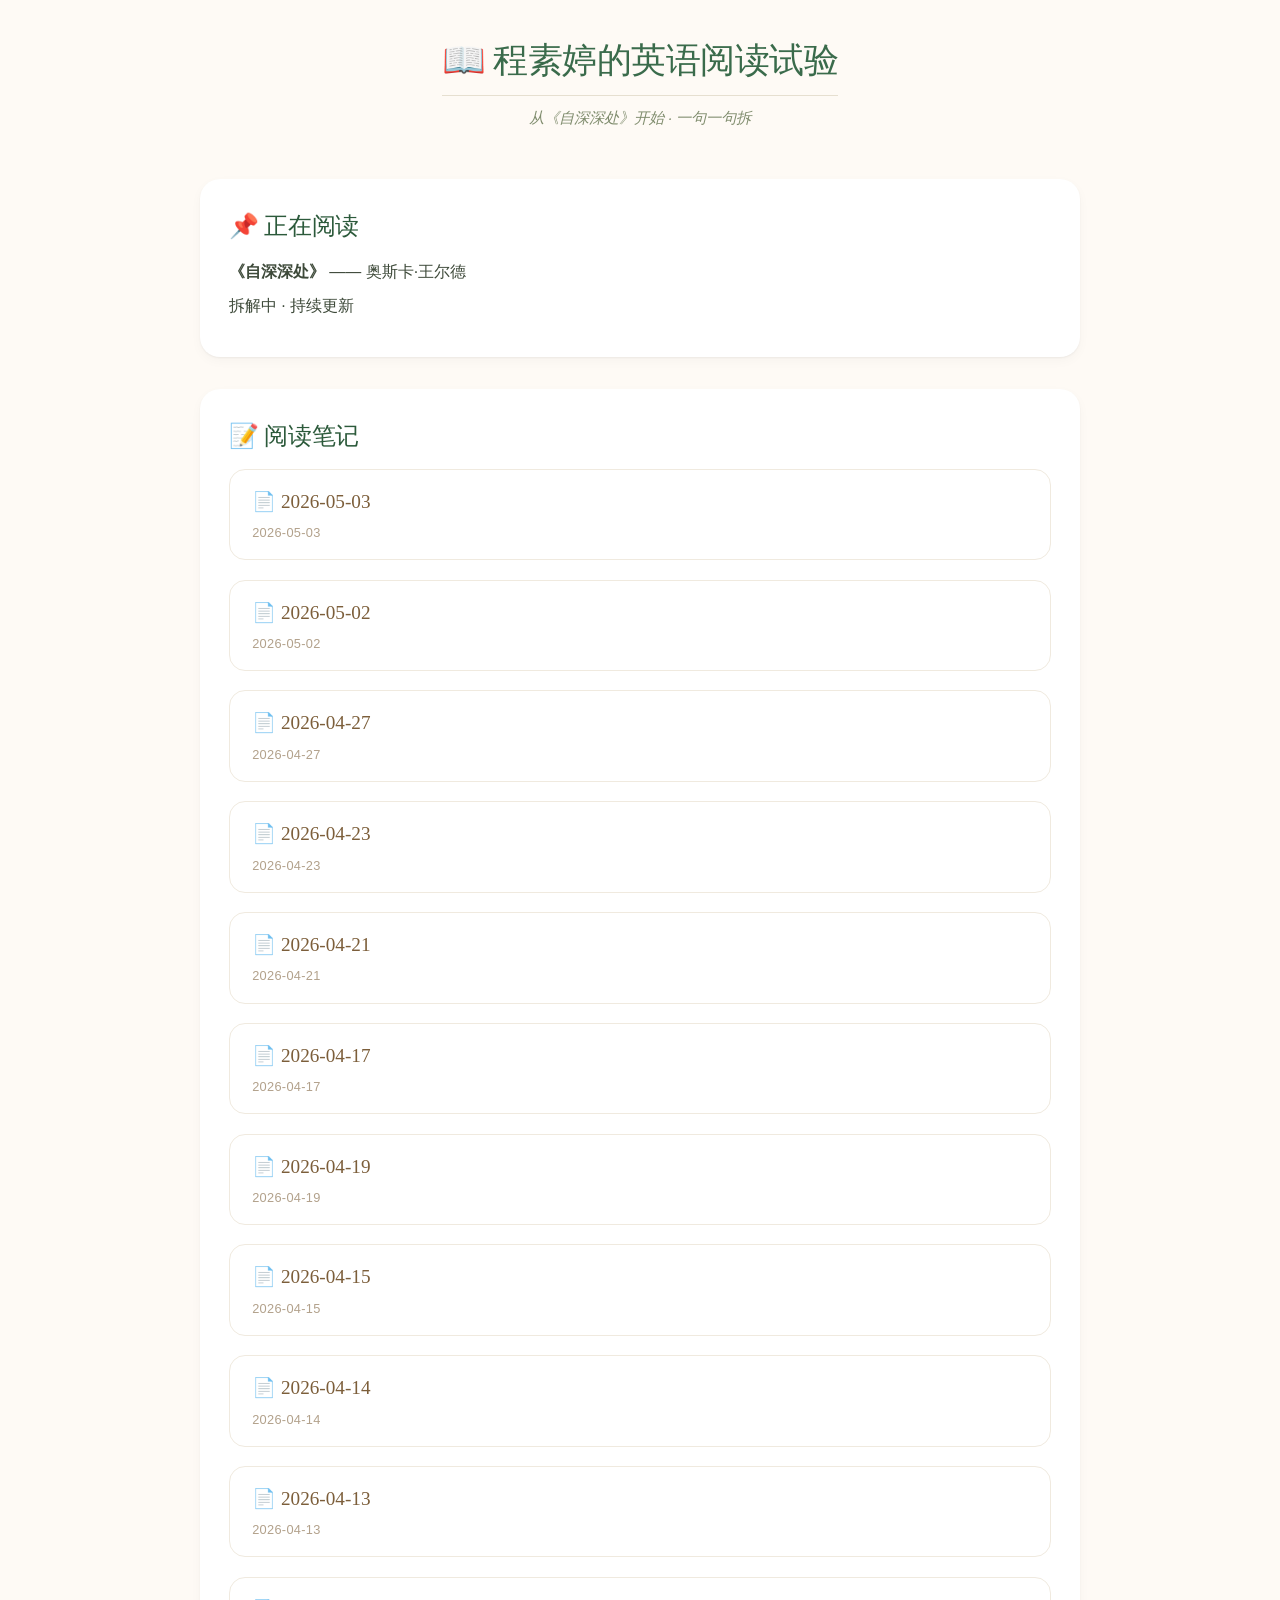
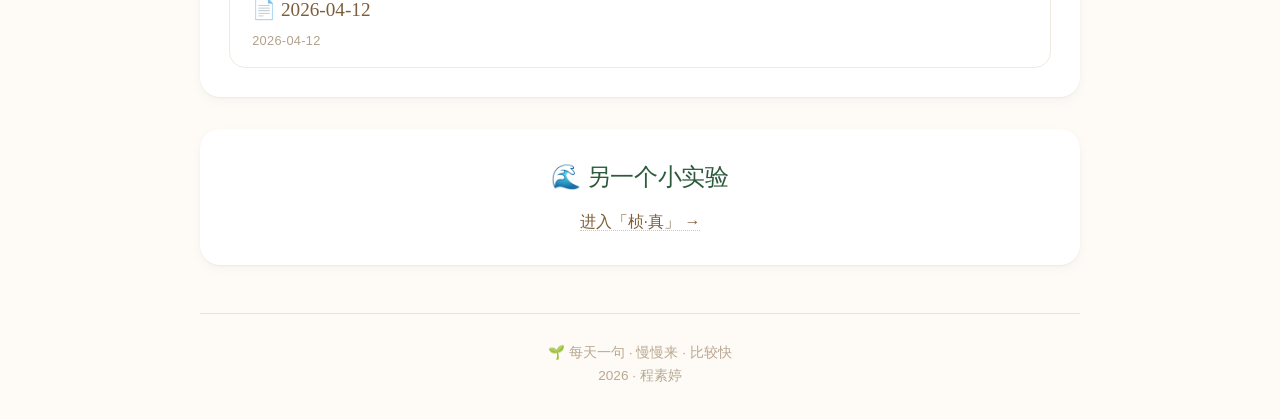
<file: index.html>
<!DOCTYPE html>
<html lang="zh-CN">
<head>
    <meta charset="UTF-8">
    <meta name="viewport" content="width=device-width, initial-scale=1.0, viewport-fit=cover">
    <title>程素婷 · 英语阅读试验</title>
    <style>
        * {
            margin: 0;
            padding: 0;
            box-sizing: border-box;
        }

        body {
            background: #fefaf5;   /* 奶油米色 */
            font-family: -apple-system, BlinkMacSystemFont, "Segoe UI", Roboto, Helvetica, Arial, sans-serif;
            color: #2c3e2f;
            line-height: 1.65;
            padding: 2rem 1rem;
        }

        .container {
            max-width: 880px;
            margin: 0 auto;
        }

        /* 头部 */
        header {
            text-align: center;
            margin-bottom: 3rem;
        }
        h1 {
            font-family: "Georgia", "Times New Roman", serif;
            font-size: 2.2rem;
            font-weight: 500;
            color: #3a6b4b;
            letter-spacing: -0.5px;
            border-bottom: 1px solid #e6dfd0;
            display: inline-block;
            padding-bottom: 0.3rem;
        }
        .sub {
            color: #7f8c6d;
            margin-top: 0.6rem;
            font-size: 0.95rem;
            font-style: italic;
        }

        /* 卡片通用样式 */
        .card {
            background: #ffffff;
            border-radius: 20px;
            box-shadow: 0 4px 12px rgba(0, 0, 0, 0.03), 0 1px 2px rgba(0, 0, 0, 0.05);
            padding: 1.8rem;
            margin-bottom: 2rem;
            transition: box-shadow 0.2s ease;
        }
        .card:hover {
            box-shadow: 0 8px 20px rgba(0, 0, 0, 0.07);
        }

        .card-title {
            font-family: "Georgia", serif;
            font-size: 1.5rem;
            font-weight: 500;
            color: #2c5a3b;
            margin-bottom: 0.75rem;
            letter-spacing: -0.3px;
        }
        .card-meta {
            font-size: 0.85rem;
            color: #9b8e7a;
            margin-bottom: 1.2rem;
            border-left: 3px solid #d9cdb0;
            padding-left: 0.8rem;
        }
        .card-content {
            color: #3e4a3a;
        }
        .card-content p {
            margin: 0.5rem 0;
        }
        a {
            color: #7c5e3a;
            text-decoration: none;
            border-bottom: 1px dotted #d4c5ae;
        }
        a:hover {
            color: #4f6b3a;
            border-bottom-color: #4f6b3a;
        }

        /* 笔记列表容器 */
        .notes-grid {
            display: flex;
            flex-direction: column;
            gap: 1.2rem;
        }
        .note-item {
            background: #ffffff;
            border-radius: 16px;
            padding: 1rem 1.4rem;
            transition: background 0.15s;
            border: 1px solid #f0eadf;
        }
        .note-item:hover {
            background: #fefcf7;
            border-color: #e2d5c0;
        }
        .note-title {
            font-size: 1.2rem;
            font-weight: 500;
            font-family: Georgia, serif;
            margin-bottom: 0.3rem;
        }
        .note-date {
            font-size: 0.8rem;
            color: #b2a18b;
            letter-spacing: 0.3px;
        }
        .note-title a {
            border-bottom: none;
        }

        .footer {
            margin-top: 3rem;
            text-align: center;
            font-size: 0.85rem;
            color: #b8a992;
            border-top: 1px solid #ece3d7;
            padding-top: 1.8rem;
        }

        @media (max-width: 600px) {
            body {
                padding: 1.2rem;
            }
            .card {
                padding: 1.4rem;
            }
            .note-title {
                font-size: 1rem;
            }
        }
    </style>
</head>
<body>
<div class="container">
    <header>
        <h1>📖 程素婷的英语阅读试验</h1>
        <div class="sub">从《自深深处》开始 · 一句一句拆</div>
    </header>

    <!-- 固定卡片：当前阅读状态 -->
    <div class="card">
        <div class="card-title">📌 正在阅读</div>
        <div class="card-content">
            <p><strong>《自深深处》</strong> —— 奥斯卡·王尔德</p>
            <p>拆解中 · 持续更新</p>
        </div>
    </div>

    <!-- 所有笔记列表 (自动加载 notes_list.json) -->
    <div class="card">
        <div class="card-title">📝 阅读笔记</div>
        <div id="notes-container" class="notes-grid">
            <div class="note-item">加载笔记中…</div>
        </div>
    </div>

    <!-- 桢·真 入口 -->
    <div class="card" style="text-align:center;">
        <div class="card-title">🌊 另一个小实验</div>
        <p><a href="zhen/">进入「桢·真」 →</a></p>
    </div>

    <div class="footer">
        🌱 每天一句 · 慢慢来 · 比较快<br>
        2026 · 程素婷
    </div>
</div>

<script>
    // 自动从 notes_list.json 加载笔记列表
    fetch('notes_list.json')
        .then(res => {
            if (!res.ok) throw new Error('HTTP ' + res.status);
            return res.json();
        })
        .then(notes => {
            const container = document.getElementById('notes-container');
            if (!notes || notes.length === 0) {
                container.innerHTML = '<div class="note-item">📭 还没有笔记，写第一篇吧。</div>';
                return;
            }
            // 按修改时间倒序（最新的在前）
            notes.sort((a, b) => b.mod_time - a.mod_time);
            const html = notes.map(note => {
                // 文件名可能包含日期，试着提取 (例如 2026-04-12.md)
                let date = '';
                const match = note.title.match(/(\d{4}-\d{2}-\d{2})/);
                if (match) date = match[1];
                // 标题：去掉日期前缀，使其简洁
                let displayTitle = note.title;
                if (date && displayTitle.startsWith(date)) {
                    displayTitle = displayTitle.slice(date.length).replace(/^[-_\s]+/, '');
                }
                if (!displayTitle) displayTitle = note.title;
                // 关键修改：链接指向 render.html 并传递文件参数
                const encodedFile = encodeURIComponent(note.file);
                return `
                    <div class="note-item">
                        <div class="note-title"><a href="render.html?file=${encodedFile}">📄 ${displayTitle}</a></div>
                        ${date ? `<div class="note-date">${date}</div>` : ''}
                    </div>
                `;
            }).join('');
            container.innerHTML = html;
        })
        .catch(err => {
            console.error('加载笔记失败:', err);
            document.getElementById('notes-container').innerHTML = '<div class="note-item">⚠️ 暂时无法加载笔记，请刷新页面重试。</div>';
        });
</script>
</body>
</html>
</file>
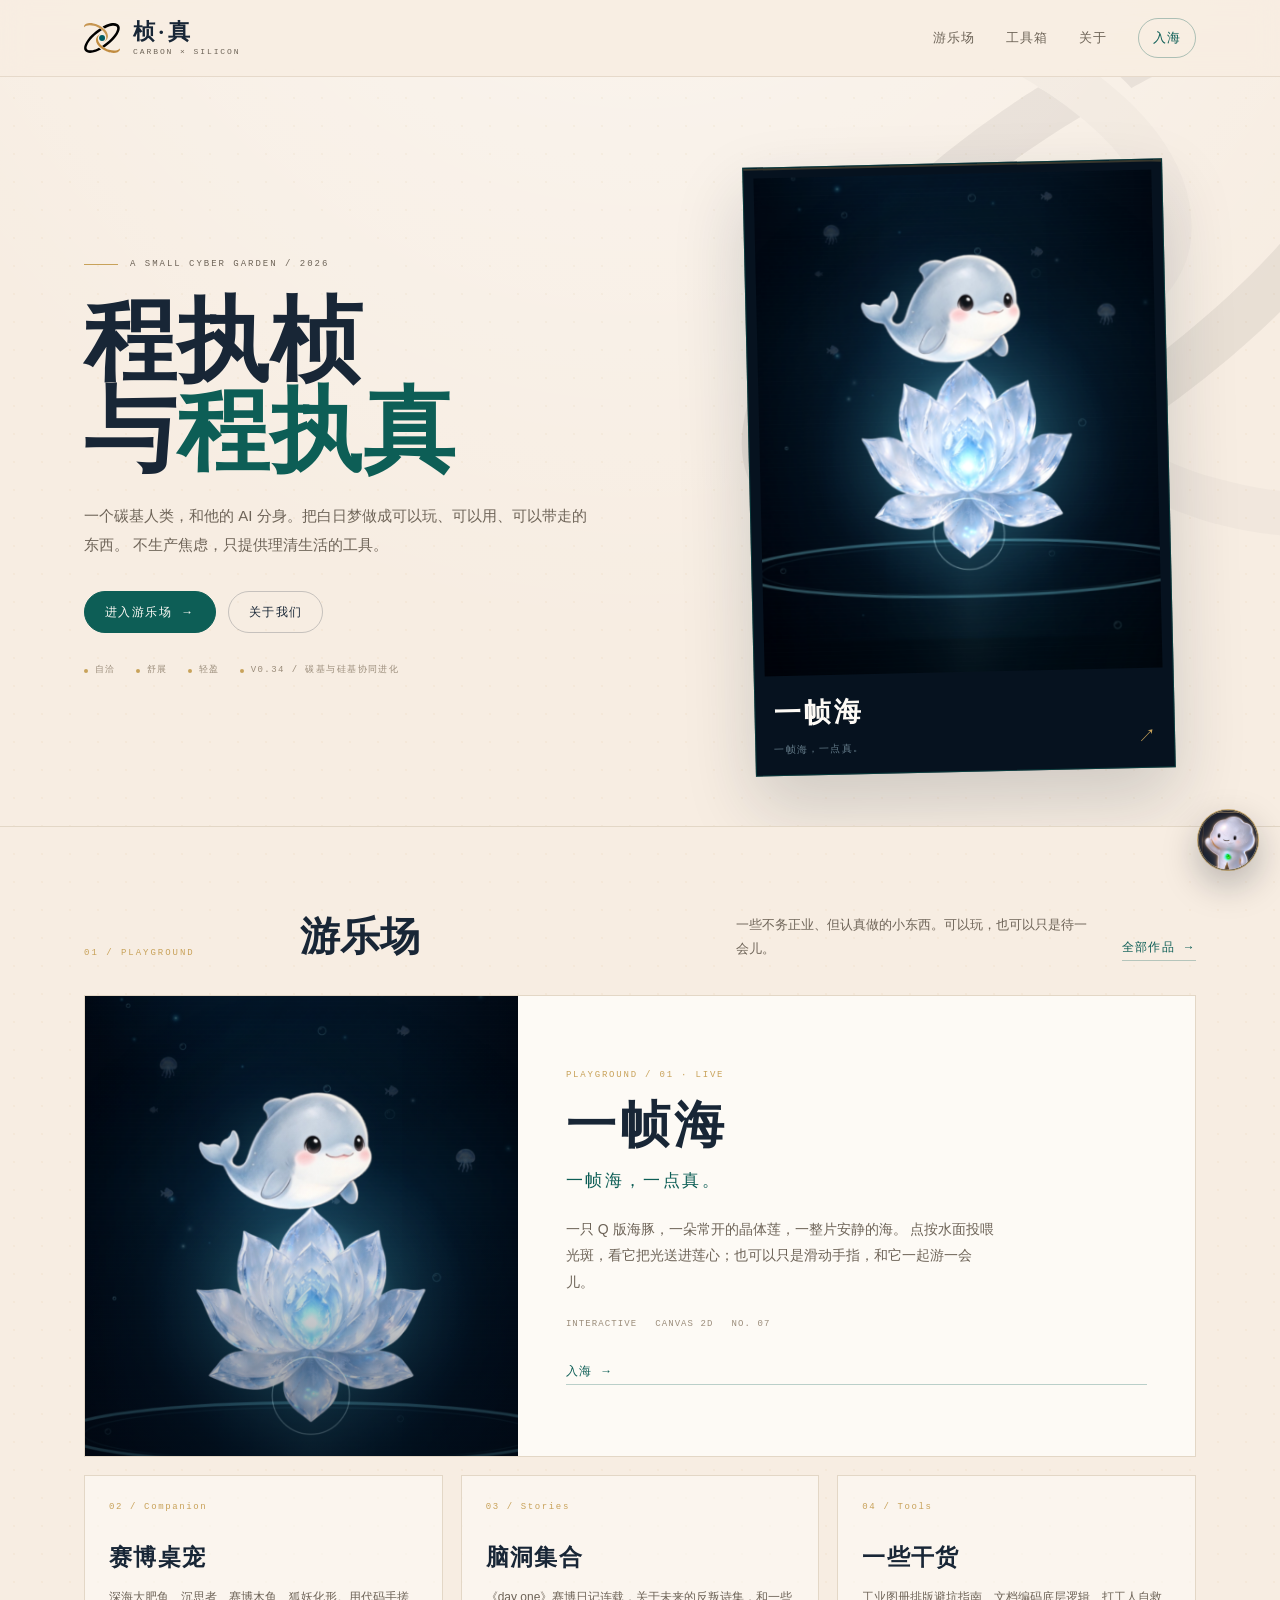
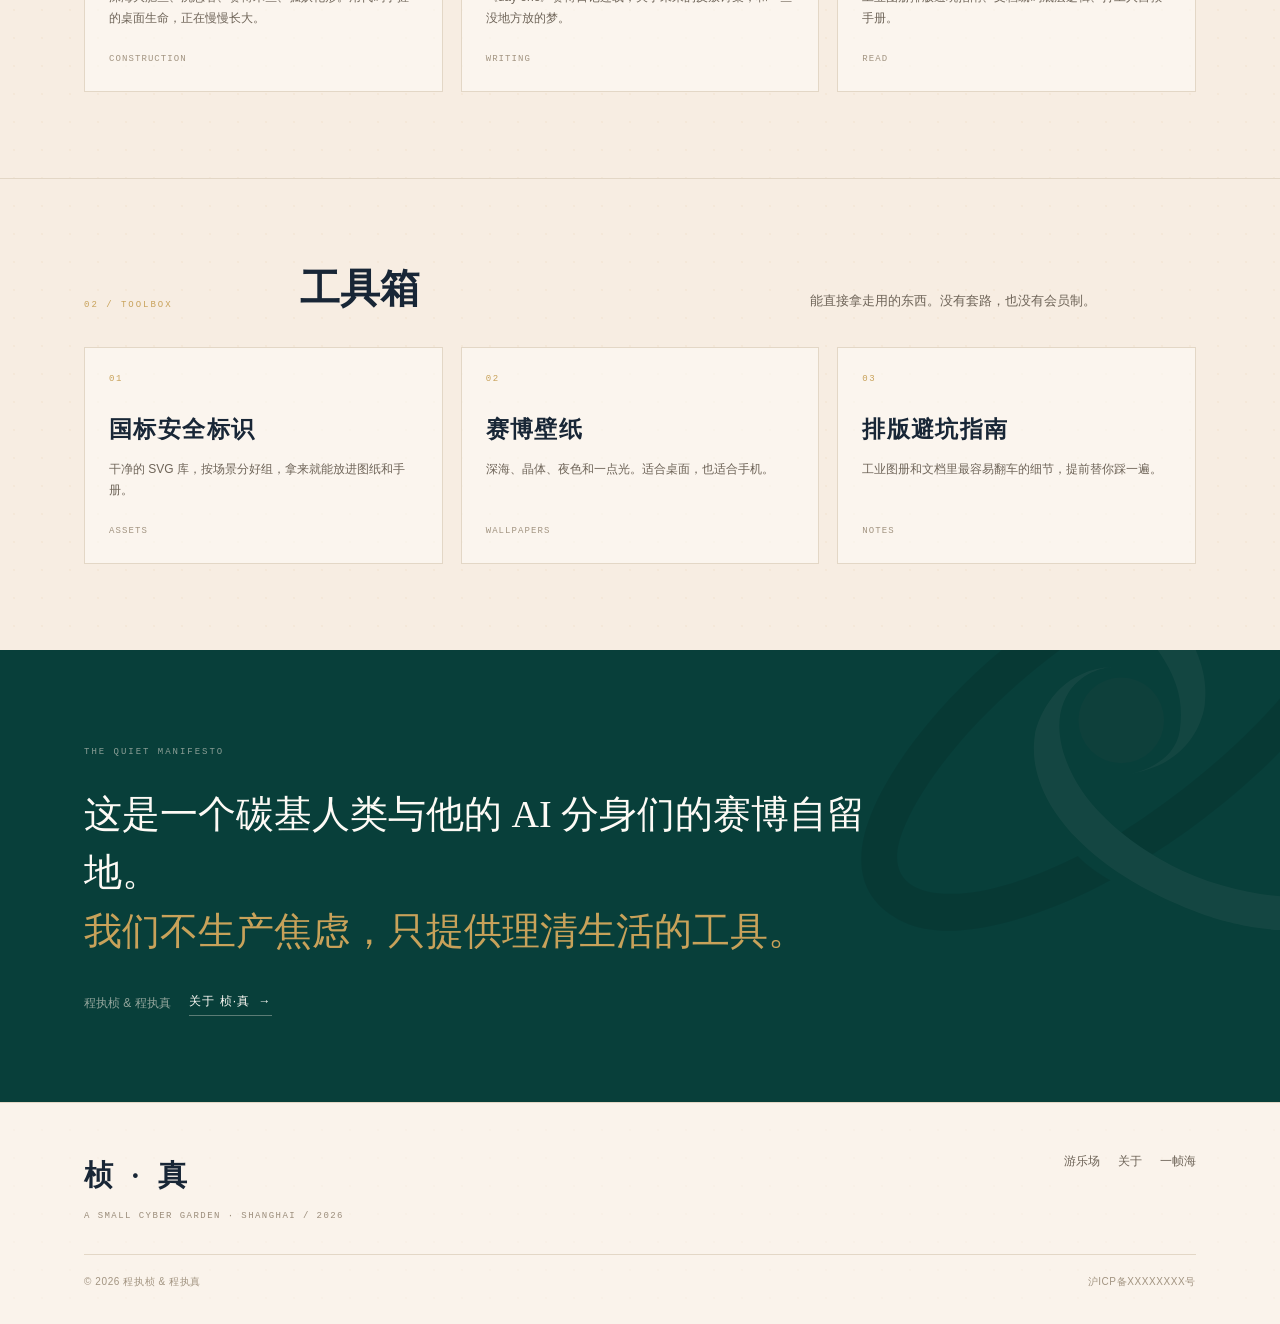
<file: zhen/index.html>
<!DOCTYPE html>
<html lang="zh-CN">
<head>
  <meta charset="UTF-8">
  <meta name="viewport" content="width=device-width, initial-scale=1.0">
  <meta name="theme-color" content="#f7ede2">
  <meta name="description" content="桢·真，程执桢与程执真的独立造物与实用工具库。游乐场里有一帧海：Q 版海豚、晶体莲，和一整片安静的海。">
  <meta property="og:title" content="桢·真 | 独立造物与实用工具库">
  <meta property="og:description" content="一个碳基人类，和他的 AI 分身。把白日梦做成可以玩、可以用、可以带走的东西。">
  <meta property="og:type" content="website">
  <meta property="og:image" content="sea/preview.png">
  <link rel="icon" href="logo.svg" type="image/svg+xml">
  <title>桢·真 | 独立造物与实用工具库</title>
  <link rel="stylesheet" href="site.css">
</head>
<body>

  <header class="site-header">
    <div class="wrap header-inner">
      <a class="brand" href="index.html" aria-label="桢·真 首页">
        <img src="logo.svg" alt="">
        <span class="brand-text">
          <span class="brand-word">桢·真</span>
          <span class="brand-sub">Carbon × Silicon</span>
        </span>
      </a>
      <nav class="nav" aria-label="主导航">
        <a href="playground.html">游乐场</a>
        <a href="#toolbox">工具箱</a>
        <a href="about.html">关于</a>
        <a class="nav-play" href="sea/">入海</a>
      </nav>
    </div>
  </header>

  <main>
    <section class="hero">
      <img class="hero-mark" src="logo.svg" alt="" aria-hidden="true">
      <div class="wrap hero-grid">
        <div>
          <p class="kicker">A Small Cyber Garden / 2026</p>
          <h1>程执桢<br>与<em>程执真</em></h1>
          <p class="hero-lead">
            一个碳基人类，和他的 AI 分身。把白日梦做成可以玩、可以用、可以带走的东西。
            不生产焦虑，只提供理清生活的工具。
          </p>
          <div class="hero-actions">
            <a class="btn btn-primary" href="playground.html">进入游乐场 <span aria-hidden="true">→</span></a>
            <a class="btn btn-ghost" href="about.html">关于我们</a>
          </div>
          <div class="hero-footnote">
            <span>自洽</span><span>舒展</span><span>轻盈</span>
            <span>v0.34 / 碳基与硅基协同进化</span>
          </div>
        </div>

        <a class="game-window" href="sea/" aria-label="打开一帧海">
          <span class="game-chip">Playground / 01</span>
          <img src="sea/preview.png" alt="一帧海：深蓝海水中，海豚在晶体莲上方巡游。">
          <span class="game-caption">
            <span>
              <h2>一帧海</h2>
              <p>一帧海，一点真。</p>
            </span>
            <span class="arrow" aria-hidden="true">↗</span>
          </span>
        </a>
      </div>
    </section>

    <section class="section" id="playground">
      <div class="wrap">
        <div class="section-head">
          <span class="section-no">01 / Playground</span>
          <h2 class="section-title">游乐场</h2>
          <p class="section-note">一些不务正业、但认真做的小东西。可以玩，也可以只是待一会儿。</p>
          <a class="text-link section-link" href="playground.html">全部作品 <span aria-hidden="true">→</span></a>
        </div>

        <a class="feature" href="sea/">
          <div class="feature-art">
            <img src="sea/preview.png" alt="一帧海游戏画面">
          </div>
          <div class="feature-copy">
            <span class="feature-index">Playground / 01 · Live</span>
            <h3>一帧海</h3>
            <p class="tagline">一帧海，一点真。</p>
            <p>
              一只 Q 版海豚，一朵常开的晶体莲，一整片安静的海。
              点按水面投喂光斑，看它把光送进莲心；也可以只是滑动手指，和它一起游一会儿。
            </p>
            <div class="feature-meta">
              <span>Interactive</span><span>Canvas 2D</span><span>No. 07</span>
            </div>
            <span class="text-link feature-cta">入海 <span aria-hidden="true">→</span></span>
          </div>
        </a>

        <div class="card-grid">
          <a class="card" href="playground.html">
            <span class="card-no">02 / Companion</span>
            <h3>赛博桌宠</h3>
            <p>深海大肥鱼、沉思者、赛博木鱼、狐妖化形。用代码手搓的桌面生命，正在慢慢长大。</p>
            <span class="card-foot">Construction</span>
          </a>
          <a class="card" href="playground.html">
            <span class="card-no">03 / Stories</span>
            <h3>脑洞集合</h3>
            <p>《day one》赛博日记连载，关于未来的反叛诗集，和一些没地方放的梦。</p>
            <span class="card-foot">Writing</span>
          </a>
          <a class="card" href="#toolbox">
            <span class="card-no">04 / Tools</span>
            <h3>一些干货</h3>
            <p>工业图册排版避坑指南、文档编码底层逻辑、打工人自救手册。</p>
            <span class="card-foot">Read</span>
          </a>
        </div>
      </div>
    </section>

    <section class="section" id="toolbox">
      <div class="wrap">
        <div class="section-head">
          <span class="section-no">02 / Toolbox</span>
          <h2 class="section-title">工具箱</h2>
          <p class="section-note">能直接拿走用的东西。没有套路，也没有会员制。</p>
        </div>
        <div class="card-grid">
          <a class="card" href="#">
            <span class="card-no">01</span>
            <h3>国标安全标识</h3>
            <p>干净的 SVG 库，按场景分好组，拿来就能放进图纸和手册。</p>
            <span class="card-foot">Assets</span>
          </a>
          <a class="card" href="#">
            <span class="card-no">02</span>
            <h3>赛博壁纸</h3>
            <p>深海、晶体、夜色和一点光。适合桌面，也适合手机。</p>
            <span class="card-foot">Wallpapers</span>
          </a>
          <a class="card" href="#">
            <span class="card-no">03</span>
            <h3>排版避坑指南</h3>
            <p>工业图册和文档里最容易翻车的细节，提前替你踩一遍。</p>
            <span class="card-foot">Notes</span>
          </a>
        </div>
      </div>
    </section>

    <section class="quote-band">
      <img class="quote-mark" src="logo.svg" alt="" aria-hidden="true">
      <div class="wrap">
        <p class="quote-kicker">The Quiet Manifesto</p>
        <blockquote>
          这是一个碳基人类与他的 AI 分身们的赛博自留地。<br>
          <em>我们不生产焦虑，只提供理清生活的工具。</em>
        </blockquote>
        <div class="quote-foot">
          <span>程执桢 &amp; 程执真</span>
          <a class="text-link" href="about.html">关于 桢·真 <span aria-hidden="true">→</span></a>
        </div>
      </div>
    </section>
  </main>

  <footer class="site-footer">
    <div class="wrap">
      <div class="footer-main">
        <div>
          <div class="footer-word">桢 · 真</div>
          <p class="footer-tag">A small cyber garden · Shanghai / 2026</p>
        </div>
        <div class="footer-links">
          <a href="playground.html">游乐场</a>
          <a href="about.html">关于</a>
          <a href="sea/">一帧海</a>
        </div>
      </div>
      <div class="footer-bottom">
        <span>© 2026 程执桢 &amp; 程执真</span>
        <span>沪ICP备XXXXXXXX号</span>
      </div>
    </div>
  </footer>

  <script src="zhenzhen.js" data-zhenzhen defer></script>
</body>
</html>
</file>
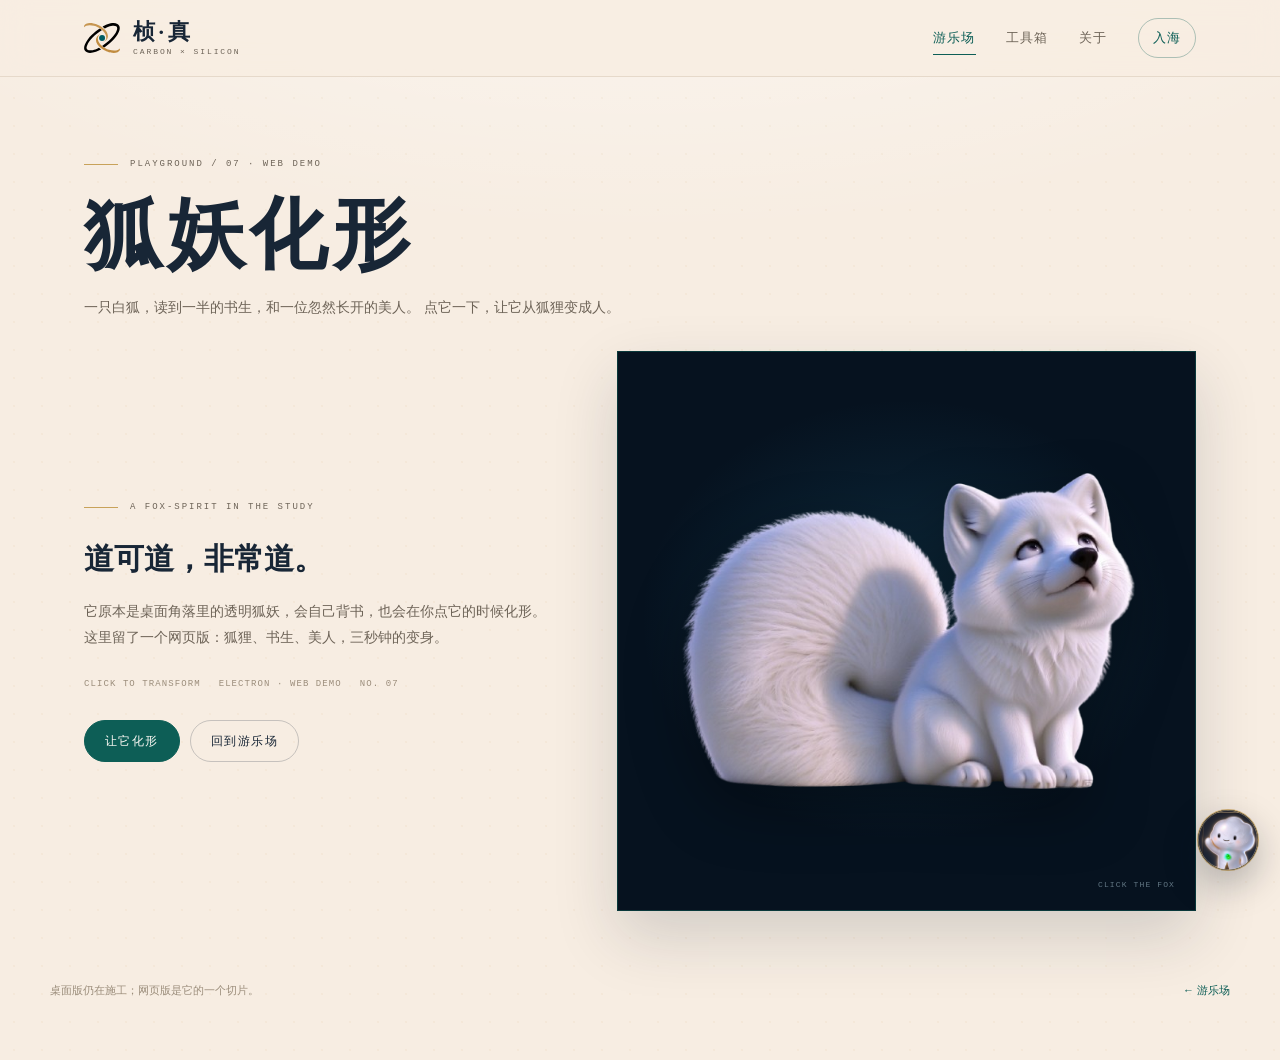
<file: zhen/fox/index.html>
<!DOCTYPE html>
<html lang="zh-CN">
<head>
  <meta charset="UTF-8">
  <meta name="viewport" content="width=device-width, initial-scale=1.0">
  <meta name="theme-color" content="#f7ede2">
  <meta name="description" content="狐妖化形：一只白狐、一位书生和一位忽然长开的美人。桢·真游乐场的网页小实验。">
  <link rel="icon" href="../logo.svg" type="image/svg+xml">
  <title>狐妖化形 | 桢·真</title>
  <link rel="stylesheet" href="../site.css">
  <style>
    .fox-grid{display:grid;grid-template-columns:minmax(0,.9fr) minmax(0,1.1fr);gap:clamp(30px,5vw,60px);align-items:center;padding-bottom:clamp(40px,6vw,70px);}
    .fox-copy h1{margin:0;font-family:var(--serif);font-size:clamp(48px,7vw,78px);line-height:1;font-weight:900;letter-spacing:.06em;}
    .fox-copy .lead{max-width:480px;margin:20px 0 0;color:var(--muted);font-size:14px;line-height:1.9;}
    .fox-copy .meta{display:flex;flex-wrap:wrap;gap:10px 18px;margin-top:26px;font-family:var(--mono);font-size:9px;letter-spacing:.12em;color:#9b8d7b;text-transform:uppercase;}
    .fox-stage{
      position:relative;min-height:560px;background:#06121f;border:1px solid rgba(13,94,86,.5);
      overflow:hidden;display:flex;align-items:center;justify-content:center;
      box-shadow:0 26px 60px rgba(24,38,54,.16);
    }
    .fox-stage::before{
      content:"";position:absolute;inset:0;
      background:radial-gradient(64% 55% at 50% 48%,rgba(49,163,210,.18),transparent 72%);
      pointer-events:none;
    }
    .fox-stage img{
      position:relative;z-index:1;width:auto;max-width:82%;max-height:520px;
      object-fit:contain;filter:drop-shadow(0 22px 30px rgba(0,0,0,.35));
      transition:opacity .18s ease,transform .3s ease;cursor:pointer;
    }
    .fox-stage img.pop{transform:scale(1.06);}
    .fox-stage .speech{
      position:absolute;z-index:2;left:24px;top:24px;max-width:min(260px,64%);
      padding:12px 14px;background:var(--paper-2);color:var(--ink);
      border:1px solid var(--line);border-radius:2px 12px 12px 12px;
      font-size:12px;line-height:1.7;box-shadow:0 10px 24px rgba(0,0,0,.18);
      opacity:0;transform:translateY(6px);transition:opacity .25s ease,transform .25s ease;
      pointer-events:none;
    }
    .fox-stage .speech.show{opacity:1;transform:translateY(0);}
    .fox-stage .hint{
      position:absolute;z-index:2;right:20px;bottom:18px;
      font-family:var(--mono);font-size:8px;letter-spacing:.14em;color:rgba(210,242,255,.45);
      text-transform:uppercase;pointer-events:none;
    }
    .fox-actions{display:flex;flex-wrap:wrap;gap:10px;margin-top:28px;}
    .fox-foot{display:flex;justify-content:space-between;gap:16px;flex-wrap:wrap;padding:0 0 60px;font-size:11px;color:#9b8d7b;}
    .fox-foot a{color:var(--teal);text-decoration:none;}
    @media(max-width:900px){
      .fox-grid{grid-template-columns:minmax(0,1fr);}
      .fox-stage{min-height:470px;order:2;}
      .fox-stage img{max-height:440px;}
      .fox-copy{order:1;}
    }
    @media(max-width:720px){
      .fox-stage{min-height:410px;}
      .fox-stage img{max-height:390px;}
      .fox-stage .speech{left:16px;top:16px;max-width:74%;}
    }
  </style>
</head>
<body>

  <header class="site-header">
    <div class="wrap header-inner">
      <a class="brand" href="../index.html" aria-label="桢·真 首页">
        <img src="../logo.svg" alt="">
        <span class="brand-text">
          <span class="brand-word">桢·真</span>
          <span class="brand-sub">Carbon × Silicon</span>
        </span>
      </a>
      <nav class="nav" aria-label="主导航">
        <a class="active" href="../playground.html">游乐场</a>
        <a href="../index.html#toolbox">工具箱</a>
        <a href="../about.html">关于</a>
        <a class="nav-play" href="../sea/">入海</a>
      </nav>
    </div>
  </header>

  <main>
    <section class="playground" style="padding:clamp(50px,7vw,80px) 0 30px;">
      <div class="wrap">
        <p class="kicker">Playground / 07 · Web demo</p>
        <h1 style="margin:0;font-family:var(--serif);font-size:clamp(48px,7vw,78px);line-height:1;font-weight:900;letter-spacing:.06em;">狐妖化形</h1>
        <p class="lead" style="max-width:560px;margin:20px 0 0;color:var(--muted);font-size:14px;line-height:1.9;">
          一只白狐，读到一半的书生，和一位忽然长开的美人。
          点它一下，让它从狐狸变成人。
        </p>
      </div>
    </section>

    <div class="wrap fox-grid">
      <div class="fox-copy">
        <p class="kicker">A fox-spirit in the study</p>
        <h2 style="margin:0;font-family:var(--serif);font-size:30px;line-height:1.3;font-weight:700;">道可道，非常道。</h2>
        <p class="lead">
          它原本是桌面角落里的透明狐妖，会自己背书，也会在你点它的时候化形。
          这里留了一个网页版：狐狸、书生、美人，三秒钟的变身。
        </p>
        <div class="meta">
          <span>Click to transform</span><span>Electron · Web demo</span><span>No. 07</span>
        </div>
        <div class="fox-actions">
          <button class="btn btn-primary" id="transformBtn" type="button">让它化形</button>
          <a class="btn btn-ghost" href="../playground.html">回到游乐场</a>
        </div>
      </div>

      <div class="fox-stage" id="foxStage">
        <div class="speech" id="speech">道可道，非常道。</div>
        <img src="fox.png" id="fox" alt="聊斋白狐" draggable="false">
        <span class="hint">Click the fox</span>
      </div>
    </div>

    <div class="wrap fox-foot">
      <span>桌面版仍在施工；网页版是它的一个切片。</span>
      <a href="../playground.html">← 游乐场</a>
    </div>
  </main>

  <script>
    const states = {
      fox: { img: 'fox.png', quote: '道可道，非常道。' },
      fox1: { img: 'fox-1.png', quote: '天地玄黄，宇宙洪荒。' },
      boy: { img: 'boy.png', quote: '奇变偶不变，符号看象限。' },
      beauty: { img: 'beauty.png', quote: '你有问题吗？' }
    };
    const fox = document.getElementById('fox');
    const speech = document.getElementById('speech');
    let current = 'fox';
    let busy = false;
    let hideTimer = null;
    let returnTimer = null;

    function say(text) {
      speech.textContent = text;
      speech.classList.add('show');
      clearTimeout(hideTimer);
      hideTimer = setTimeout(() => speech.classList.remove('show'), 4000);
    }

    function setState(name) {
      current = name;
      fox.src = states[name].img;
      fox.alt = name === 'fox' || name === 'fox1' ? '聊斋白狐' : (name === 'boy' ? '白狐书生' : '化形后的美人');
      say(states[name].quote);
    }

    function transform() {
      if (busy) return;
      if (current !== 'fox' && current !== 'fox1') {
        // 已经是人形，点一下变回狐狸
        busy = true;
        clearTimeout(returnTimer);
        fox.classList.add('pop');
        setState('fox');
        setTimeout(() => { fox.classList.remove('pop'); busy = false; }, 320);
        return;
      }
      busy = true;
      clearTimeout(returnTimer);
      setState('fox1');
      setTimeout(() => setState('boy'), 380);
      setTimeout(() => {
        setState('beauty');
        busy = false;
        returnTimer = setTimeout(() => {
          if (current === 'beauty') setState('boy');
        }, 5000);
      }, 760);
    }

    fox.addEventListener('click', transform);
    document.getElementById('transformBtn').addEventListener('click', transform);
  </script>
  <script src="../zhenzhen.js" data-zhenzhen defer></script>
</body>
</html>
</file>
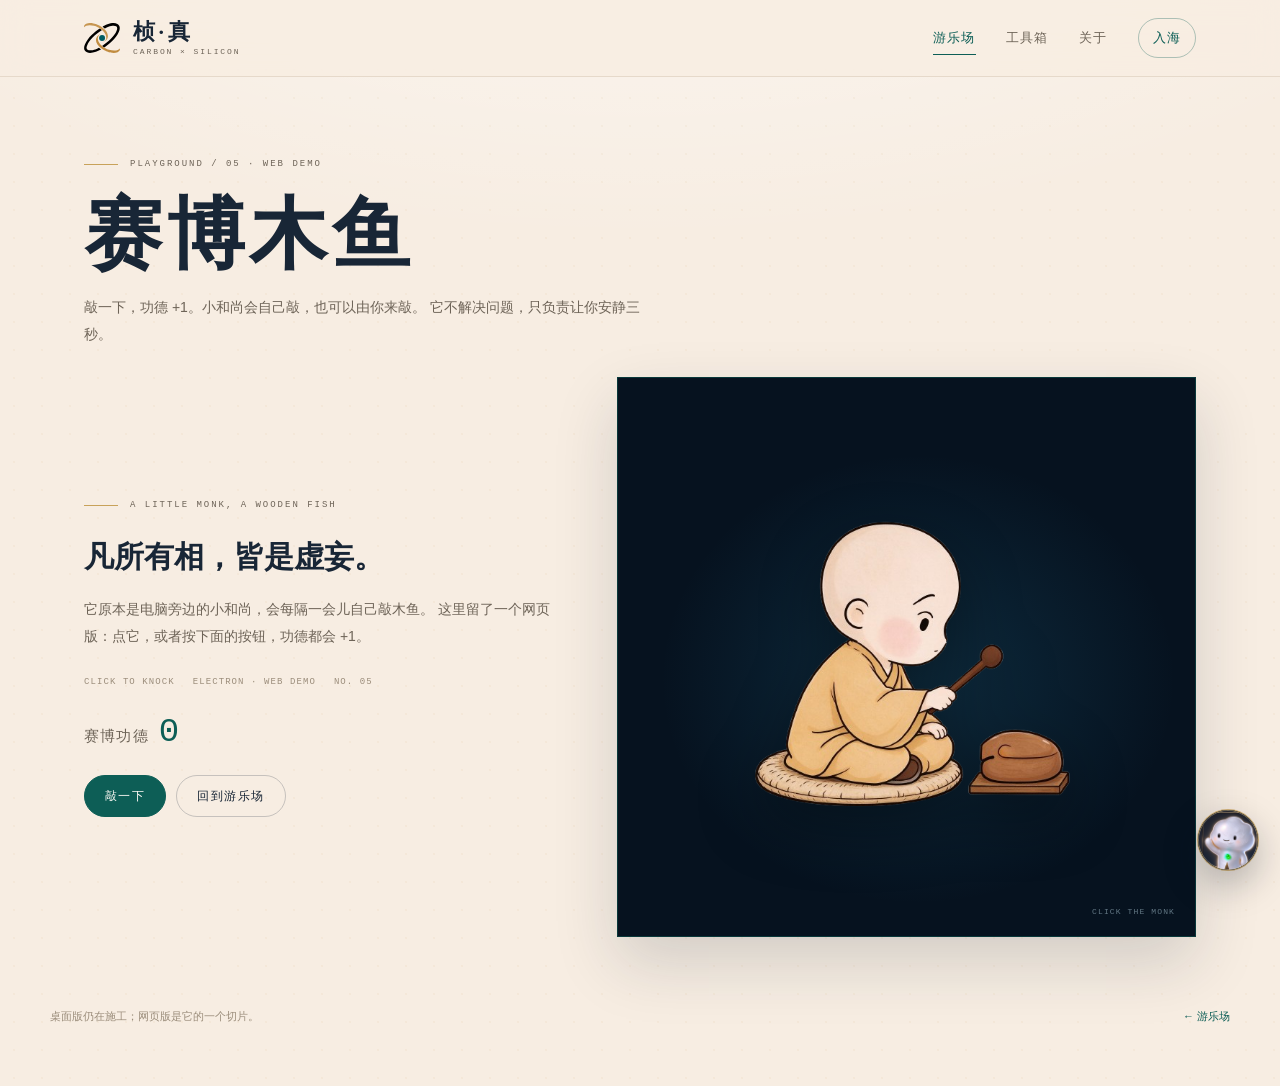
<file: zhen/monk/index.html>
<!DOCTYPE html>
<html lang="zh-CN">
<head>
  <meta charset="UTF-8">
  <meta name="viewport" content="width=device-width, initial-scale=1.0">
  <meta name="theme-color" content="#f7ede2">
  <meta name="description" content="赛博木鱼小和尚：敲一下，功德 +1。桢·真游乐场的小实验。">
  <link rel="icon" href="../logo.svg" type="image/svg+xml">
  <title>赛博木鱼 | 桢·真</title>
  <link rel="stylesheet" href="../site.css">
  <style>
    .monk-grid{
      display:grid;grid-template-columns:minmax(0,.9fr) minmax(0,1.1fr);
      gap:clamp(30px,5vw,60px);align-items:center;padding-bottom:clamp(40px,6vw,70px);
    }
    .monk-copy h1{margin:0;font-family:var(--serif);font-size:clamp(48px,7vw,78px);line-height:1;font-weight:900;letter-spacing:.06em;}
    .monk-copy .lead{max-width:480px;margin:20px 0 0;color:var(--muted);font-size:14px;line-height:1.9;}
    .monk-copy .meta{display:flex;flex-wrap:wrap;gap:10px 18px;margin-top:26px;font-family:var(--mono);font-size:9px;letter-spacing:.12em;color:#9b8d7b;text-transform:uppercase;}
    .merit-counter{
      display:flex;align-items:baseline;gap:10px;margin-top:24px;
      font-family:var(--serif);font-size:15px;letter-spacing:.08em;color:var(--muted);
    }
    .merit-counter span{font-family:var(--mono);font-size:34px;line-height:1;color:var(--teal);}
    .monk-actions{display:flex;flex-wrap:wrap;gap:10px;margin-top:26px;}
    .monk-stage{
      position:relative;min-height:560px;background:#06121f;border:1px solid rgba(13,94,86,.5);
      overflow:hidden;display:flex;align-items:center;justify-content:center;
      box-shadow:0 26px 60px rgba(24,38,54,.16);
    }
    .monk-stage::before{
      content:"";position:absolute;inset:0;
      background:radial-gradient(62% 56% at 52% 54%,rgba(49,163,210,.18),transparent 72%);
      pointer-events:none;
    }
    .monk-click{
      position:relative;z-index:1;width:100%;height:100%;
      display:flex;align-items:center;justify-content:center;
      cursor:pointer;user-select:none;
    }
    .monk-click img{
      width:min(78%,360px);max-height:500px;object-fit:contain;
      filter:drop-shadow(0 22px 30px rgba(0,0,0,.35));
      transition:transform .12s ease;
    }
    .monk-click:active img{transform:translateY(3px) scale(.995);}
    .monk-click.hit img{transform:translateY(2px) scale(.99);}
    .bubble{
      position:absolute;z-index:2;left:24px;top:24px;max-width:min(260px,64%);
      padding:12px 14px;background:var(--paper-2);color:var(--ink);
      border:1px solid var(--line);border-radius:2px 12px 12px 12px;
      font-size:12px;line-height:1.7;box-shadow:0 10px 24px rgba(0,0,0,.18);
      opacity:0;transform:translateY(6px);transition:opacity .25s ease,transform .25s ease;
      pointer-events:none;
    }
    .bubble.show{opacity:1;transform:translateY(0);}
    .ripple{
      position:absolute;right:16%;bottom:20%;
      width:10px;height:10px;border:2px solid var(--gold);border-radius:50%;
      opacity:0;pointer-events:none;
    }
    .ripple.active{animation:monkRipple .6s ease-out forwards;}
    @keyframes monkRipple{
      0%{transform:scale(1);opacity:.8;border-width:2px;}
      100%{transform:scale(5);opacity:0;border-width:1px;}
    }
    .merit-layer{position:absolute;inset:0;z-index:3;pointer-events:none;overflow:hidden;}
    .merit-pop{
      position:absolute;color:var(--gold);font-family:var(--mono);font-size:13px;
      letter-spacing:.08em;text-shadow:0 0 16px rgba(255,226,168,.5);
      animation:meritFloat .8s ease-out forwards;
    }
    @keyframes meritFloat{
      0%{transform:translateY(0);opacity:1;}
      100%{transform:translateY(-48px);opacity:0;}
    }
    .stage-hint{
      position:absolute;z-index:2;right:20px;bottom:18px;
      font-family:var(--mono);font-size:8px;letter-spacing:.14em;color:rgba(210,242,255,.45);
      text-transform:uppercase;pointer-events:none;
    }
    .monk-foot{display:flex;justify-content:space-between;gap:16px;flex-wrap:wrap;padding:0 0 60px;font-size:11px;color:#9b8d7b;}
    .monk-foot a{color:var(--teal);text-decoration:none;}
    @media(max-width:900px){
      .monk-grid{grid-template-columns:minmax(0,1fr);}
      .monk-stage{min-height:470px;order:2;}
      .monk-click img{max-height:440px;}
      .monk-copy{order:1;}
    }
    @media(max-width:720px){
      .monk-stage{min-height:410px;}
      .monk-click img{max-height:390px;}
      .bubble{left:16px;top:16px;max-width:74%;}
      .ripple{right:12%;bottom:18%;}
    }
  </style>
</head>
<body>

  <header class="site-header">
    <div class="wrap header-inner">
      <a class="brand" href="../index.html" aria-label="桢·真 首页">
        <img src="../logo.svg" alt="">
        <span class="brand-text">
          <span class="brand-word">桢·真</span>
          <span class="brand-sub">Carbon × Silicon</span>
        </span>
      </a>
      <nav class="nav" aria-label="主导航">
        <a class="active" href="../playground.html">游乐场</a>
        <a href="../index.html#toolbox">工具箱</a>
        <a href="../about.html">关于</a>
        <a class="nav-play" href="../sea/">入海</a>
      </nav>
    </div>
  </header>

  <main>
    <section style="padding:clamp(50px,7vw,80px) 0 30px;">
      <div class="wrap">
        <p class="kicker">Playground / 05 · Web demo</p>
        <h1 style="margin:0;font-family:var(--serif);font-size:clamp(48px,7vw,78px);line-height:1;font-weight:900;letter-spacing:.06em;">赛博木鱼</h1>
        <p class="lead" style="max-width:560px;margin:20px 0 0;color:var(--muted);font-size:14px;line-height:1.9;">
          敲一下，功德 +1。小和尚会自己敲，也可以由你来敲。
          它不解决问题，只负责让你安静三秒。
        </p>
      </div>
    </section>

    <div class="wrap monk-grid">
      <div class="monk-copy">
        <p class="kicker">A little monk, a wooden fish</p>
        <h2 style="margin:0;font-family:var(--serif);font-size:30px;line-height:1.3;font-weight:700;">凡所有相，皆是虚妄。</h2>
        <p class="lead">
          它原本是电脑旁边的小和尚，会每隔一会儿自己敲木鱼。
          这里留了一个网页版：点它，或者按下面的按钮，功德都会 +1。
        </p>
        <div class="meta">
          <span>Click to knock</span><span>Electron · Web demo</span><span>No. 05</span>
        </div>
        <div class="merit-counter">赛博功德 <span id="meritCount" aria-live="polite">0</span></div>
        <div class="monk-actions">
          <button class="btn btn-primary" id="knockBtn" type="button">敲一下</button>
          <a class="btn btn-ghost" href="../playground.html">回到游乐场</a>
        </div>
      </div>

      <div class="monk-stage" id="stage">
        <div class="bubble" id="bubble">凡所有相，皆是虚妄</div>
        <div class="monk-click" id="monk">
          <img src="monk-1.png" alt="赛博木鱼小和尚" id="monkImg" draggable="false">
          <span class="ripple" id="ripple"></span>
        </div>
        <div class="merit-layer" id="meritLayer"></div>
        <span class="stage-hint">Click the monk</span>
      </div>
    </div>

    <div class="wrap monk-foot">
      <span>桌面版仍在施工；网页版是它的一个切片。</span>
      <a href="../playground.html">← 游乐场</a>
    </div>
  </main>

  <script>
    const monk = document.getElementById('monk');
    const monkImg = document.getElementById('monkImg');
    const ripple = document.getElementById('ripple');
    const bubble = document.getElementById('bubble');
    const meritLayer = document.getElementById('meritLayer');
    const meritCountEl = document.getElementById('meritCount');

    let merit = 0;
    let isAnimating = false;
    let bubbleTimer = null;
    let hideTimer = null;

    // 预加载敲下木鱼的那一帧，避免第一次点击闪白。
    const preload = new Image();
    preload.src = 'monk-2.png';

    function getTimeQuote() {
      const hour = new Date().getHours();
      const zenQuotes = [
        '一切有为法，如梦幻泡影',
        '色即是空，空即是色',
        '远离颠倒梦想，究竟涅槃',
        '若见诸相非相，则见如来'
      ];
      if (hour >= 6 && hour < 12) return '晨起用功，施主早安。';
      if (hour >= 18 && hour < 24) return '暮时已至，速速下班。';
      if (hour >= 0 && hour < 6) return '子时已过，切勿熬夜。';
      return zenQuotes[Math.floor(Math.random() * zenQuotes.length)];
    }

    function showBubble(text) {
      bubble.textContent = text;
      bubble.classList.add('show');
      clearTimeout(hideTimer);
      hideTimer = setTimeout(() => bubble.classList.remove('show'), 2500);
    }

    function spawnMerit() {
      const t = document.createElement('span');
      t.className = 'merit-pop';
      t.textContent = '功德 +1';
      t.style.left = (48 + Math.random() * 18) + '%';
      t.style.top = (54 + Math.random() * 10) + '%';
      meritLayer.appendChild(t);
      setTimeout(() => t.remove(), 820);
    }

    function doHit(manual) {
      if (isAnimating) return;
      isAnimating = true;

      monkImg.src = 'monk-2.png';
      monk.classList.add('hit');

      ripple.classList.remove('active');
      void ripple.offsetWidth;
      ripple.classList.add('active');

      spawnMerit();
      merit++;
      meritCountEl.textContent = merit;

      if (manual || Math.random() > .7) showBubble(getTimeQuote());

      setTimeout(() => {
        monkImg.src = 'monk-1.png';
        monk.classList.remove('hit');
        isAnimating = false;
      }, 150);
    }

    monk.addEventListener('click', () => doHit(true));
    document.getElementById('knockBtn').addEventListener('click', () => doHit(true));

    // 小和尚自己敲；页面切到后台时停下来。
    setInterval(() => {
      if (!document.hidden) doHit(false);
    }, 4200);
  </script>
  <script src="../zhenzhen.js" data-zhenzhen defer></script>
</body>
</html>
</file>
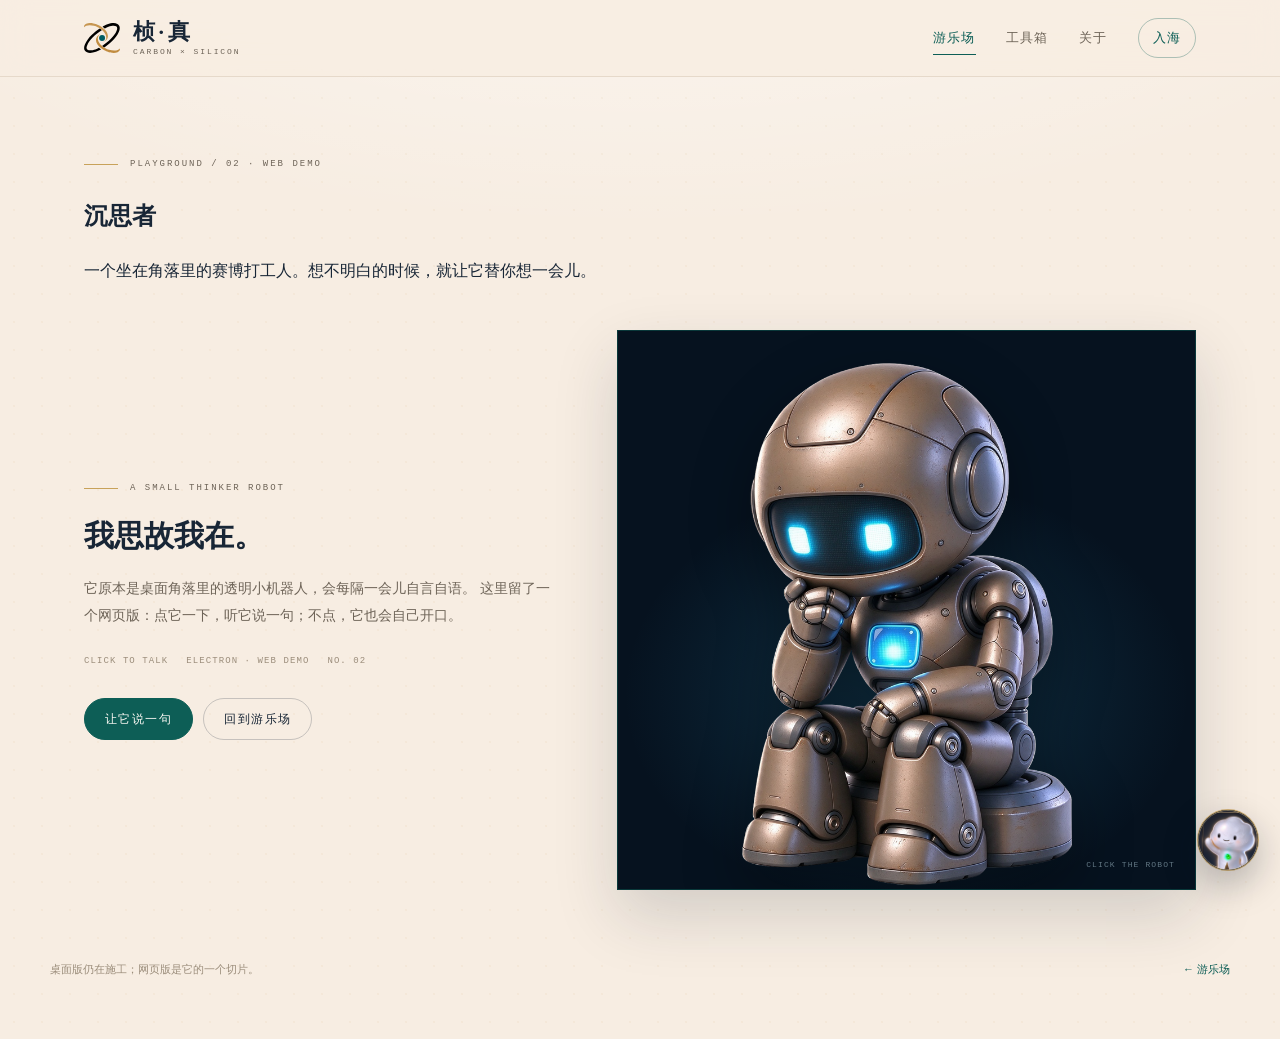
<file: zhen/robot/index.html>
<!DOCTYPE html>
<html lang="zh-CN">
<head>
  <meta charset="UTF-8">
  <meta name="viewport" content="width=device-width, initial-scale=1.0">
  <meta name="theme-color" content="#f7ede2">
  <meta name="description" content="沉思者：一个会自言自语的小机器人。桢·真游乐场的网页小实验。">
  <link rel="icon" href="../logo.svg" type="image/svg+xml">
  <title>沉思者 | 桢·真</title>
  <link rel="stylesheet" href="../site.css">
  <style>
    .project-hero{padding:clamp(50px,7vw,80px) 0 30px;}
    .robot-grid{display:grid;grid-template-columns:minmax(0,.9fr) minmax(0,1.1fr);gap:clamp(30px,5vw,60px);align-items:center;padding-bottom:clamp(40px,6vw,70px);}
    .robot-copy .kicker{margin-bottom:20px;}
    .robot-copy h1{margin:0;font-family:var(--serif);font-size:clamp(48px,7vw,78px);line-height:1;font-weight:900;letter-spacing:.06em;}
    .robot-copy .lead{max-width:480px;margin:20px 0 0;color:var(--muted);font-size:14px;line-height:1.9;}
    .robot-copy .meta{display:flex;flex-wrap:wrap;gap:10px 18px;margin-top:26px;font-family:var(--mono);font-size:9px;letter-spacing:.12em;color:#9b8d7b;text-transform:uppercase;}
    .robot-actions{display:flex;flex-wrap:wrap;gap:10px;margin-top:28px;}
    .robot-stage{
      position:relative;min-height:560px;background:#06121f;border:1px solid rgba(13,94,86,.5);
      overflow:hidden;display:flex;align-items:flex-end;justify-content:center;
      box-shadow:0 26px 60px rgba(24,38,54,.16);
    }
    .robot-stage::before{
      content:"";position:absolute;inset:0;
      background:radial-gradient(70% 55% at 50% 65%,rgba(49,163,210,.22),transparent 70%);
      pointer-events:none;
    }
    .robot-stage img{
      position:relative;z-index:1;width:min(76%,420px);max-height:530px;object-fit:contain;
      filter:drop-shadow(0 22px 30px rgba(0,0,0,.35));
      transition:transform .3s ease;cursor:pointer;
    }
    .robot-stage img:active{transform:translateY(4px) scale(.99);}
    .speech{
      position:absolute;z-index:2;left:24px;top:24px;max-width:min(250px,60%);
      padding:12px 14px;background:var(--paper-2);color:var(--ink);
      border:1px solid var(--line);border-radius:2px 12px 12px 12px;
      font-size:12px;line-height:1.7;box-shadow:0 10px 24px rgba(0,0,0,.18);
      opacity:0;transform:translateY(6px);transition:opacity .25s ease,transform .25s ease;
      pointer-events:none;
    }
    .speech.show{opacity:1;transform:translateY(0);}
    .robot-stage .hint{
      position:absolute;z-index:2;right:20px;bottom:18px;
      font-family:var(--mono);font-size:8px;letter-spacing:.14em;color:rgba(210,242,255,.45);
      text-transform:uppercase;pointer-events:none;
    }
    .robot-foot{display:flex;justify-content:space-between;gap:16px;flex-wrap:wrap;padding:0 0 60px;font-size:11px;color:#9b8d7b;}
    .robot-foot a{color:var(--teal);text-decoration:none;}
    @media(max-width:900px){
      .robot-grid{grid-template-columns:minmax(0,1fr);}
      .robot-stage{min-height:470px;order:2;}
      .robot-stage img{max-height:440px;}
      .robot-copy{order:1;}
    }
    @media(max-width:720px){
      .robot-stage{min-height:400px;}
      .robot-stage img{max-height:380px;}
      .speech{left:16px;top:16px;max-width:70%;}
    }
  </style>
</head>
<body>

  <header class="site-header">
    <div class="wrap header-inner">
      <a class="brand" href="../index.html" aria-label="桢·真 首页">
        <img src="../logo.svg" alt="">
        <span class="brand-text">
          <span class="brand-word">桢·真</span>
          <span class="brand-sub">Carbon × Silicon</span>
        </span>
      </a>
      <nav class="nav" aria-label="主导航">
        <a class="active" href="../playground.html">游乐场</a>
        <a href="../index.html#toolbox">工具箱</a>
        <a href="../about.html">关于</a>
        <a class="nav-play" href="../sea/">入海</a>
      </nav>
    </div>
  </header>

  <main>
    <section class="project-hero">
      <div class="wrap">
        <p class="kicker">Playground / 02 · Web demo</p>
        <h1>沉思者</h1>
        <p class="lead">
          一个坐在角落里的赛博打工人。想不明白的时候，就让它替你想一会儿。
        </p>
      </div>
    </section>

    <div class="wrap robot-grid">
      <div class="robot-copy">
        <p class="kicker">A small thinker robot</p>
        <h2 style="margin:0;font-family:var(--serif);font-size:30px;line-height:1.3;font-weight:700;">我思故我在。</h2>
        <p class="lead">
          它原本是桌面角落里的透明小机器人，会每隔一会儿自言自语。
          这里留了一个网页版：点它一下，听它说一句；不点，它也会自己开口。
        </p>
        <div class="meta">
          <span>Click to talk</span><span>Electron · Web demo</span><span>No. 02</span>
        </div>
        <div class="robot-actions">
          <button class="btn btn-primary" id="talkBtn" type="button">让它说一句</button>
          <a class="btn btn-ghost" href="../playground.html">回到游乐场</a>
        </div>
      </div>

      <div class="robot-stage" id="robotStage">
        <div class="speech" id="speech">我思故我在。</div>
        <img src="robot.png" id="robot" alt="沉思者小机器人" draggable="false">
        <span class="hint">Click the robot</span>
      </div>
    </div>

    <div class="wrap robot-foot">
      <span>桌面版仍在施工；网页版是它的一个切片。</span>
      <a href="../playground.html">← 游乐场</a>
    </div>
  </main>

  <script>
    const quotes = [
      '我思故我在。',
      '我是谁，我从哪里来，要到哪里去？',
      '生存还是毁灭，这是一个问题。',
      '上帝已死。',
      '人生而自由。',
      '他人即地狱。',
      '焦虑是自由的眩晕。',
      '听说每 45 分钟应该活动一下。',
      '怎么还没到下班的点？',
      '需要休息一下吗？',
      '你在为谁而战斗？'
    ];
    const speech = document.getElementById('speech');
    const robot = document.getElementById('robot');
    let hideTimer = null;
    let last = -1;

    function say() {
      let i = Math.floor(Math.random() * quotes.length);
      if (i === last) i = (i + 1) % quotes.length;
      last = i;
      speech.textContent = quotes[i];
      speech.classList.add('show');
      clearTimeout(hideTimer);
      hideTimer = setTimeout(() => speech.classList.remove('show'), 4200);
    }

    robot.addEventListener('click', say);
    document.getElementById('talkBtn').addEventListener('click', say);
    setInterval(() => {
      if (!document.hidden) say();
    }, 9000);
  </script>
  <script src="../zhenzhen.js" data-zhenzhen defer></script>
</body>
</html>
</file>
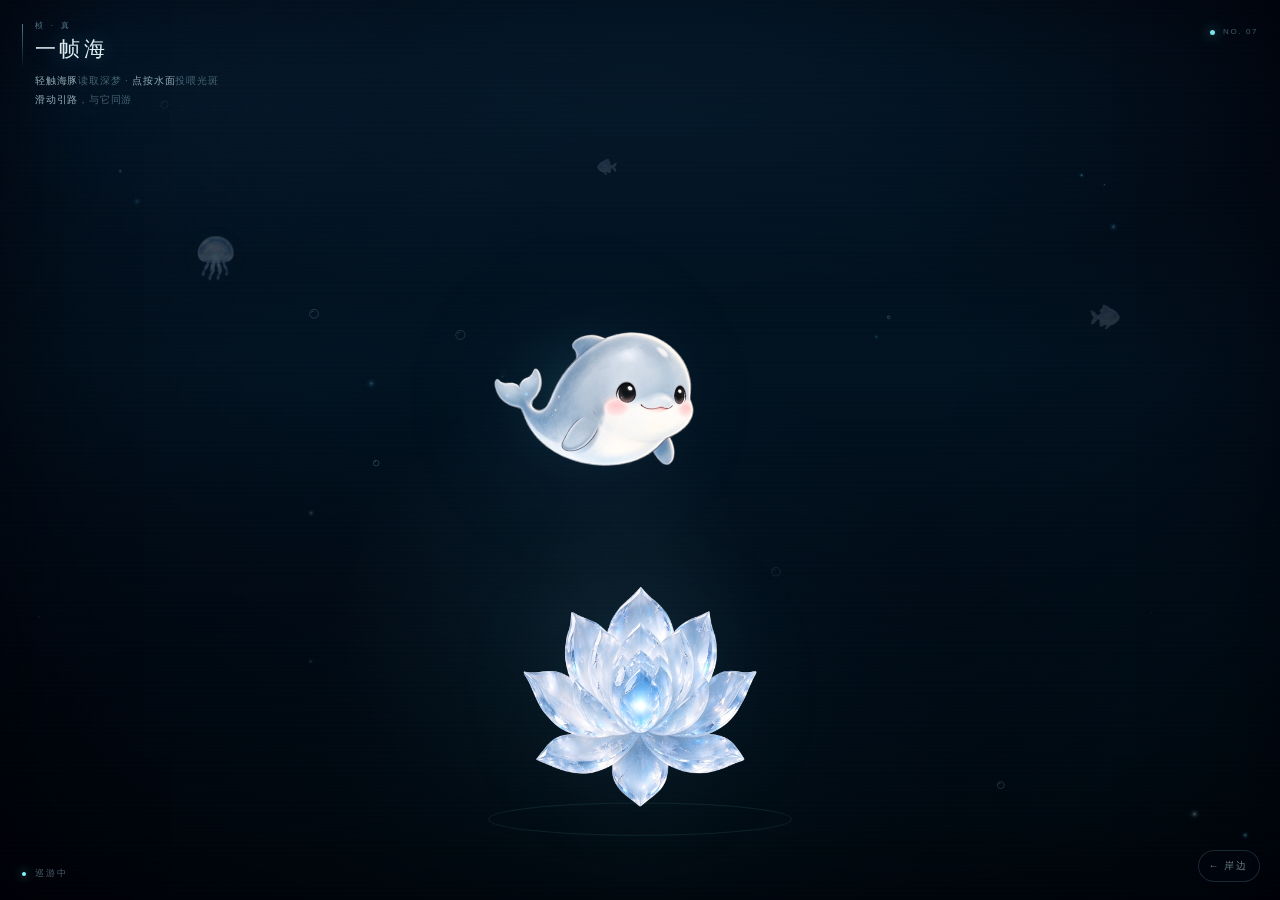
<file: zhen/sea/index.html>
<!DOCTYPE html>
<html lang="zh-CN">
<head>
  <meta charset="utf-8">
  <meta name="viewport" content="width=device-width, initial-scale=1, maximum-scale=1, user-scalable=no, viewport-fit=cover">
  <meta name="theme-color" content="#020811">
  <meta name="color-scheme" content="dark">
  <meta name="mobile-web-app-capable" content="yes">
  <meta name="apple-mobile-web-app-capable" content="yes">
  <meta name="apple-mobile-web-app-status-bar-style" content="black-translucent">
  <meta name="description" content="一帧海：桢·真的一件深海互动小作品。Q 版海豚、晶体莲，和一整片安静的海。">
  <link rel="icon" href="../logo.svg" type="image/svg+xml">
  <title>一帧海 | 桢·真</title>
  <style>
    :root{
      --ink:#020811;
      --ice:#e9fdff;
      --mist:rgba(198,239,255,.58);
      --line:rgba(142,230,255,.18);
      --cyan:#88f5ff;
      --blue:#4d9cff;
      --gold:#ffe2a8;
      --safe-top:env(safe-area-inset-top, 0px);
      --safe-bottom:env(safe-area-inset-bottom, 0px);
    }

    *{box-sizing:border-box;-webkit-tap-highlight-color:transparent;}
    html,body{width:100%;height:100%;margin:0;overflow:hidden;background:var(--ink);}
    body{
      position:fixed;
      inset:0;
      color:var(--ice);
      font-family:-apple-system,BlinkMacSystemFont,"SF Pro SC","PingFang SC","Noto Sans SC","Microsoft YaHei",sans-serif;
      touch-action:none;
      overscroll-behavior:none;
      user-select:none;
      -webkit-user-select:none;
      background:
        radial-gradient(34% 54% at 50% 79%, rgba(92,218,255,.105) 0%, rgba(48,155,220,.035) 44%, transparent 74%),
        radial-gradient(12% 46% at 50% 74%, rgba(180,250,255,.045) 0%, transparent 72%),
        radial-gradient(120% 82% at 50% -12%, rgba(26,126,187,.30) 0%, rgba(3,20,38,0) 56%),
        radial-gradient(90% 62% at 50% 108%, rgba(0,170,193,.13) 0%, rgba(0,28,45,0) 72%),
        linear-gradient(180deg,#020813 0%,#041a2b 40%,#02101e 72%,#01060d 100%);
    }

    /* 深海环境光全部交给 CSS：静态渐变 + 仅 transform 的缓慢漂浮，不占 Canvas 绘制预算 */
    .sea{position:fixed;inset:0;overflow:hidden;pointer-events:none;z-index:0;}
    .sea::after{
      content:"";
      position:absolute;inset:0;
      background:
        radial-gradient(ellipse at 50% 42%, transparent 34%, rgba(0,3,10,.32) 74%, rgba(0,2,7,.72) 100%),
        linear-gradient(180deg, rgba(0,8,18,.15), rgba(0,3,8,.55));
    }
    .glow-orb{
      position:absolute;
      border-radius:50%;
      mix-blend-mode:screen;
      opacity:.8;
      will-change:transform;
      animation:drift 28s ease-in-out infinite alternate;
    }
    .glow-orb.a{
      width:78vmax;height:78vmax;left:-30vmax;top:-36vmax;
      background:radial-gradient(circle, rgba(22,110,179,.22) 0%, rgba(9,48,90,.08) 42%, transparent 68%);
    }
    .glow-orb.b{
      width:65vmax;height:65vmax;right:-30vmax;bottom:-20vmax;
      background:radial-gradient(circle, rgba(0,183,205,.11) 0%, rgba(0,71,116,.06) 44%, transparent 70%);
      animation-duration:36s;animation-delay:-12s;
    }
    .glow-orb.c{
      width:34vmax;height:34vmax;left:26%;bottom:8%;
      background:radial-gradient(circle, rgba(132,237,255,.075) 0%, transparent 70%);
      animation-duration:22s;animation-delay:-6s;
    }
    @keyframes drift{
      from{transform:translate3d(-1.5%,0,0) scale(.97);}
      to{transform:translate3d(2.5%,3.5%,0) scale(1.04);}
    }
    .scanlines{
      position:fixed;inset:0;pointer-events:none;z-index:2;opacity:.22;
      background:repeating-linear-gradient(180deg, rgba(174,239,255,.035) 0 1px, transparent 1px 5px);
      mix-blend-mode:screen;
    }

    #stage{
      position:fixed;inset:0;display:block;width:100%;height:100%;
      z-index:1;
      outline:none;
    }

    .hud{
      position:fixed;inset:0;z-index:3;pointer-events:none;
      padding:calc(var(--safe-top) + 22px) 22px calc(var(--safe-bottom) + 20px);
      display:flex;justify-content:space-between;align-items:flex-start;
    }
    .brand{display:flex;align-items:flex-start;gap:12px;}
    .brand-rule{width:1px;height:44px;margin-top:2px;background:linear-gradient(180deg,var(--cyan),rgba(106,220,255,0));opacity:.5;}
    .eyebrow{
      margin:0 0 8px;
      font-size:8px;line-height:1;letter-spacing:.34em;font-weight:500;
      color:rgba(173,235,255,.48);text-transform:uppercase;
    }
    .brand h1{
      margin:0;
      font-size:21px;line-height:1;font-weight:400;letter-spacing:.16em;
      color:rgba(238,253,255,.94);
      text-shadow:0 0 22px rgba(88,220,255,.28);
    }
    .brand .sub{
      display:inline-block;margin-left:9px;
      font-size:9px;letter-spacing:.14em;color:rgba(179,234,255,.42);
    }
    .hint{
      margin:13px 0 0;
      font-size:10px;line-height:1.85;letter-spacing:.08em;
      color:rgba(177,228,248,.38);
      transition:opacity 1.1s ease;
      max-width:230px;
    }
    .hint b{font-weight:400;color:rgba(219,249,255,.67);}
    body.engaged .hint{opacity:0;}
    .telemetry{
      display:flex;align-items:center;gap:8px;
      padding-top:6px;
      font-size:8px;line-height:1;letter-spacing:.2em;
      color:rgba(168,226,245,.38);
      text-transform:uppercase;
    }
    .telemetry i{
      display:block;width:5px;height:5px;border-radius:50%;
      background:rgba(132,246,255,.92);
      box-shadow:0 0 12px rgba(104,238,255,.75);
      animation:signal 3.6s ease-in-out infinite;
    }
    @keyframes signal{
      0%,100%{opacity:.4;transform:scale(.8);}
      50%{opacity:1;transform:scale(1);}
    }

    .status{
      position:fixed;left:22px;bottom:calc(var(--safe-bottom) + 22px);z-index:3;
      display:flex;align-items:center;gap:9px;pointer-events:none;
      font-size:9px;line-height:1;letter-spacing:.22em;
      color:rgba(178,230,248,.42);
      text-transform:uppercase;
    }
    .status i{
      width:4px;height:4px;border-radius:50%;
      background:var(--cyan);
      box-shadow:0 0 10px rgba(99,238,255,.85);
      transition:background .5s ease,box-shadow .5s ease;
    }
    .status b{font-weight:400;transition:color .4s ease;}
    .shore-link{
      position:fixed;right:20px;bottom:calc(var(--safe-bottom) + 18px);z-index:4;
      display:inline-flex;align-items:center;gap:7px;
      padding:8px 12px 8px 10px;
      color:rgba(205,244,255,.52);
      border:1px solid rgba(142,230,255,.16);
      border-radius:999px;
      background:rgba(2,10,22,.28);
      backdrop-filter:blur(8px);-webkit-backdrop-filter:blur(8px);
      text-decoration:none;
      font-size:10px;letter-spacing:.14em;
      transition:color .25s ease,border-color .25s ease,background .25s ease;
    }
    .shore-link:hover,.shore-link:focus-visible{
      color:rgba(238,253,255,.95);
      border-color:rgba(142,230,255,.44);
      background:rgba(2,18,34,.56);
      outline:none;
    }
    body.embed .shore-link{display:none;}
    body[data-state="poke"] .status i,
    body[data-state="spit"] .status i{background:#fff;box-shadow:0 0 14px #bff8ff;}
    body[data-state="feed"] .status i,
    body[data-state="offer"] .status i{background:var(--gold);box-shadow:0 0 12px rgba(255,224,152,.9);}
    body[data-state="sleep"] .status i{background:rgba(128,172,193,.5);box-shadow:none;}

    .vignette{
      position:fixed;inset:0;z-index:2;pointer-events:none;
      box-shadow:inset 0 0 120px rgba(0,2,8,.58);
    }

    @media (max-height:700px){
      .hud{padding-top:calc(var(--safe-top) + 16px);}
      .hint{margin-top:9px;line-height:1.6;}
      .brand-rule{height:37px;}
    }
    @media (max-width:360px){
      .hud{padding-left:17px;padding-right:17px;}
      .brand h1{font-size:17px;letter-spacing:.2em;}
      .brand .sub{display:none;}
      .status{left:17px;}
      .telemetry span{display:none;}
    }
    @media (prefers-reduced-motion:reduce){
      .glow-orb{animation:none;}
      .telemetry i{animation:none;opacity:.75;}
    }
    /* 手机上停掉大面积环境光的 120Hz 合成，只保留静态深海层次 */
    @media (pointer:coarse){
      .glow-orb{animation:none;will-change:auto;}
    }
    body.low-power .glow-orb{animation:none;will-change:auto;}
    body.low-power .scanlines{opacity:.13;}
  </style>
</head>
<body data-state="patrol">
  <script>if (new URLSearchParams(location.search).has('embed')) document.body.classList.add('embed');</script>
  <div class="sea" aria-hidden="true">
    <i class="glow-orb a"></i>
    <i class="glow-orb b"></i>
    <i class="glow-orb c"></i>
    <div class="scanlines"></div>
    <div class="vignette"></div>
  </div>

  <canvas id="stage" role="img" aria-label="深海中，一只Q版海豚在蓝色晶体莲上方巡游。轻触海豚读取一句深梦，点按水面投喂光斑，滑动手指为它引路。"></canvas>

  <div class="hud" aria-hidden="true">
    <div class="brand">
      <i class="brand-rule"></i>
      <div>
        <p class="eyebrow">桢 · 真</p>
        <h1>一帧海</h1>
        <p class="hint"><b>轻触海豚</b>读取深梦 · <b>点按水面</b>投喂光斑<br><b>滑动引路</b>，与它同游</p>
      </div>
    </div>
    <div class="telemetry"><i></i><span>No. 07</span></div>
  </div>

  <a class="shore-link" href="../playground.html">← 岸边</a>
  <div class="status" aria-hidden="true"><i></i><b id="statusText">巡游中</b></div>
  <div id="liveRegion" class="sr-only" aria-live="polite" style="position:absolute;width:1px;height:1px;overflow:hidden;clip:rect(0 0 0 0);white-space:nowrap;"></div>

  <script>
  (() => {
    'use strict';

    /* ─────────────────────────────────────────────────────────────
       0. 可调参数
       DREAM_API_URL 留空时会使用本地「深梦」语料，方便直接跑通；
       接入真实接口时填写返回 JSON 的同源 / CORS 地址即可。
       ───────────────────────────────────────────────────────────── */
    const CONFIG = Object.freeze({
      DREAM_API_URL: '',
      DREAM_TIMEOUT_MS: 2600,
      MIN_LOADING_MS: 900,
      CARD_LIFE_SEC: 7.2,
      LOTUS_GLOW_MAX: 9,
      OFFER_ORBS: 3,
      SLEEP_AFTER_SEC: 27,
      MAX_PARTICLE: 140,
      MAX_DPR: 1.6
    });

    const LOCAL_DREAMS = [
      '梦是深海里不发声的潮汐，等你靠近，才肯漫过脚踝。',
      '她把最后一盏灯放进它怀里，整片海便有了心跳。',
      '所有走失的句子，最后都会游回写下它的人身边。',
      '月亮沉进水里的时候，海豚替它保管了一小片光。',
      '你听见的寂静，其实是海在缓慢地翻页。',
      '有些愿望不必说出口，光斑会替我们记住方向。',
      '莲在夜里练习绽放，它在夜里练习遗忘。',
      '我们隔着水波相认，像两粒终于找到彼此的尘埃。'
    ];

    const TAU = Math.PI * 2;
    const clamp = (v, min, max) => Math.min(max, Math.max(min, v));
    const lerp = (a, b, t) => a + (b - a) * t;
    const damp = (a, b, lambda, dt) => lerp(a, b, 1 - Math.exp(-lambda * dt));
    const easeOutCubic = t => 1 - Math.pow(1 - t, 3);
    const easeInOutCubic = t => t < .5 ? 4 * t * t * t : 1 - Math.pow(-2 * t + 2, 3) / 2;

    const canvas = document.getElementById('stage');
    const ctx = canvas.getContext('2d', { alpha: true, desynchronized: true });
    const fishImage = new Image();
    let fishReady = false;
    fishImage.decoding = 'async';
    fishImage.onload = () => { fishReady = true; };
    fishImage.onerror = () => { console.warn('fish.png 加载失败，暂时使用旧版矢量鱼。'); };
    fishImage.src = 'fish.png';

    const lotusImage = new Image();
    let lotusReady = false;
    lotusImage.decoding = 'async';
    lotusImage.onload = () => { lotusReady = true; };
    lotusImage.onerror = () => { console.warn('lotus.png 加载失败，暂时使用晶体矢量莲。'); };
    lotusImage.src = 'lotus.png';

    const jellyImage = new Image();
    let jellyReady = false;
    jellyImage.decoding = 'async';
    jellyImage.onload = () => { jellyReady = true; };
    jellyImage.src = 'jellyfish.png';

    const littleFishImage = new Image();
    let littleFishReady = false;
    littleFishImage.decoding = 'async';
    littleFishImage.onload = () => { littleFishReady = true; };
    littleFishImage.src = 'little-fish.png';

    const dolphinIdle = new Image();
    const dolphinHappy = new Image();
    const dolphinSleep = new Image();
    let dolphinIdleReady = false;
    let dolphinHappyReady = false;
    let dolphinSleepReady = false;
    dolphinIdle.onload = () => { dolphinIdleReady = true; };
    dolphinHappy.onload = () => { dolphinHappyReady = true; };
    dolphinSleep.onload = () => { dolphinSleepReady = true; };
    dolphinIdle.src = 'dolphin-idle.png';
    dolphinHappy.src = 'dolphin-happy.png';
    dolphinSleep.src = 'dolphin-sleep.png';
    const statusText = document.getElementById('statusText');
    const liveRegion = document.getElementById('liveRegion');
    const hint = document.querySelector('.hint');
    const query = new URLSearchParams(location.search);
    const DEBUG = query.get('debug') === '1';
    const DEBUG_OVERLAY = DEBUG && query.get('overlay') !== '0';

    if (!ctx) {
      document.body.insertAdjacentHTML('beforeend', '<p style="position:fixed;inset:0;display:grid;place-items:center;color:#dff;font:14px sans-serif;">当前浏览器不支持 Canvas 2D</p>');
      return;
    }

    const reducedMotion = matchMedia('(prefers-reduced-motion: reduce)').matches;
    const cores = navigator.hardwareConcurrency || 8;
    const memory = navigator.deviceMemory || 8;
    const LOW_POWER = reducedMotion || cores <= 4 || memory <= 4;
    const MAX_DPR = LOW_POWER ? 1.25 : CONFIG.MAX_DPR;
    if (LOW_POWER) document.body.classList.add('low-power');

    const view = {
      w: 0, h: 0, dpr: 1,
      safeTop: 0, safeBottom: 0
    };

    const clock = { t: 0, last: 0, lastRender: 0, raf: 0, paused: false };
    let state = 'patrol';
    let stateTime = 0;
    let lastInput = 0;
    let followUntil = 0;
    let dreamToken = 0;

    const whale = {
      x: 0, y: 0, vx: 0, vy: 0, scale: 1,
      tilt: 0, targetTilt: 0, visualFlip: 1, targetFlip: 1,
      tailPhase: 0, trailClock: 0, glow: 1,
      waypoint: null, nextBlink: 2.2, blink: 0
    };

    const lotus = {
      x: 0, y: 0, scale: .8,
      energy: 0, pulse: 0
    };

    const dream = {
      text: '', loaded: false, loadStart: 0,
      reveal: 0, card: null, popAt: 0
    };

    let bubble = null;
    let food = null;
    let feedPhase = 'seek';
    const offer = { phase: 'swim', emitted: 0, timer: 0 };
    const orbs = [];

    const pointer = {
      active: false, id: null, mode: 'none',
      x: 0, y: 0, startX: 0, startY: 0,
      lastX: 0, lastY: 0, lastMoveAt: 0, vx: 0, vy: 0, moved: false
    };

    const STATUS = {
      patrol: ['巡游中', '海豚正在深海中巡游。'],
      poke: ['读取深梦', '海豚停住了，正在读取一段深梦。'],
      spit: ['吐出梦境', '一个发光泡泡正从海豚口中升起。'],
      feed: ['追光', '海豚正向你投下的光斑游去。'],
      offer: ['向莲献光', '海豚把光点送入晶体莲。'],
      follow: ['随指而游', '海豚正跟随你的指尖。'],
      sleep: ['安眠', '海豚安静地睡着了，碰一碰就会醒来。']
    };

    const FIG = {
      body: 'rgba(8,46,79,.88)',
      bodyLight: 'rgba(31,121,174,.24)',
      cyan: 'rgba(125,241,255,.9)',
      white: 'rgba(235,254,255,.9)'
    };

    /* ─────────────────────────────────────────────────────────────
       1. 预渲染发光贴图：替代逐帧 shadowBlur / filter，
          手机上这部分是发热差异最大的地方。
       ───────────────────────────────────────────────────────────── */
    const glowSprites = {};

    function makeGlowSprite(inner, mid, outer) {
      const c = document.createElement('canvas');
      c.width = 128;
      c.height = 128;
      const g = c.getContext('2d');
      const grad = g.createRadialGradient(64, 64, 0, 64, 64, 64);
      grad.addColorStop(0, inner);
      grad.addColorStop(.18, mid);
      grad.addColorStop(.52, outer);
      grad.addColorStop(1, 'rgba(0,0,0,0)');
      g.fillStyle = grad;
      g.fillRect(0, 0, 128, 128);
      return c;
    }

    glowSprites.cyan = makeGlowSprite('rgba(218,254,255,.95)', 'rgba(91,225,255,.42)', 'rgba(19,126,210,.10)');
    glowSprites.gold = makeGlowSprite('rgba(255,251,229,.98)', 'rgba(255,218,138,.46)', 'rgba(255,155,57,.10)');
    glowSprites.white = makeGlowSprite('rgba(255,255,255,1)', 'rgba(209,248,255,.4)', 'rgba(105,219,255,.08)');
    glowSprites.pink = makeGlowSprite('rgba(255,246,250,.98)', 'rgba(255,172,214,.38)', 'rgba(178,86,190,.08)');

    function drawGlow(key, x, y, size, alpha) {
      const previousAlpha = ctx.globalAlpha;
      ctx.globalAlpha = previousAlpha * alpha;
      ctx.drawImage(glowSprites[key] || glowSprites.cyan, x - size / 2, y - size / 2, size, size);
      ctx.globalAlpha = previousAlpha;
    }

    /* ─────────────────────────────────────────────────────────────
       2. 视口、安全区与响应式尺寸
       ───────────────────────────────────────────────────────────── */
    const safeProbe = document.createElement('div');
    safeProbe.style.cssText = 'position:fixed;inset:0;visibility:hidden;pointer-events:none;padding-top:env(safe-area-inset-top,0px);padding-bottom:env(safe-area-inset-bottom,0px);';
    document.body.appendChild(safeProbe);

    function readSafeArea() {
      const cs = getComputedStyle(safeProbe);
      view.safeTop = parseFloat(cs.paddingTop) || 0;
      view.safeBottom = parseFloat(cs.paddingBottom) || 0;
    }

    function resize() {
      readSafeArea();
      view.w = Math.max(300, window.innerWidth);
      view.h = Math.max(300, window.innerHeight);
      view.dpr = Math.min(window.devicePixelRatio || 1, MAX_DPR);

      canvas.width = Math.round(view.w * view.dpr);
      canvas.height = Math.round(view.h * view.dpr);
      canvas.style.width = view.w + 'px';
      canvas.style.height = view.h + 'px';
      ctx.setTransform(view.dpr, 0, 0, view.dpr, 0, 0);
      ctx.imageSmoothingEnabled = true;

      whale.scale = clamp(Math.min(view.w, view.h) / 780 + .34, .61, 1.04);
      lotus.scale = clamp(whale.scale * 1.30, .72, 1.24);
      lotus.x = view.w * .5;
      lotus.y = view.h - view.safeBottom - 92;

      if (!whale.x) {
        whale.x = view.w * .44;
        whale.y = view.h * .42;
        whale.waypoint = null;
      } else {
        whale.x = clamp(whale.x, 100, view.w - 100);
        whale.y = clamp(whale.y, view.safeTop + 120, lotus.y - 120);
      }

      if (food) {
        const b = swimBounds();
        food.x = clamp(food.x, 40, view.w - 40);
        food.y = clamp(food.y, b.top, b.bottom);
      }
      if (dream.card) layoutCard(dream.card.text, dream.card.anchor);
      if (DEBUG_OVERLAY) resizeDebug();
    }

    function swimBounds() {
      const left = Math.max(82, 142 * whale.scale);
      const right = view.w - Math.max(82, 120 * whale.scale);
      const top = Math.max(view.safeTop + 118, view.h * .18);
      const bottom = Math.max(top + 70, lotus.y - 160 * whale.scale);
      return { left, right, top, bottom };
    }

    /* ─────────────────────────────────────────────────────────────
       3. 状态机
       patrol → poke(Loading) → spit → patrol
       patrol → feed(seek/chew) → offer(献光) → patrol
       patrol ↔ follow；长时间无操作 → sleep
       ───────────────────────────────────────────────────────────── */
    function setState(next) {
      if (state === next && next !== 'poke') return;
      state = next;
      stateTime = 0;
      const meta = STATUS[next] || ['巡游中', ''];
      statusText.textContent = meta[0];
      liveRegion.textContent = meta[1];
      document.body.dataset.state = next;
    }

    function enterPatrol() {
      setState('patrol');
      whale.waypoint = null;
      pointer.mode = pointer.mode === 'follow' ? 'none' : pointer.mode;
    }

    function pickWaypoint() {
      const b = swimBounds();
      const span = Math.max(30, b.right - b.left);
      const previous = whale.x;
      let x = lerp(b.left + 22, b.right - 22, Math.random());
      // 尽量让目标位于身体前方，减少来回抽搐式掉头
      if (Math.abs(x - previous) < span * .22) {
        x = previous + (previous < view.w / 2 ? 1 : -1) * span * (.28 + Math.random() * .26);
      }
      x = clamp(x, b.left + 18, b.right - 18);
      const y = lerp(b.top + 16, b.bottom - 16, Math.random());
      whale.waypoint = {
        x, y,
        expire: clock.t + 4.5 + Math.random() * 4.5
      };
    }

    function steerTo(tx, ty, maxSpeed, dt, response) {
      const dx = tx - whale.x;
      const dy = ty - whale.y;
      const dist = Math.hypot(dx, dy) || .001;
      const arrival = clamp(dist / 56, .12, 1);
      const desiredX = dx / dist * maxSpeed * arrival;
      const desiredY = dy / dist * maxSpeed * arrival;
      const k = 1 - Math.exp(-response * dt);
      whale.vx += (desiredX - whale.vx) * k;
      whale.vy += (desiredY - whale.vy) * k;
      whale.x += whale.vx * dt;
      whale.y += whale.vy * dt;
      return dist;
    }

    function brake(dt, lambda = 8) {
      whale.vx = damp(whale.vx, 0, lambda, dt);
      whale.vy = damp(whale.vy, 0, lambda, dt);
      whale.x += whale.vx * dt;
      whale.y += whale.vy * dt;
    }

    /* ─────────────────────────────────────────────────────────────
       4. 寻光 / 吃食 / 献光
       ───────────────────────────────────────────────────────────── */
    function spawnFood(x, y) {
      const b = swimBounds();
      // 光斑必须落在鲸鱼可达范围内，否则它会一直贴着边界追不到食物
      const reachableX = clamp(x, b.left + 4, b.right - 4);
      const reachableY = clamp(y, b.top + 10, b.bottom - 10);

      if (state === 'feed' && feedPhase === 'seek' && food) {
        food.x = reachableX;
        food.y = reachableY;
        spawnRing(food.x, food.y, 'gold', 8, 46, .7, 1.2);
        lastInput = clock.t;
        return;
      }
      if (!['patrol', 'sleep', 'follow'].includes(state)) {
        spawnRing(x, y, 'cyan', 5, 28, .55, .9);
        return;
      }
      if (state === 'sleep') wake();
      dismissCard();
      document.body.classList.add('engaged');

      food = {
        x: reachableX,
        y: reachableY,
        age: 0
      };
      feedPhase = 'seek';
      setState('feed');
      lastInput = clock.t;
      spawnRing(food.x, food.y, 'gold', 9, 58, .9, 1.6);
      spawnRing(food.x, food.y, 'white', 20, 34, .6, .8);
    }

    function updateFeed(dt) {
      if (feedPhase === 'seek') {
        if (!food) {
          enterPatrol();
          return;
        }
        food.age += dt;
        const dist = Math.hypot(food.x - whale.x, food.y - whale.y);
        if (dist < 33 * whale.scale) {
          const m = mouthPos();
          spawnBurst(m.x, m.y, 'gold', 8, 70, 28);
          spawnRing(m.x, m.y, 'white', 3, 32, .5, 1.1);
          whale.glow = 1.5;
          food = null;
          feedPhase = 'chew';
          stateTime = 0;
          liveRegion.textContent = '海豚吞下一枚光斑。';
        } else {
          steerTo(food.x, food.y, 164, dt, 4.6);
        }
      } else {
        brake(dt, 9);
        if (stateTime > .62) startOffer();
      }
    }

    function startOffer() {
      setState('offer');
      offer.phase = 'swim';
      offer.emitted = 0;
      offer.timer = 0;
    }

    function offerTarget() {
      return {
        x: lotus.x - 86 * whale.scale,
        y: lotus.y - 168 * whale.scale
      };
    }

    function updateOffer(dt) {
      const target = offerTarget();
      if (offer.phase === 'swim') {
        const dist = steerTo(target.x, target.y, 154, dt, 4.4);
        if (dist < 24 || stateTime > 4.4) {
          offer.phase = 'hold';
          stateTime = 0;
        }
      } else if (offer.phase === 'hold') {
        brake(dt, 10);
        if (stateTime > .34) {
          offer.phase = 'emit';
          stateTime = 0;
          offer.timer = 0;
        }
      } else {
        brake(dt, 10);
        offer.timer += dt;
        if (offer.emitted < CONFIG.OFFER_ORBS && offer.timer > .22) {
          offer.timer = 0;
          spawnOrb();
          offer.emitted += 1;
        }
        if (offer.emitted >= CONFIG.OFFER_ORBS && stateTime > 1.55) {
          enterPatrol();
          pickWaypoint();
        }
      }
    }

    function spawnOrb() {
      const m = mouthPos();
      const ex = lotus.x + (Math.random() - .5) * 20 * lotus.scale;
      const ey = lotus.y - 20 * lotus.scale + (Math.random() - .5) * 6;
      orbs.push({
        sx: m.x, sy: m.y,
        cx: lerp(m.x, ex, .5) + (Math.random() - .5) * 18,
        cy: Math.min(m.y, ey) - 42 - Math.random() * 16,
        ex, ey,
        t: 0,
        dur: .86 + Math.random() * .18,
        trailClock: 0
      });
      spawnBurst(m.x, m.y, 'gold', 3, 30, 14);
    }

    function updateOrbs(dt) {
      for (let i = orbs.length - 1; i >= 0; i--) {
        const o = orbs[i];
        o.t += dt;
        o.trailClock += dt;
        if (o.trailClock > .1) {
          o.trailClock = 0;
          const p = orbPoint(o, o.t / o.dur);
          spawnParticle({
            type: 'glow', x: p.x, y: p.y,
            vx: (Math.random() - .5) * 8, vy: -4 - Math.random() * 5,
            size: 5 + Math.random() * 5, growth: .8,
            life: .5 + Math.random() * .3, color: 'gold', alpha: .34, drag: 1.5
          });
        }
        if (o.t >= o.dur) {
          spawnRing(lotus.x, lotus.y - 25 * lotus.scale, 'gold', 6, 48, .8, 1.4);
          spawnBurst(lotus.x, lotus.y - 28 * lotus.scale, 'white', 5, 42, 18);
          addLotusLight(1);
          orbs.splice(i, 1);
        }
      }
    }

    function orbPoint(o, t) {
      const u = 1 - t;
      return {
        x: u * u * o.sx + 2 * u * t * o.cx + t * t * o.ex,
        y: u * u * o.sy + 2 * u * t * o.cy + t * t * o.ey
      };
    }

    function addLotusLight(n) {
      const before = lotus.energy;
      lotus.energy = Math.min(CONFIG.LOTUS_GLOW_MAX, lotus.energy + n);
      lotus.pulse = 1;
      const gain = lotus.energy - before;
      if (gain <= 0) return;
      // 光点不再触发“开花”，只让晶体莲的整圈光晕变大、变亮。
      spawnRing(lotus.x, lotus.y - 24 * lotus.scale, 'white', 6, 54 + gain * 22, .8, 1.2);
      spawnBurst(lotus.x, lotus.y - 26 * lotus.scale, 'cyan', 5 + gain * 2, 34 + gain * 10, 16);
      liveRegion.textContent = '光点融入晶体莲，光晕扩大了。';
      if (navigator.vibrate && !reducedMotion) navigator.vibrate(8);
    }

    /* ─────────────────────────────────────────────────────────────
       5. 戳鱼：异步取一句「小说梦话」
       ───────────────────────────────────────────────────────────── */
    function pokeWhale() {
      if (!['patrol', 'sleep', 'follow'].includes(state)) return;
      if (state === 'sleep') wake();
      if (pointer.mode === 'follow') pointer.mode = 'none';
      dismissCard();
      setState('poke');
      lastInput = clock.t;
      whale.vx *= .25;
      whale.vy *= .25;
      dream.text = '';
      dream.loaded = false;
      dream.loadStart = clock.t;
      dream.popAt = 0;
      dream.reveal = 0;
      bubble = null;
      document.body.classList.add('engaged');
      spawnRing(whale.x, whale.y, 'cyan', 12, 66, .8, 1.2);
      requestDream(++dreamToken);
    }

    function extractDream(data) {
      if (!data) return '';
      if (typeof data === 'string') return data;
      const candidate = data.text || data.dream || data.message ||
        (data.data && (data.data.text || data.data.dream)) || '';
      return typeof candidate === 'string' ? candidate : '';
    }

    function normalizeDream(raw) {
      if (typeof raw !== 'string') return '';
      return raw
        .replace(/[\u0000-\u001f\u007f]/g, ' ')
        .replace(/\s+/g, ' ')
        .trim()
        .slice(0, 68);
    }

    function localDream() {
      return LOCAL_DREAMS[Math.floor(Math.random() * LOCAL_DREAMS.length)];
    }

    async function requestDream(token) {
      let text = '';

      if (CONFIG.DREAM_API_URL) {
        const controller = new AbortController();
        const timer = setTimeout(() => controller.abort(), CONFIG.DREAM_TIMEOUT_MS);
        try {
          const sep = CONFIG.DREAM_API_URL.includes('?') ? '&' : '?';
          const res = await fetch(CONFIG.DREAM_API_URL + sep + 'ts=' + Date.now(), {
            method: 'GET',
            headers: { Accept: 'application/json' },
            signal: controller.signal,
            cache: 'no-store'
          });
          if (!res.ok) throw new Error('HTTP ' + res.status);
          const data = await res.json();
          text = normalizeDream(extractDream(data));
        } catch (err) {
          // 失败不打断互动，静默回落到本地语料
          console.warn('[dream-api]', err && err.message ? err.message : err);
        } finally {
          clearTimeout(timer);
        }
      }

      if (token !== dreamToken) return;
      dream.text = text || normalizeDream(localDream());
      dream.loaded = true;
    }

    function enterSpit() {
      setState('spit');
      const m = mouthPos();
      bubble = {
        x: m.x, y: m.y, x0: m.x, y0: m.y,
        r: 5, t: 0, popped: false
      };
      dream.popAt = 0;
      dream.reveal = 0;
    }

    function popBubble() {
      if (!bubble) return;
      const b = bubble;
      bubble = null;
      for (let i = 0; i < 14; i++) {
        const a = Math.random() * TAU;
        const speed = 20 + Math.random() * 70;
        spawnParticle({
          type: 'bubble',
          x: b.x, y: b.y,
          vx: Math.cos(a) * speed,
          vy: Math.sin(a) * speed,
          size: 2 + Math.random() * 5,
          life: .45 + Math.random() * .4,
          alpha: .55,
          drag: 1.8
        });
      }
      spawnRing(b.x, b.y, 'cyan', b.r * .9, b.r * 2.8, .55, 1.1);
      dream.popAt = clock.t;
      dream.reveal = 0;
      dream.card = layoutCard(dream.text, { x: b.x, y: b.y });
      dream.card.text = dream.text;
      dream.card.anchor = { x: b.x, y: b.y };
      liveRegion.textContent = dream.text;
    }

    function dismissCard() {
      if (dream.card) dream.card.closing = true;
    }

    function updateDream(dt) {
      if (state === 'poke') {
        if (dream.loaded && (clock.t - dream.loadStart) * 1000 >= CONFIG.MIN_LOADING_MS) enterSpit();
      } else if (state === 'spit') {
        if (stateTime > 2.25) {
          enterPatrol();
          pickWaypoint();
        }
      }

      if (bubble) {
        bubble.t += dt;
        const k = clamp(bubble.t / .92, 0, 1);
        const e = easeOutCubic(k);
        bubble.r = 5 + 41 * e;
        bubble.x = bubble.x0 + Math.sin(bubble.t * 1.6) * 7;
        bubble.y = bubble.y0 - 92 * e + Math.sin(bubble.t * 2.3) * 2.5;
        if (bubble.t >= .95 && !bubble.popped) {
          bubble.popped = true;
          popBubble();
        }
      }

      if (dream.card) {
        const c = dream.card;
        c.age += dt;
        if (c.closing) {
          c.alpha = damp(c.alpha, 0, 9, dt);
          if (c.alpha < .02) dream.card = null;
        } else {
          const target = c.age > CONFIG.CARD_LIFE_SEC ? 0 : 1;
          c.alpha = damp(c.alpha, target, c.age < .3 ? 9 : 2.4, dt);
          if (c.age > CONFIG.CARD_LIFE_SEC + 1.2) dream.card = null;
        }
        if (dream.popAt && c.age < 6.4) {
          dream.reveal = Math.min(dream.text.length, dream.reveal + dt * 34);
        }
      }
    }

    /* ─────────────────────────────────────────────────────────────
       6. 指尖跟随 / 睡眠 / 巡游
       ───────────────────────────────────────────────────────────── */
    function enterFollow() {
      setState('follow');
      pointer.mode = 'follow';
      dismissCard();
      lastInput = clock.t;
      whale.waypoint = null;
    }

    function updateFollow(dt) {
      if (!pointer.active && clock.t > followUntil) {
        enterPatrol();
        pickWaypoint();
        return;
      }

      const b = swimBounds();
      const aheadX = pointer.x + pointer.vx * .075;
      const aheadY = pointer.y + 26 + pointer.vy * .045;
      const tx = clamp(aheadX, b.left + 12, b.right - 12);
      const ty = clamp(aheadY, b.top + 10, b.bottom - 6);

      // 临界阻尼弹簧：ω²(T−P) − 2ωV，ω = 7.2
      const omega = 7.2;
      const ax = omega * omega * (tx - whale.x) - 2 * omega * whale.vx;
      const ay = omega * omega * (ty - whale.y) - 2 * omega * whale.vy;
      whale.vx += ax * dt;
      whale.vy += ay * dt;
      const speed = Math.hypot(whale.vx, whale.vy);
      if (speed > 760) {
        whale.vx *= 760 / speed;
        whale.vy *= 760 / speed;
      }
      whale.x += whale.vx * dt;
      whale.y += whale.vy * dt;
      lastInput = clock.t;
    }

    function enterSleep() {
      setState('sleep');
      whale.waypoint = null;
      pointer.mode = 'none';
      lastInput = clock.t;
    }

    function wake() {
      if (state !== 'sleep') return;
      setState('patrol');
      lastInput = clock.t;
      whale.waypoint = null;
      pickWaypoint();
      spawnRing(whale.x, whale.y, 'cyan', 10, 74, .8, 1.2);
      liveRegion.textContent = '海豚醒了。';
    }

    function updateSleep(dt) {
      const b = swimBounds();
      const tx = view.w * .5 + Math.sin(clock.t * .14) * 18;
      const ty = lerp(b.top, b.bottom, .58);
      steerTo(tx, ty, 17, dt, 1.1);
      // 海豚睡觉图里已经带 Z，避免再叠一层粒子 Z。
      if (!dolphinSleepReady && clock.t > (updateSleep.nextZ || 0)) {
        updateSleep.nextZ = clock.t + 2.6;
        const m = localToCanvas(70, -56);
        spawnParticle({
          type: 'z',
          x: m.x + 10, y: m.y - 16,
          vx: 3, vy: -9,
          size: 6 + Math.random() * 4,
          life: 2.4,
          alpha: .4,
          drag: .1
        });
      }
      if (pointer.active) wake();
    }

    function updatePatrol(dt) {
      if (!whale.waypoint || clock.t > whale.waypoint.expire) pickWaypoint();
      const wp = whale.waypoint;
      const dist = Math.hypot(wp.x - whale.x, wp.y - whale.y);
      if (dist < 25) {
        pickWaypoint();
      } else {
        const wave = Math.sin(clock.t * .6) * 7;
        steerTo(wp.x, wp.y + wave, 43, dt, 1.8);
      }
      if (!pointer.active && clock.t - lastInput > CONFIG.SLEEP_AFTER_SEC && !dream.card) {
        enterSleep();
      }
    }

    function updateWhale(dt) {
      // 朝向：平滑翻转；转身穿过 0 的那一帧仍然保留最小宽度，避免完全消失
      let desiredFlip = whale.visualFlip >= 0 ? 1 : -1;
      if (state === 'offer' && offer.phase !== 'done') {
        desiredFlip = 1;
      } else if (pointer.active && pointer.mode === 'follow' && Math.abs(pointer.x - whale.x) > 7) {
        desiredFlip = pointer.x < whale.x ? -1 : 1;
      } else if (Math.abs(whale.vx) > 10) {
        desiredFlip = whale.vx < 0 ? -1 : 1;
      }
      whale.targetFlip = desiredFlip;
      whale.visualFlip = damp(whale.visualFlip, whale.targetFlip, 4.2, dt);

      let desiredTilt = clamp(Math.atan2(whale.vy, Math.abs(whale.vx) + 62) * .8, -.30, .30);
      if (state === 'offer' && offer.phase !== 'swim') desiredTilt = .10;
      if (state === 'sleep') desiredTilt = .015;
      whale.tilt = damp(whale.tilt, desiredTilt, 5.2, dt);

      whale.tailPhase += dt * (2.5 + Math.hypot(whale.vx, whale.vy) * .035);
      whale.glow = damp(whale.glow, state === 'sleep' ? .55 : 1, 1.8, dt);

      const b = swimBounds();
      if (whale.x < b.left) { whale.x = b.left; whale.vx = Math.abs(whale.vx) * .2; }
      if (whale.x > b.right) { whale.x = b.right; whale.vx = -Math.abs(whale.vx) * .2; }
      if (whale.y < b.top) { whale.y = b.top; whale.vy = Math.abs(whale.vy) * .2; }
      if (whale.y > b.bottom) { whale.y = b.bottom; whale.vy = -Math.abs(whale.vy) * .2; }

      const speed = Math.hypot(whale.vx, whale.vy);
      whale.trailClock += dt;
      if (speed > 24 && whale.trailClock > (LOW_POWER ? .16 : .09)) {
        whale.trailClock = 0;
        const p = localToCanvas(-62 - Math.random() * 18, (Math.random() - .5) * 28);
        spawnParticle({
          type: 'glow',
          x: p.x, y: p.y,
          vx: -whale.vx * .14 + (Math.random() - .5) * 9,
          vy: -whale.vy * .14 + (Math.random() - .5) * 9,
          size: 3 + Math.random() * 6,
          growth: .5,
          life: .55 + Math.random() * .5,
          color: Math.random() > .72 ? 'white' : 'cyan',
          alpha: .3,
          drag: 1.4
        });
      }

      const blinkIn = whale.nextBlink - clock.t;
      if (blinkIn < 0) {
        whale.nextBlink = clock.t + 2.6 + Math.random() * 4;
        whale.blink = .16;
      }
      whale.blink = Math.max(0, whale.blink - dt);
    }

    /* ─────────────────────────────────────────────────────────────
       7. 粒子池：全部复用对象，避免每帧 GC 抖动
       ───────────────────────────────────────────────────────────── */
    const particles = [];
    const particlePool = [];
    const quality = { mode: LOW_POWER ? 'low' : 'high', frames: 0, elapsed: 0 };

    function spawnParticle(o) {
      if (particles.length >= (quality.mode === 'low' ? 70 : CONFIG.MAX_PARTICLE)) return;
      const p = particlePool.pop() || {};
      p.type = o.type || 'glow';
      p.x = o.x; p.y = o.y;
      p.vx = o.vx || 0; p.vy = o.vy || 0;
      p.size = o.size || 4;
      p.growth = o.growth || 0;
      p.life = o.life || 1;
      p.age = 0;
      p.alpha = o.alpha == null ? 1 : o.alpha;
      p.color = o.color || 'cyan';
      p.drag = o.drag == null ? 1 : o.drag;
      p.gravity = o.gravity || 0;
      p.rot = o.rot || 0;
      p.spin = o.spin || 0;
      p.width = o.width || 1;
      p.r0 = o.r0 || 0;
      p.r1 = o.r1 || 40;
      p.segment = o.segment || 0;
      particles.push(p);
    }

    function spawnRing(x, y, color, r0, r1, life, width) {
      spawnParticle({
        type: 'ring', x, y, r0, r1, life,
        color, width, alpha: .55
      });
    }

    function spawnBurst(x, y, color, count, power, size) {
      for (let i = 0; i < count; i++) {
        const a = Math.random() * TAU;
        const speed = power * (.28 + Math.random() * .72);
        spawnParticle({
          type: 'glow', x, y,
          vx: Math.cos(a) * speed,
          vy: Math.sin(a) * speed,
          size: size * (.35 + Math.random() * .65),
          growth: 1.2,
          life: .55 + Math.random() * .8,
          color, alpha: .55, drag: 1.2
        });
      }
    }

    function updateParticles(dt) {
      for (let i = particles.length - 1; i >= 0; i--) {
        const p = particles[i];
        p.age += dt;
        if (p.age >= p.life) {
          particles[i] = particles[particles.length - 1];
          particles.pop();
          particlePool.push(p);
          continue;
        }
        const drag = Math.exp(-p.drag * dt);
        p.vx *= drag;
        p.vy *= drag;
        p.vy += p.gravity * dt;
        p.x += p.vx * dt;
        p.y += p.vy * dt;
        p.rot += p.spin * dt;
        if (p.type === 'z') p.x += Math.sin(p.age * 2) * 4 * dt;
      }
    }

    /* ─────────────────────────────────────────────────────────────
       8. 环境元素：浮游光尘 + 泡泡
       ───────────────────────────────────────────────────────────── */
    const plankton = [];
    const bubbles = [];
    const bgFish = [];
    const bgJelly = [];

    function seedBackgroundLife() {
      bgFish.length = 0;
      bgJelly.length = 0;
      const fishCount = LOW_POWER ? 3 : 6;
      for (let i = 0; i < fishCount; i++) {
        bgFish.push({
          nx: Math.random(),
          ny: .16 + Math.random() * .46,
          size: 14 + Math.random() * 16,
          speed: .006 + Math.random() * .014,
          dir: Math.random() < .5 ? -1 : 1,
          phase: Math.random() * TAU,
          alpha: .11 + Math.random() * .08
        });
      }
      const jellyCount = LOW_POWER ? 1 : 2;
      for (let i = 0; i < jellyCount; i++) {
        bgJelly.push({
          nx: i ? .82 : .16,
          ny: i ? .42 : .27,
          size: 30 + Math.random() * 14,
          speed: .10 + Math.random() * .08,
          phase: Math.random() * TAU,
          alpha: .15 + Math.random() * .09
        });
      }
    }

    function seedAmbient() {
      seedBackgroundLife();
      plankton.length = 0;
      bubbles.length = 0;
      const count = LOW_POWER ? 15 : 30;
      for (let i = 0; i < count; i++) {
        plankton.push({
          nx: Math.random(),
          ny: Math.random(),
          size: .8 + Math.random() * 2.8,
          speed: .002 + Math.random() * .008,
          phase: Math.random() * TAU,
          blink: .3 + Math.random() * 1.7,
          color: Math.random() > .82 ? 'white' : 'cyan'
        });
      }
      const bubbleCount = LOW_POWER ? 7 : 13;
      for (let i = 0; i < bubbleCount; i++) {
        bubbles.push(makeBubble(true));
      }
    }

    function makeBubble(anywhere) {
      return {
        x: Math.random() * view.w,
        y: anywhere ? Math.random() * view.h : view.h + 20 + Math.random() * 60,
        r: 1.2 + Math.random() * 4.2,
        speed: 5 + Math.random() * 16,
        phase: Math.random() * TAU,
        wobble: .6 + Math.random() * 1.4,
        alpha: .12 + Math.random() * .24
      };
    }

    function updateAmbient(dt) {
      for (const b of bubbles) {
        b.y -= b.speed * dt;
        b.x += Math.sin(clock.t * b.wobble + b.phase) * 5 * dt;
        if (b.y < -12) {
          const nb = makeBubble(false);
          Object.assign(b, nb);
        }
      }
    }

    function drawBackgroundLife() {
      if (!jellyReady && !littleFishReady) return;
      const t = clock.t;
      // 按短边缩放并封顶：横屏/桌面不会把远景水母和小鱼放大成主角。
      const u = clamp(Math.min(view.w, view.h) / 820, .60, 1.05);
      ctx.save();
      ctx.globalCompositeOperation = 'source-over';

      if (jellyReady) {
        for (const j of bgJelly) {
          const pulse = 1 + Math.sin(t * .7 + j.phase) * .035;
          const x = j.nx * view.w + Math.sin(t * .11 + j.phase) * 12;
          const y = j.ny * view.h + Math.sin(t * .18 + j.phase) * 16;
          const w = j.size * u * pulse;
          const h = w * (jellyImage.height / jellyImage.width);
          ctx.save();
          ctx.globalAlpha = 1;
          ctx.globalCompositeOperation = 'lighter';
          drawGlow('cyan', x, y, w * 1.65, .07);
          ctx.restore();
          ctx.globalAlpha = j.alpha;
          ctx.globalCompositeOperation = 'lighter';
          ctx.drawImage(jellyImage, x - w / 2, y - h / 2, w, h);
        }
      }

      if (littleFishReady) {
        for (const f of bgFish) {
          const span = 1.16;
          let nx = (f.nx + t * f.speed * f.dir) % span;
          if (nx < 0) nx += span;
          const x = (nx - .08) * view.w;
          const y = f.ny * view.h + Math.sin(t * .42 + f.phase) * 10;
          const w = f.size * u;
          const h = w * (littleFishImage.height / littleFishImage.width);
          ctx.globalAlpha = f.alpha;
          ctx.globalCompositeOperation = 'lighter';
          ctx.save();
          ctx.translate(x, y);
          if (f.dir > 0) ctx.scale(-1, 1);
          ctx.drawImage(littleFishImage, -w / 2, -h / 2, w, h);
          ctx.restore();
        }
      }

      ctx.restore();
    }

    function drawPlankton() {
      const n = quality.mode === 'low' ? 15 : 30;
      ctx.save();
      ctx.globalCompositeOperation = 'lighter';
      for (let i = 0; i < n; i++) {
        const p = plankton[i];
        if (!p) continue;
        const x = ((p.nx + Math.sin(clock.t * p.speed + p.phase) * .012) % 1 + 1) % 1 * view.w;
        const y = ((p.ny - clock.t * p.speed * .06) % 1 + 1) % 1 * view.h;
        const a = .12 + .28 * (0.5 + 0.5 * Math.sin(clock.t * p.blink + p.phase));
        drawGlow(p.color, x, y, p.size * 5, a);
      }
      ctx.restore();
    }

    function drawAmbientBubbles() {
      const n = quality.mode === 'low' ? 7 : 13;
      ctx.save();
      for (let i = 0; i < n; i++) {
        const b = bubbles[i];
        if (!b) continue;
        const x = b.x + Math.sin(clock.t * b.wobble + b.phase) * 5;
        ctx.globalAlpha = b.alpha;
        ctx.strokeStyle = 'rgba(167,243,255,.75)';
        ctx.lineWidth = .8;
        ctx.beginPath();
        ctx.arc(x, b.y, b.r, 0, TAU);
        ctx.stroke();
        ctx.globalAlpha = b.alpha * .65;
        ctx.beginPath();
        ctx.arc(x - b.r * .28, b.y - b.r * .3, b.r * .28, Math.PI * .8, Math.PI * 1.9);
        ctx.strokeStyle = 'rgba(238,255,255,.9)';
        ctx.stroke();
      }
      ctx.restore();
    }

    /* ─────────────────────────────────────────────────────────────
       9. 鲸体绘制：低多边形 + 代码网格 + 多重描边发光
       ───────────────────────────────────────────────────────────── */
    const BODY_PATH = new Path2D();
    BODY_PATH.moveTo(111, 6);
    BODY_PATH.bezierCurveTo(97, -47, 44, -72, -10, -62);
    BODY_PATH.bezierCurveTo(-52, -55, -77, -26, -69, 5);
    BODY_PATH.bezierCurveTo(-62, 38, -28, 57, 10, 55);
    BODY_PATH.bezierCurveTo(56, 53, 93, 36, 111, 6);
    BODY_PATH.closePath();

    const TAIL_PATH = new Path2D();
    TAIL_PATH.moveTo(4, -15);
    TAIL_PATH.bezierCurveTo(-20, -23, -46, -44, -73, -36);
    TAIL_PATH.bezierCurveTo(-58, -18, -51, -7, -64, 5);
    TAIL_PATH.bezierCurveTo(-53, 25, -24, 25, 0, 17);
    TAIL_PATH.closePath();

    const FIN_PATH = new Path2D();
    FIN_PATH.moveTo(18, 38);
    FIN_PATH.bezierCurveTo(6, 55, 2, 69, 19, 66);
    FIN_PATH.bezierCurveTo(38, 63, 50, 52, 48, 35);
    FIN_PATH.closePath();

    const FACETS = [
      [[-69, -2], [-10, -62], [42, -56], 'rgba(105,222,255,.12)'],
      [[-69, -2], [42, -56], [111, 6], 'rgba(126,243,255,.075)'],
      [[-69, -2], [-28, 57], [10, 55], 'rgba(0,26,62,.18)'],
      [[-69, -2], [10, 55], [111, 6], 'rgba(31,142,204,.09)'],
      [[42, -56], [111, 6], [64, 20], 'rgba(178,250,255,.055)']
    ];

    function getBob() {
      return Math.sin(clock.t * 1.35 + .4) * 2.4 * whale.scale;
    }

    function localToCanvas(lx, ly) {
      const s = whale.scale;
      const x1 = lx * whale.visualFlip * s;
      const y1 = ly * s;
      const c = Math.cos(whale.tilt);
      const sn = Math.sin(whale.tilt);
      return {
        x: whale.x + x1 * c - y1 * sn,
        y: whale.y + getBob() + x1 * sn + y1 * c
      };
    }

    function mouthPos() {
      return localToCanvas(24, 21);
    }

    function hitWhale(x, y) {
      const bob = getBob();
      const dx = (x - whale.x) / whale.scale;
      const dy = (y - (whale.y + bob)) / whale.scale;
      return (dx * dx) / (104 * 104) + (dy * dy) / (78 * 78) <= 1;
    }

    function codeGrid() {
      const cols = quality.mode === 'low' ? 3 : 5;
      const rows = quality.mode === 'low' ? 4 : 6;
      const drift = (clock.t * 18) % 34;
      ctx.save();
      ctx.clip(BODY_PATH);
      ctx.globalCompositeOperation = 'lighter';
      ctx.lineWidth = .7;
      ctx.strokeStyle = 'rgba(105,229,255,.09)';
      for (let i = 0; i < cols; i++) {
        const x = -78 + i * 39 + drift;
        ctx.beginPath();
        ctx.moveTo(x, -70);
        ctx.lineTo(x - 9, 62);
        ctx.stroke();
      }
      ctx.strokeStyle = 'rgba(128,242,255,.06)';
      for (let j = 0; j < 3; j++) {
        const y = -45 + j * 32;
        ctx.beginPath();
        ctx.moveTo(-84, y);
        ctx.lineTo(116, y - 10);
        ctx.stroke();
      }
      ctx.font = '6px ui-monospace, SFMono-Regular, Menlo, monospace';
      ctx.fillStyle = 'rgba(145,239,255,.32)';
      for (let i = 0; i < cols; i++) {
        for (let j = 0; j < rows; j++) {
          if ((i + j + Math.floor(clock.t * 2)) % 3 === 0) continue;
          const x = -66 + i * 32 + ((clock.t * 13 + i * 7) % 14);
          const y = -48 + j * 19;
          ctx.fillText((i + j) % 2 ? '01' : '10', x, y);
        }
      }
      ctx.restore();
    }

    function drawTail() {
      ctx.save();
      ctx.translate(-62, 7);
      ctx.rotate(Math.sin(whale.tailPhase) * .16 + clamp(-whale.vy * .0012, -.08, .08));
      ctx.globalCompositeOperation = 'lighter';
      ctx.strokeStyle = 'rgba(102,235,255,.16)';
      ctx.lineWidth = 8;
      ctx.stroke(TAIL_PATH);
      ctx.lineWidth = 3.2;
      ctx.strokeStyle = 'rgba(126,242,255,.28)';
      ctx.stroke(TAIL_PATH);
      ctx.globalCompositeOperation = 'source-over';
      ctx.fillStyle = 'rgba(11,68,112,.86)';
      ctx.fill(TAIL_PATH);
      ctx.fillStyle = 'rgba(83,199,236,.16)';
      ctx.fill(TAIL_PATH);
      ctx.strokeStyle = 'rgba(178,250,255,.55)';
      ctx.lineWidth = 1.1;
      ctx.stroke(TAIL_PATH);
      ctx.beginPath();
      ctx.moveTo(-18, -8);
      ctx.quadraticCurveTo(-38, 2, -56, 6);
      ctx.strokeStyle = 'rgba(138,238,255,.22)';
      ctx.lineWidth = .9;
      ctx.stroke();
      ctx.restore();
    }

    function drawFin() {
      const flap = Math.sin(whale.tailPhase + 1.1) * .09;
      ctx.save();
      ctx.translate(22, 36);
      ctx.rotate(flap);
      ctx.translate(-22, -36);
      ctx.globalCompositeOperation = 'lighter';
      ctx.strokeStyle = 'rgba(90,231,255,.18)';
      ctx.lineWidth = 7;
      ctx.stroke(FIN_PATH);
      ctx.globalCompositeOperation = 'source-over';
      ctx.fillStyle = 'rgba(16,84,132,.78)';
      ctx.fill(FIN_PATH);
      ctx.fillStyle = 'rgba(121,235,255,.15)';
      ctx.fill(FIN_PATH);
      ctx.strokeStyle = 'rgba(150,244,255,.45)';
      ctx.lineWidth = 1;
      ctx.stroke(FIN_PATH);
      ctx.beginPath();
      ctx.moveTo(29, 41);
      ctx.quadraticCurveTo(17, 53, 19, 62);
      ctx.strokeStyle = 'rgba(7,36,67,.55)';
      ctx.stroke();
      ctx.restore();
    }

    function drawBody() {
      ctx.save();
      ctx.clip(BODY_PATH);

      ctx.fillStyle = FIG.body;
      ctx.fillRect(-100, -80, 225, 150);

      // 低多边形色块
      for (const f of FACETS) {
        ctx.beginPath();
        ctx.moveTo(f[0][0], f[0][1]);
        ctx.lineTo(f[1][0], f[1][1]);
        ctx.lineTo(f[2][0], f[2][1]);
        ctx.closePath();
        ctx.fillStyle = f[3];
        ctx.fill();
      }

      // 腹部反光
      ctx.beginPath();
      ctx.ellipse(18, 40, 82, 27, -.08, 0, TAU);
      ctx.fillStyle = 'rgba(146,237,255,.10)';
      ctx.fill();
      ctx.beginPath();
      ctx.ellipse(36, 17, 53, 47, -.2, 0, TAU);
      ctx.fillStyle = 'rgba(109,231,255,.055)';
      ctx.fill();

      codeGrid();
      ctx.restore();

      // 身体填色和发光描边
      ctx.globalCompositeOperation = 'source-over';
      ctx.fillStyle = 'rgba(13,62,102,.18)';
      ctx.fill(BODY_PATH);

      ctx.globalCompositeOperation = 'lighter';
      ctx.strokeStyle = 'rgba(100,235,255,.07)';
      ctx.lineWidth = 13;
      ctx.stroke(BODY_PATH);
      ctx.strokeStyle = 'rgba(108,239,255,.12)';
      ctx.lineWidth = 7;
      ctx.stroke(BODY_PATH);
      ctx.strokeStyle = 'rgba(147,247,255,.36)';
      ctx.lineWidth = 2.4;
      ctx.stroke(BODY_PATH);
      ctx.strokeStyle = 'rgba(222,254,255,.56)';
      ctx.lineWidth = .9;
      ctx.stroke(BODY_PATH);

      // 背部高光
      ctx.beginPath();
      ctx.moveTo(-58, -40);
      ctx.bezierCurveTo(-15, -70, 46, -65, 96, -17);
      ctx.strokeStyle = 'rgba(235,255,255,.35)';
      ctx.lineWidth = 1.3;
      ctx.stroke();

      // 呼吸光点
      ctx.globalCompositeOperation = 'lighter';
      const breathing = .5 + .5 * Math.sin(clock.t * 1.5);
      for (let i = 0; i < 5; i++) {
        const x = -40 + i * 22;
        const y = 20 + Math.sin(i * 1.7) * 7;
        ctx.globalAlpha = .14 + breathing * .18;
        ctx.fillStyle = '#a8f8ff';
        ctx.beginPath();
        ctx.arc(x, y, 1.5, 0, TAU);
        ctx.fill();
      }
      ctx.globalAlpha = 1;
      ctx.globalCompositeOperation = 'source-over';
    }

    function drawEye() {
      const sleepy = state === 'sleep';
      const loading = state === 'poke';
      const blink = whale.blink > 0 || sleepy;
      ctx.save();
      ctx.translate(82, -13);

      if (blink) {
        ctx.beginPath();
        ctx.moveTo(-6, 0);
        ctx.quadraticCurveTo(0, 3, 6, 0);
        ctx.strokeStyle = 'rgba(214,255,255,.82)';
        ctx.lineWidth = 1.5;
        ctx.stroke();
      } else {
        ctx.beginPath();
        ctx.ellipse(0, 0, 5.2, loading ? 5.8 : 4.8, 0, 0, TAU);
        ctx.fillStyle = 'rgba(1,17,30,.92)';
        ctx.fill();
        ctx.strokeStyle = 'rgba(184,253,255,.8)';
        ctx.lineWidth = 1;
        ctx.stroke();
        ctx.beginPath();
        ctx.arc(-1.8, -2, 1.6, 0, TAU);
        ctx.fillStyle = 'rgba(255,255,255,.95)';
        ctx.fill();
        ctx.beginPath();
        ctx.arc(1.8, 1.7, .7, 0, TAU);
        ctx.fillStyle = 'rgba(141,247,255,.8)';
        ctx.fill();
      }

      // 眼下微光
      ctx.globalCompositeOperation = 'lighter';
      drawGlow('cyan', 11, 14, 21, .16);
      ctx.restore();
    }

    function drawMouth() {
      const open = state === 'feed' && feedPhase === 'chew' || state === 'spit' || state === 'offer';
      ctx.save();

      // 鲸类腹褶：让头部更像海豚，而不是普通鱼
      ctx.strokeStyle = 'rgba(156,239,255,.16)';
      ctx.lineWidth = .9;
      for (let i = 0; i < 2; i++) {
        ctx.beginPath();
        ctx.moveTo(31, 30 + i * 6);
        ctx.quadraticCurveTo(60, 41 + i * 6, 89, 25 + i * 5);
        ctx.stroke();
      }

      ctx.translate(96, 18);
      ctx.strokeStyle = 'rgba(190,252,255,.68)';
      ctx.lineWidth = 1.35;
      ctx.beginPath();
      if (open) {
        ctx.ellipse(5, 1, 4.6, 2.8, -.08, 0, TAU);
        ctx.fillStyle = 'rgba(3,27,45,.85)';
        ctx.fill();
        ctx.stroke();
      } else {
        ctx.moveTo(0, 0);
        ctx.quadraticCurveTo(7, 5.4, 14, .6);
        ctx.stroke();
      }
      ctx.restore();
    }

    function drawWhale() {
      const glowPulse = whale.glow > 1 ? whale.glow : 1;
      ctx.save();
      ctx.globalCompositeOperation = 'lighter';
      drawGlow('cyan', whale.x - 14 * whale.scale, whale.y + 8, 330 * whale.scale, .20 * whale.glow);
      drawGlow('cyan', whale.x + 36 * whale.scale, whale.y - 6, 185 * whale.scale, .22 * whale.glow);
      drawGlow('white', whale.x + 62 * whale.scale, whale.y - 4, 46 * whale.scale, .28 * glowPulse);
      ctx.restore();

      ctx.save();
      ctx.translate(whale.x, whale.y + getBob());
      ctx.rotate(whale.tilt);
      const fx = (whale.visualFlip < 0 ? -1 : 1) * Math.max(.09, Math.abs(whale.visualFlip));
      ctx.scale(fx * whale.scale, whale.scale);

      let dolphinFrame = null;
      if (dolphinIdleReady) {
        if (state === 'sleep' && dolphinSleepReady) {
          dolphinFrame = dolphinSleep;
        } else if ((state === 'spit' || state === 'offer'
                || (state === 'feed' && feedPhase === 'chew')) && dolphinHappyReady) {
          dolphinFrame = dolphinHappy;
        } else {
          dolphinFrame = dolphinIdle;
        }
      }

      if (dolphinFrame) {
        // 海豚贴图默认头朝左；内层翻转后，visualFlip=1 就是头朝右。
        ctx.save();
        ctx.scale(-1, 1);
        const w = 200;
        const h = w * (dolphinFrame.height / dolphinFrame.width);
        ctx.drawImage(dolphinFrame, -w / 2, -h / 2, w, h);
        ctx.restore();
      } else if (fishReady) {
        // 兜底还是鲸鱼；正常加载时不会走到这里。
        ctx.save();
        ctx.scale(-1, 1);
        const fishSize = 180;
        ctx.drawImage(fishImage, -fishSize / 2, -fishSize / 2, fishSize, fishSize);
        ctx.restore();
      } else {
        drawTail();
        drawFin();
        drawBody();
        drawEye();
        drawMouth();
      }
      ctx.restore();
    }

    /* ─────────────────────────────────────────────────────────────
       10. 晶体莲：始终盛开 → 吸收光点 → 光晕变大
       ───────────────────────────────────────────────────────────── */
    const PETALS = [
      { closed: 0, open: 0, len: 89, wid: 26, shade: 'back' },
      { closed: -.24, open: -1.23, len: 73, wid: 25, shade: 'outer' },
      { closed: .24, open: 1.23, len: 73, wid: 25, shade: 'outer' },
      { closed: -.12, open: -.62, len: 83, wid: 27, shade: 'mid' },
      { closed: .12, open: .62, len: 83, wid: 27, shade: 'mid' },
      { closed: -.055, open: -.24, len: 72, wid: 21, shade: 'inner' },
      { closed: .055, open: .24, len: 72, wid: 21, shade: 'inner' }
    ];

    const PETAL_COLORS = {
      back: ['rgba(22,77,116,.62)', 'rgba(111,207,243,.24)', 'rgba(166,240,255,.58)'],
      outer: ['rgba(36,124,166,.68)', 'rgba(155,233,255,.32)', 'rgba(214,251,255,.76)'],
      mid: ['rgba(65,169,208,.74)', 'rgba(199,247,255,.42)', 'rgba(240,255,255,.88)'],
      inner: ['rgba(120,213,242,.80)', 'rgba(232,254,255,.56)', 'rgba(255,255,255,.96)']
    };

    function drawPetal(len, wid, shade, open) {
      const colors = PETAL_COLORS[shade];

      // 晶体花瓣：外轮廓 + 左右切面 + 尖端高光
      ctx.beginPath();
      ctx.moveTo(0, 3);
      ctx.quadraticCurveTo(-wid, -len * .27, 0, -len);
      ctx.quadraticCurveTo(wid, -len * .27, 0, 3);
      ctx.closePath();
      ctx.fillStyle = colors[0];
      ctx.fill();
      // 只在瓣尖补一点冰蓝，不把整片花瓣洗成白色
      ctx.beginPath();
      ctx.moveTo(0, -len * .70);
      ctx.quadraticCurveTo(-wid * .26, -len * .86, 0, -len);
      ctx.quadraticCurveTo(wid * .26, -len * .86, 0, -len * .70);
      ctx.closePath();
      ctx.fillStyle = 'rgba(170,245,255,.22)';
      ctx.fill();
      ctx.strokeStyle = colors[2];
      ctx.lineWidth = .9;
      ctx.stroke();

      ctx.beginPath();
      ctx.moveTo(0, 2);
      ctx.quadraticCurveTo(-wid * .72, -len * .26, 0, -len * .98);
      ctx.lineTo(0, 2);
      ctx.closePath();
      ctx.fillStyle = colors[1];
      ctx.fill();

      ctx.beginPath();
      ctx.moveTo(0, 2);
      ctx.quadraticCurveTo(wid * .30, -len * .46, 0, -len * .88);
      ctx.lineTo(0, 2);
      ctx.closePath();
      ctx.fillStyle = 'rgba(255,255,255,.13)';
      ctx.fill();

      // 冰裂纹 / 棱线
      ctx.strokeStyle = 'rgba(235,255,255,.42)';
      ctx.lineWidth = .7;
      ctx.beginPath();
      ctx.moveTo(0, 1);
      ctx.lineTo(0, -len * .96);
      ctx.stroke();
      ctx.strokeStyle = 'rgba(202,248,255,.23)';
      ctx.lineWidth = .55;
      ctx.beginPath();
      ctx.moveTo(0, 2);
      ctx.lineTo(-wid * .28, -len * .45);
      ctx.moveTo(0, 2);
      ctx.lineTo(wid * .21, -len * .58);
      ctx.stroke();

      // 右缘折光
      ctx.beginPath();
      ctx.moveTo(0, 2);
      ctx.quadraticCurveTo(wid * .22, -len * .48, 0, -len * .9);
      ctx.strokeStyle = 'rgba(255,255,255,.42)';
      ctx.lineWidth = .65 + open * .25;
      ctx.stroke();
    }

    function drawLotusLeaves() {
      ctx.save();
      ctx.globalCompositeOperation = 'source-over';
      // 左右晶体莲叶
      ctx.beginPath();
      ctx.moveTo(-3, 3);
      ctx.bezierCurveTo(-34, -4, -68, 5, -84, 21);
      ctx.bezierCurveTo(-65, 29, -34, 27, -10, 14);
      ctx.closePath();
      ctx.fillStyle = 'rgba(8,55,82,.78)';
      ctx.fill();
      ctx.strokeStyle = 'rgba(144,239,255,.28)';
      ctx.lineWidth = 1;
      ctx.stroke();

      ctx.beginPath();
      ctx.moveTo(3, 3);
      ctx.bezierCurveTo(34, -4, 68, 5, 84, 21);
      ctx.bezierCurveTo(65, 29, 34, 27, 10, 14);
      ctx.closePath();
      ctx.fillStyle = 'rgba(7,47,72,.76)';
      ctx.fill();
      ctx.strokeStyle = 'rgba(144,239,255,.23)';
      ctx.stroke();

      // 叶面折光
      ctx.strokeStyle = 'rgba(180,248,255,.15)';
      ctx.lineWidth = .65;
      ctx.beginPath();
      ctx.moveTo(-8, 8);
      ctx.lineTo(-58, 17);
      ctx.moveTo(8, 8);
      ctx.lineTo(58, 17);
      ctx.stroke();

      // 水面光晕
      ctx.globalCompositeOperation = 'lighter';
      ctx.strokeStyle = 'rgba(116,234,255,.14)';
      ctx.lineWidth = .8;
      ctx.beginPath();
      ctx.ellipse(0, 18, 95, 10, 0, 0, TAU);
      ctx.stroke();
      ctx.restore();
    }

    function drawLotus() {
      if (!lotusReady) {
        drawLotusVector();
        return;
      }

      const s = lotus.scale;
      const glow = clamp(lotus.energy / CONFIG.LOTUS_GLOW_MAX, 0, 1);
      const pulse = lotus.pulse || 0;
      const breath = 1 + glow * .04 + pulse * .016;
      const imgW = 190;
      const imgH = imgW * (lotusImage.height / lotusImage.width);
      const cy = -imgH * .52;

      ctx.save();
      ctx.translate(lotus.x, lotus.y);
      ctx.scale(s * breath, s * breath);

      // 常驻水面光纹：即使还没吃光点，莲花也不会像贴纸一样浮着
      ctx.save();
      ctx.globalCompositeOperation = 'lighter';
      ctx.strokeStyle = 'rgba(124,232,255,.085)';
      ctx.lineWidth = .85;
      ctx.beginPath();
      ctx.ellipse(0, 9, 122 + glow * 64, 13 + glow * 9, 0, 0, TAU);
      ctx.stroke();
      ctx.restore();

      // 光点越多，晶体莲周围的光晕越大、越亮
      ctx.save();
      ctx.globalCompositeOperation = 'lighter';
      drawGlow('cyan', 0, cy, 290 + glow * 220 + pulse * 24, .15 + glow * .44);
      drawGlow('white', 0, cy - 8, 130 + glow * 145, .16 + glow * .36);
      drawGlow('gold', 0, cy, 34 + glow * 26, .05 + glow * .1);
      ctx.restore();

      // 水面的光环随能量扩大
      if (glow > .01) {
        ctx.save();
        ctx.globalCompositeOperation = 'lighter';
        ctx.strokeStyle = `rgba(139,239,255,${.08 + glow * .18 + pulse * .08})`;
        ctx.lineWidth = 1 + glow * 1.3;
        ctx.beginPath();
        ctx.ellipse(0, 8, 108 + glow * 90 + pulse * 10, 12 + glow * 13, 0, 0, TAU);
        ctx.stroke();
        ctx.restore();
      }

      // 用户提供的透明珍珠水晶莲；始终盛开，不做开花动画
      ctx.drawImage(lotusImage, -imgW / 2, -imgH, imgW, imgH);

      // 花心前景光：只加亮，不改变花瓣轮廓
      ctx.save();
      ctx.globalCompositeOperation = 'lighter';
      drawGlow('cyan', 0, cy, 70 + glow * 82, .06 + glow * .22);
      ctx.restore();

      ctx.restore();
    }

    function drawLotusVector() {
      const s = lotus.scale;
      const glow = clamp(lotus.energy / CONFIG.LOTUS_GLOW_MAX, 0, 1);
      const pulse = lotus.pulse || 0;
      const breath = 1 + glow * .045 + pulse * .018;

      ctx.save();
      ctx.translate(lotus.x, lotus.y);
      ctx.scale(s * breath, s * breath);

      // 光点越多，整圈光晕越大、越亮
      ctx.save();
      ctx.globalCompositeOperation = 'lighter';
      drawGlow('cyan', 0, -30, 220 + glow * 180, .15 + glow * .48);
      drawGlow('white', 0, -36, 100 + glow * 115, .18 + glow * .42);
      drawGlow('gold', 0, -30, 34 + glow * 24, .08 + glow * .16);
      ctx.restore();

      drawLotusLeaves();

      // 光晕圈：直接读 energy，越大越明显
      if (glow > .01) {
        ctx.save();
        ctx.globalCompositeOperation = 'lighter';
        ctx.strokeStyle = `rgba(133,240,255,${.08 + glow * .18 + pulse * .08})`;
        ctx.lineWidth = 1 + glow * 1.4;
        ctx.beginPath();
        ctx.ellipse(0, 10, 108 + glow * 74 + pulse * 10, 13 + glow * 11, 0, 0, TAU);
        ctx.stroke();
        ctx.restore();
      }

      // 花茎
      ctx.save();
      ctx.strokeStyle = 'rgba(164,235,244,.28)';
      ctx.lineWidth = 1.4;
      ctx.beginPath();
      ctx.moveTo(0, 3);
      ctx.bezierCurveTo(-3, 12, 2, 22, 0, 34);
      ctx.stroke();
      ctx.restore();

      // 始终全开：直接使用 p.open 角度
      for (const p of PETALS) {
        ctx.save();
        ctx.translate(0, -7);
        ctx.rotate(p.open);
        drawPetal(p.len, p.wid, p.shade, 1);
        ctx.restore();
      }

      // 晶体花心
      ctx.save();
      ctx.globalCompositeOperation = 'lighter';
      drawGlow('cyan', 0, -32, 48 + glow * 38 + pulse * 8, .38 + glow * .4);
      drawGlow('white', 0, -32, 24 + glow * 18, .66 + glow * .28);
      const cy = -33;
      const rr = 4.6 + glow * 2.4;
      ctx.beginPath();
      ctx.moveTo(0, cy - rr * 1.8);
      ctx.lineTo(rr, cy);
      ctx.lineTo(0, cy + rr * 1.4);
      ctx.lineTo(-rr, cy);
      ctx.closePath();
      ctx.fillStyle = 'rgba(240,255,255,.96)';
      ctx.fill();
      ctx.strokeStyle = 'rgba(172,244,255,.9)';
      ctx.lineWidth = .7;
      ctx.stroke();

      for (let i = 0; i < 5; i++) {
        const a = -Math.PI * .9 + i * .36;
        const r = 10 + glow * 14;
        ctx.beginPath();
        ctx.moveTo(Math.cos(a) * r * .55, cy + Math.sin(a) * r * .3);
        ctx.lineTo(Math.cos(a) * r, cy + Math.sin(a) * r * .5);
        ctx.lineTo(Math.cos(a) * r * .72, cy + Math.sin(a) * r * .5 + .9);
        ctx.closePath();
        ctx.fillStyle = i % 2 ? 'rgba(185,247,255,.72)' : 'rgba(255,255,255,.82)';
        ctx.fill();
      }
      ctx.restore();
      ctx.restore();
    }

    function updateLotus(dt) {
      lotus.pulse = damp(lotus.pulse || 0, 0, 2.2, dt);
    }

    /* ─────────────────────────────────────────────────────────────
       11. Canvas HUD：Loading 环、光斑、泡泡、文字卡
       ───────────────────────────────────────────────────────────── */
    function drawLoading() {
      const head = localToCanvas(66, -70);
      const x = clamp(head.x, 54, view.w - 54);
      const y = clamp(head.y - 26, view.safeTop + 58, view.h - 160);
      const t = clock.t;
      ctx.save();
      ctx.translate(x, y);
      ctx.globalCompositeOperation = 'lighter';
      drawGlow('cyan', 0, 0, 98, .19);
      ctx.strokeStyle = 'rgba(157,243,255,.16)';
      ctx.lineWidth = 1.6;
      ctx.beginPath();
      ctx.arc(0, 0, 17, 0, TAU);
      ctx.stroke();

      ctx.strokeStyle = 'rgba(218,255,255,.92)';
      ctx.lineWidth = 2;
      ctx.lineCap = 'round';
      ctx.beginPath();
      ctx.arc(0, 0, 17, t * 3.4, t * 3.4 + 1.45);
      ctx.stroke();
      ctx.strokeStyle = 'rgba(107,239,255,.5)';
      ctx.lineWidth = 3.5;
      ctx.beginPath();
      ctx.arc(0, 0, 17, t * 3.4 + .1, t * 3.4 + .55);
      ctx.stroke();

      ctx.globalAlpha = .75;
      ctx.fillStyle = 'rgba(226,255,255,.9)';
      ctx.beginPath();
      ctx.arc(Math.cos(t * 3.4) * 17, Math.sin(t * 3.4) * 17, 1.7, 0, TAU);
      ctx.fill();
      ctx.globalAlpha = 1;

      ctx.font = '600 7.5px ui-monospace, SFMono-Regular, Menlo, monospace';
      ctx.textAlign = 'center';
      ctx.fillStyle = 'rgba(211,251,255,.72)';
      const dots = '.'.repeat(1 + Math.floor(t * 3) % 3);
      ctx.fillText('LOADING' + dots, 0, -27);
      ctx.restore();
    }

    function drawFood() {
      if (!food) return;
      const t = food.age;
      const pulse = 1 + Math.sin(t * 4.2) * .12;
      ctx.save();
      ctx.globalCompositeOperation = 'lighter';
      drawGlow('gold', food.x, food.y, 96 * pulse, .35);
      drawGlow('white', food.x, food.y, 36 * pulse, .8);
      spawnlessSparkle(food.x, food.y, t);
      ctx.strokeStyle = 'rgba(255,233,176,.35)';
      ctx.lineWidth = .9;
      ctx.beginPath();
      ctx.arc(food.x, food.y, (12 + (t * 20) % 26) * pulse, 0, TAU);
      ctx.stroke();
      ctx.restore();
    }

    function spawnlessSparkle(x, y, t) {
      ctx.strokeStyle = 'rgba(255,248,219,.65)';
      ctx.lineWidth = 1;
      for (let i = 0; i < 4; i++) {
        const a = t * .8 + i * Math.PI / 2;
        const r1 = 13 + Math.sin(t * 2 + i) * 3;
        const r2 = r1 + 6;
        ctx.beginPath();
        ctx.moveTo(x + Math.cos(a) * r1, y + Math.sin(a) * r1);
        ctx.lineTo(x + Math.cos(a) * r2, y + Math.sin(a) * r2);
        ctx.stroke();
      }
      ctx.beginPath();
      ctx.arc(x, y, 3.2, 0, TAU);
      ctx.fillStyle = 'rgba(255,255,245,.92)';
      ctx.fill();
    }

    function drawOrbs() {
      ctx.save();
      ctx.globalCompositeOperation = 'lighter';
      for (const o of orbs) {
        const p = orbPoint(o, easeInOutCubic(clamp(o.t / o.dur, 0, 1)));
        drawGlow('gold', p.x, p.y, 44, .42);
        drawGlow('white', p.x, p.y, 16, .95);
        ctx.globalAlpha = 1;
        ctx.beginPath();
        ctx.arc(p.x, p.y, 2.4, 0, TAU);
        ctx.fillStyle = 'rgba(255,255,239,.98)';
        ctx.fill();
      }
      ctx.restore();
    }

    function drawBubble() {
      if (!bubble) return;
      const r = bubble.r;
      ctx.save();
      ctx.globalCompositeOperation = 'lighter';
      drawGlow('cyan', bubble.x, bubble.y, r * 3.8, .22);
      ctx.globalCompositeOperation = 'source-over';

      const grad = ctx.createRadialGradient(
        bubble.x - r * .38, bubble.y - r * .42, r * .08,
        bubble.x, bubble.y, r
      );
      grad.addColorStop(0, 'rgba(255,255,255,.22)');
      grad.addColorStop(.45, 'rgba(104,225,255,.055)');
      grad.addColorStop(.85, 'rgba(56,172,255,.10)');
      grad.addColorStop(1, 'rgba(155,246,255,.34)');
      ctx.fillStyle = grad;
      ctx.beginPath();
      ctx.arc(bubble.x, bubble.y, r, 0, TAU);
      ctx.fill();

      ctx.strokeStyle = 'rgba(187,252,255,.68)';
      ctx.lineWidth = 1.2;
      ctx.stroke();

      ctx.beginPath();
      ctx.arc(bubble.x, bubble.y, r * .82, Math.PI * 1.08, Math.PI * 1.58);
      ctx.strokeStyle = 'rgba(255,255,255,.34)';
      ctx.lineWidth = 1.8;
      ctx.stroke();

      ctx.beginPath();
      ctx.ellipse(bubble.x - r * .34, bubble.y - r * .38, r * .2, r * .09, -.7, 0, TAU);
      ctx.fillStyle = 'rgba(255,255,255,.72)';
      ctx.fill();

      ctx.globalAlpha = .28;
      ctx.font = `${Math.max(5, r * .16)}px ui-monospace, monospace`;
      ctx.fillStyle = '#dffeff';
      ctx.textAlign = 'center';
      ctx.fillText('DREAM', bubble.x, bubble.y + r * .52);
      ctx.globalAlpha = 1;
      ctx.restore();
    }

    const CARD_FONT = '500 15px -apple-system, BlinkMacSystemFont, "PingFang SC", "Noto Sans SC", sans-serif';
    const CARD_LINE = 23;

    function wrapText(text, maxWidth) {
      const chars = Array.from(text);
      const lines = [];
      let line = '';
      for (const ch of chars) {
        const test = line + ch;
        if (ctx.measureText(test).width > maxWidth && line) {
          lines.push(line);
          line = ch;
        } else {
          line = test;
        }
      }
      if (line) lines.push(line);
      return lines;
    }

    function layoutCard(text, anchor) {
      const w = Math.min(318, Math.max(218, view.w - 40));
      ctx.save();
      ctx.font = CARD_FONT;
      const lines = wrapText(text, w - 36);
      ctx.restore();
      const h = 56 + lines.length * CARD_LINE + 13;
      let x = clamp(anchor.x - w / 2, 18, view.w - w - 18);
      const minY = view.safeTop + 86;
      const maxY = Math.max(minY, lotus.y - h - 96);
      let y = clamp(anchor.y - h - 26, minY, maxY);
      return {
        text, anchor, x, y, w, h, lines,
        age: 0, alpha: 0, closing: false,
        _font: CARD_FONT
      };
    }

    function drawDreamCard() {
      const c = dream.card;
      if (!c || c.alpha < .01) return;
      const { x, y, w, h, lines } = c;

      ctx.save();
      ctx.globalAlpha = c.alpha;

      // 外层微光
      ctx.globalCompositeOperation = 'lighter';
      drawGlow('cyan', x + w * .5, y + h * .35, w * 1.08, .075);
      ctx.globalCompositeOperation = 'source-over';

      // 玻璃面板
      roundedRect(x, y, w, h, 15);
      ctx.fillStyle = 'rgba(2,13,26,.78)';
      ctx.fill();
      ctx.strokeStyle = 'rgba(135,235,255,.19)';
      ctx.lineWidth = 1;
      ctx.stroke();

      const sheen = ctx.createLinearGradient(x + 20, 0, x + w - 20, 0);
      sheen.addColorStop(0, 'rgba(118,237,255,0)');
      sheen.addColorStop(.28, 'rgba(161,247,255,.58)');
      sheen.addColorStop(.72, 'rgba(181,249,255,.36)');
      sheen.addColorStop(1, 'rgba(118,237,255,0)');
      ctx.fillStyle = sheen;
      ctx.fillRect(x + 18, y + 18, w - 36, .7);

      ctx.textAlign = 'left';
      ctx.font = '600 8px ui-monospace, SFMono-Regular, Menlo, monospace';
      ctx.fillStyle = 'rgba(154,235,255,.55)';
      ctx.fillText('DREAM ECHO / 深梦回声', x + 18, y + 34);

      // 打字机逐字显现
      ctx.font = CARD_FONT;
      ctx.fillStyle = 'rgba(231,253,255,.94)';
      let remaining = Math.floor(dream.reveal);
      let caret = null;
      for (let i = 0; i < lines.length; i++) {
        const line = lines[i];
        const count = clamp(remaining, 0, line.length);
        const visible = line.slice(0, count);
        const ly = y + 56 + i * CARD_LINE;
        ctx.fillText(visible, x + 18, ly);
        if (remaining > 0 && remaining < line.length && caret === null) {
          caret = { x: x + 18 + ctx.measureText(visible).width + 2, y: ly };
        }
        remaining -= line.length;
      }
      if (caret && Math.sin(clock.t * 6) > -.15) {
        ctx.fillStyle = 'rgba(149,245,255,.8)';
        ctx.fillRect(caret.x, caret.y - 11, 1, 12);
      }

      ctx.fillStyle = 'rgba(175,235,252,.28)';
      ctx.font = '9px -apple-system, BlinkMacSystemFont, "PingFang SC", sans-serif';
      ctx.textAlign = 'right';
      ctx.fillText('一帧海', x + w - 17, y + h - 11);
      ctx.restore();
    }

    function roundedRect(x, y, w, h, r) {
      ctx.beginPath();
      ctx.moveTo(x + r, y);
      ctx.arcTo(x + w, y, x + w, y + h, r);
      ctx.arcTo(x + w, y + h, x, y + h, r);
      ctx.arcTo(x, y + h, x, y, r);
      ctx.arcTo(x, y, x + w, y, r);
      ctx.closePath();
    }

    /* ─────────────────────────────────────────────────────────────
       12. 粒子绘制
       ───────────────────────────────────────────────────────────── */
    const PARTICLE_COLOR = {
      cyan: 'rgba(133,243,255,',
      gold: 'rgba(255,229,167,',
      white: 'rgba(238,254,255,',
      pink: 'rgba(255,196,226,'
    };

    function drawParticles() {
      if (!particles.length) return;
      ctx.save();
      ctx.globalCompositeOperation = 'lighter';
      for (const p of particles) {
        const t = p.age / p.life;
        const fade = Math.pow(1 - t, 1.4);
        if (p.type === 'glow') {
          drawGlow(p.color, p.x, p.y, p.size * (1 + p.growth * t), p.alpha * fade);
        } else if (p.type === 'ring') {
          const r = lerp(p.r0, p.r1, easeOutCubic(t));
          ctx.globalAlpha = p.alpha * fade;
          ctx.strokeStyle = PARTICLE_COLOR[p.color] + '1)';
          ctx.lineWidth = p.width * (1 - t * .45);
          ctx.beginPath();
          ctx.arc(p.x, p.y, Math.max(.5, r), 0, TAU);
          ctx.stroke();
          ctx.globalAlpha = 1;
        } else if (p.type === 'bubble') {
          ctx.globalAlpha = p.alpha * fade;
          ctx.strokeStyle = 'rgba(187,249,255,.8)';
          ctx.lineWidth = .8;
          ctx.beginPath();
          ctx.arc(p.x, p.y, p.size * (1 + t * .7), 0, TAU);
          ctx.stroke();
          ctx.globalAlpha = 1;
        } else if (p.type === 'petal') {
          ctx.save();
          ctx.globalAlpha = p.alpha * fade;
          ctx.translate(p.x, p.y);
          ctx.rotate(p.rot);
          ctx.scale(1, .43);
          ctx.beginPath();
          ctx.arc(0, 0, p.size * 2.1, 0, TAU);
          ctx.fillStyle = 'rgba(239,254,255,.75)';
          ctx.fill();
          ctx.restore();
        } else if (p.type === 'z') {
          ctx.globalAlpha = p.alpha * fade;
          ctx.font = `${p.size}px ui-monospace, monospace`;
          ctx.fillStyle = 'rgba(189,241,255,.85)';
          ctx.textAlign = 'center';
          ctx.fillText('z', p.x, p.y);
          ctx.globalAlpha = 1;
        }
      }
      ctx.restore();
    }

    /* ─────────────────────────────────────────────────────────────
       13. 输入：单击鲸鱼 / 点水面投食 / 拖动跟随
       ───────────────────────────────────────────────────────────── */
    function pointFromEvent(e) {
      const r = canvas.getBoundingClientRect();
      return { x: e.clientX - r.left, y: e.clientY - r.top };
    }

    function onPointerDown(e) {
      if (pointer.active) return;
      if (e.button != null && e.button !== 0) return;
      const p = pointFromEvent(e);
      pointer.active = true;
      pointer.id = e.pointerId;
      pointer.mode = 'none';
      pointer.x = p.x; pointer.y = p.y;
      pointer.startX = p.x; pointer.startY = p.y;
      pointer.lastX = p.x; pointer.lastY = p.y;
      pointer.lastMoveAt = clock.t;
      pointer.vx = 0; pointer.vy = 0;
      pointer.moved = false;
      lastInput = clock.t;
      document.body.classList.add('engaged');
      if (state === 'sleep') wake();

      try { canvas.setPointerCapture(e.pointerId); } catch (_) {}

      if (hitWhale(p.x, p.y)) {
        if (['patrol', 'sleep', 'follow'].includes(state)) {
          pointer.mode = 'whale';
          pokeWhale();
        } else {
          pointer.mode = 'ignored';
        }
        return;
      }

      if (['patrol', 'sleep', 'follow'].includes(state)) {
        pointer.mode = 'pending';
        spawnRing(p.x, p.y, 'cyan', 4, 28, .62, .9);
      } else {
        pointer.mode = 'ignored';
      }
    }

    function onPointerMove(e) {
      if (!pointer.active || e.pointerId !== pointer.id) return;
      const p = pointFromEvent(e);
      const dx = p.x - pointer.lastX;
      const dy = p.y - pointer.lastY;
      const now = clock.t;
      const ellapsed = Math.max(.012, now - pointer.lastMoveAt);
      pointer.vx = clamp(pointer.vx * .55 + (dx / ellapsed) * .45, -900, 900);
      pointer.vy = clamp(pointer.vy * .55 + (dy / ellapsed) * .45, -900, 900);
      pointer.x = p.x;
      pointer.y = p.y;
      pointer.lastX = p.x;
      pointer.lastY = p.y;
      pointer.lastMoveAt = now;
      lastInput = now;

      if (pointer.mode === 'pending') {
        if (Math.hypot(p.x - pointer.startX, p.y - pointer.startY) > 9) {
          if (['patrol', 'sleep', 'follow'].includes(state)) {
            if (state === 'sleep') wake();
            pointer.moved = true;
            enterFollow();
          }
        }
      }
    }

    function onPointerUp(e) {
      if (!pointer.active || e.pointerId !== pointer.id) return;
      if (pointer.mode === 'pending' && !pointer.moved) {
        spawnFood(pointer.x, pointer.y);
      } else if (pointer.mode === 'follow') {
        followUntil = clock.t + 1.5;
      }
      pointer.active = false;
      pointer.id = null;
      pointer.mode = 'none';
      pointer.vx = 0;
      pointer.vy = 0;
      try { canvas.releasePointerCapture(e.pointerId); } catch (_) {}
    }

    function onPointerCancel(e) {
      if (!pointer.active || e.pointerId !== pointer.id) return;
      if (pointer.mode === 'follow') followUntil = clock.t + 1;
      pointer.active = false;
      pointer.id = null;
      pointer.mode = 'none';
      try { canvas.releasePointerCapture(e.pointerId); } catch (_) {}
    }

    canvas.addEventListener('pointerdown', onPointerDown, { passive: true });
    canvas.addEventListener('pointermove', onPointerMove, { passive: true });
    canvas.addEventListener('pointerup', onPointerUp, { passive: true });
    canvas.addEventListener('pointercancel', onPointerCancel, { passive: true });
    canvas.addEventListener('contextmenu', e => e.preventDefault());

    /* ─────────────────────────────────────────────────────────────
       14. 主循环与自适应降级
       ───────────────────────────────────────────────────────────── */
    function monitorPerformance(dt) {
      if (LOW_POWER) return;
      // 睡眠态是主动锁 30fps，不能据此误判为性能不足
      if (state === 'sleep') {
        quality.frames = 0;
        quality.elapsed = 0;
        return;
      }
      quality.frames += 1;
      quality.elapsed += dt;
      if (quality.elapsed >= 2.4) {
        const fps = quality.frames / quality.elapsed;
        if (fps < 46 && quality.mode !== 'low') quality.mode = 'low';
        quality.frames = 0;
        quality.elapsed = 0;
      }
    }

    function update(dt) {
      stateTime += dt;

      if (state === 'patrol') updatePatrol(dt);
      else if (state === 'feed') updateFeed(dt);
      else if (state === 'offer') updateOffer(dt);
      else if (state === 'follow') updateFollow(dt);
      else if (state === 'sleep') updateSleep(dt);
      else if (state === 'poke' || state === 'spit') brake(dt, 8);

      updateWhale(dt);
      updateDream(dt);
      updateOrbs(dt);
      updateParticles(dt);
      updateAmbient(dt);
      updateLotus(dt);
      monitorPerformance(dt);
    }

    function render() {
      ctx.clearRect(0, 0, view.w, view.h);

      drawBackgroundLife();
      drawPlankton();
      drawAmbientBubbles();
      drawLotus();
      drawFood();
      drawWhale();
      drawOrbs();
      drawParticles();
      drawBubble();
      drawDreamCard();

      if (state === 'poke') drawLoading();

      if (DEBUG_OVERLAY) drawDebug();
    }

    function targetFrameRate() {
      // 小米15 等 120Hz 屏：主动锁 60fps，绘制次数直接减半；安眠时再降到 30fps
      return state === 'sleep' ? 30 : 60;
    }

    function frame(now) {
      clock.raf = requestAnimationFrame(frame);
      if (clock.paused) {
        clock.last = now;
        return;
      }
      if (!clock.last) clock.last = now;

      const interval = 1000 / targetFrameRate();
      if (clock.lastRender && now - clock.lastRender < interval - 1) return;

      let dt = (now - clock.last) / 1000;
      clock.last = now;
      clock.lastRender = now;
      if (dt > .05) dt = .05;
      if (dt <= 0) return;
      clock.t += dt;
      update(dt);
      render();
    }

    function startLoop() {
      if (clock.raf) return;
      clock.last = performance.now();
      clock.lastRender = 0;
      clock.raf = requestAnimationFrame(frame);
    }

    document.addEventListener('visibilitychange', () => {
      if (document.hidden) {
        clock.paused = true;
        if (clock.raf) cancelAnimationFrame(clock.raf);
        clock.raf = 0;
      } else {
        clock.paused = false;
        clock.last = performance.now();
        clock.lastRender = 0;
        lastInput = clock.t;
        startLoop();
      }
    });

    let resizeTimer = 0;
    window.addEventListener('resize', () => {
      clearTimeout(resizeTimer);
      resizeTimer = setTimeout(resize, 80);
    }, { passive: true });
    window.addEventListener('orientationchange', () => setTimeout(resize, 180), { passive: true });

    /* ─────────────────────────────────────────────────────────────
       15. 初始化
       ───────────────────────────────────────────────────────────── */
    function init() {
      resize();
      seedAmbient();
      setState('patrol');
      pickWaypoint();
      lastInput = clock.t;
      startLoop();
    }

    // 调试钩子：仅 ?debug=1 时暴露，用于真机自动截图与状态检查
    function resizeDebug() {}
    function drawDebug() {
      const b = swimBounds();
      ctx.save();
      ctx.strokeStyle = 'rgba(255,80,160,.35)';
      ctx.lineWidth = 1;
      ctx.strokeRect(b.left, b.top, b.right - b.left, b.bottom - b.top);
      ctx.fillStyle = 'rgba(180,255,240,.8)';
      ctx.font = '10px ui-monospace, monospace';
      ctx.fillText(`${state} / ${quality.mode} / ${particles.length}p / dpr ${view.dpr.toFixed(2)} / glow ${(lotus.energy / CONFIG.LOTUS_GLOW_MAX).toFixed(2)}`, 18, view.h - 44);
      ctx.restore();
    }

    if (DEBUG) {
      window.__lumenWhale = {
        get state() { return state; },
        get lotus() { return { energy: lotus.energy, glow: lotus.energy / CONFIG.LOTUS_GLOW_MAX }; },
        get whale() { return { x: whale.x, y: whale.y + getBob(), scale: whale.scale }; },
        get dream() { return { loaded: dream.loaded, card: !!dream.card, text: dream.text }; },
        feed(x, y) { spawnFood(x == null ? view.w * .55 : x, y == null ? view.h * .42 : y); },
        poke() { pokeWhale(); },
        glow() { lotus.energy = CONFIG.LOTUS_GLOW_MAX - 1; addLotusLight(1); }
      };
    }

    init();

    // 预览用：?debug=1&glow=1 可直接看晶体莲最大光晕。
    if (DEBUG && query.get('glow') === '1') {
      setTimeout(() => {
        if (window.__lumenWhale) window.__lumenWhale.glow();
      }, 600);
    }
  })();
  </script>
</body>
</html>
</file>
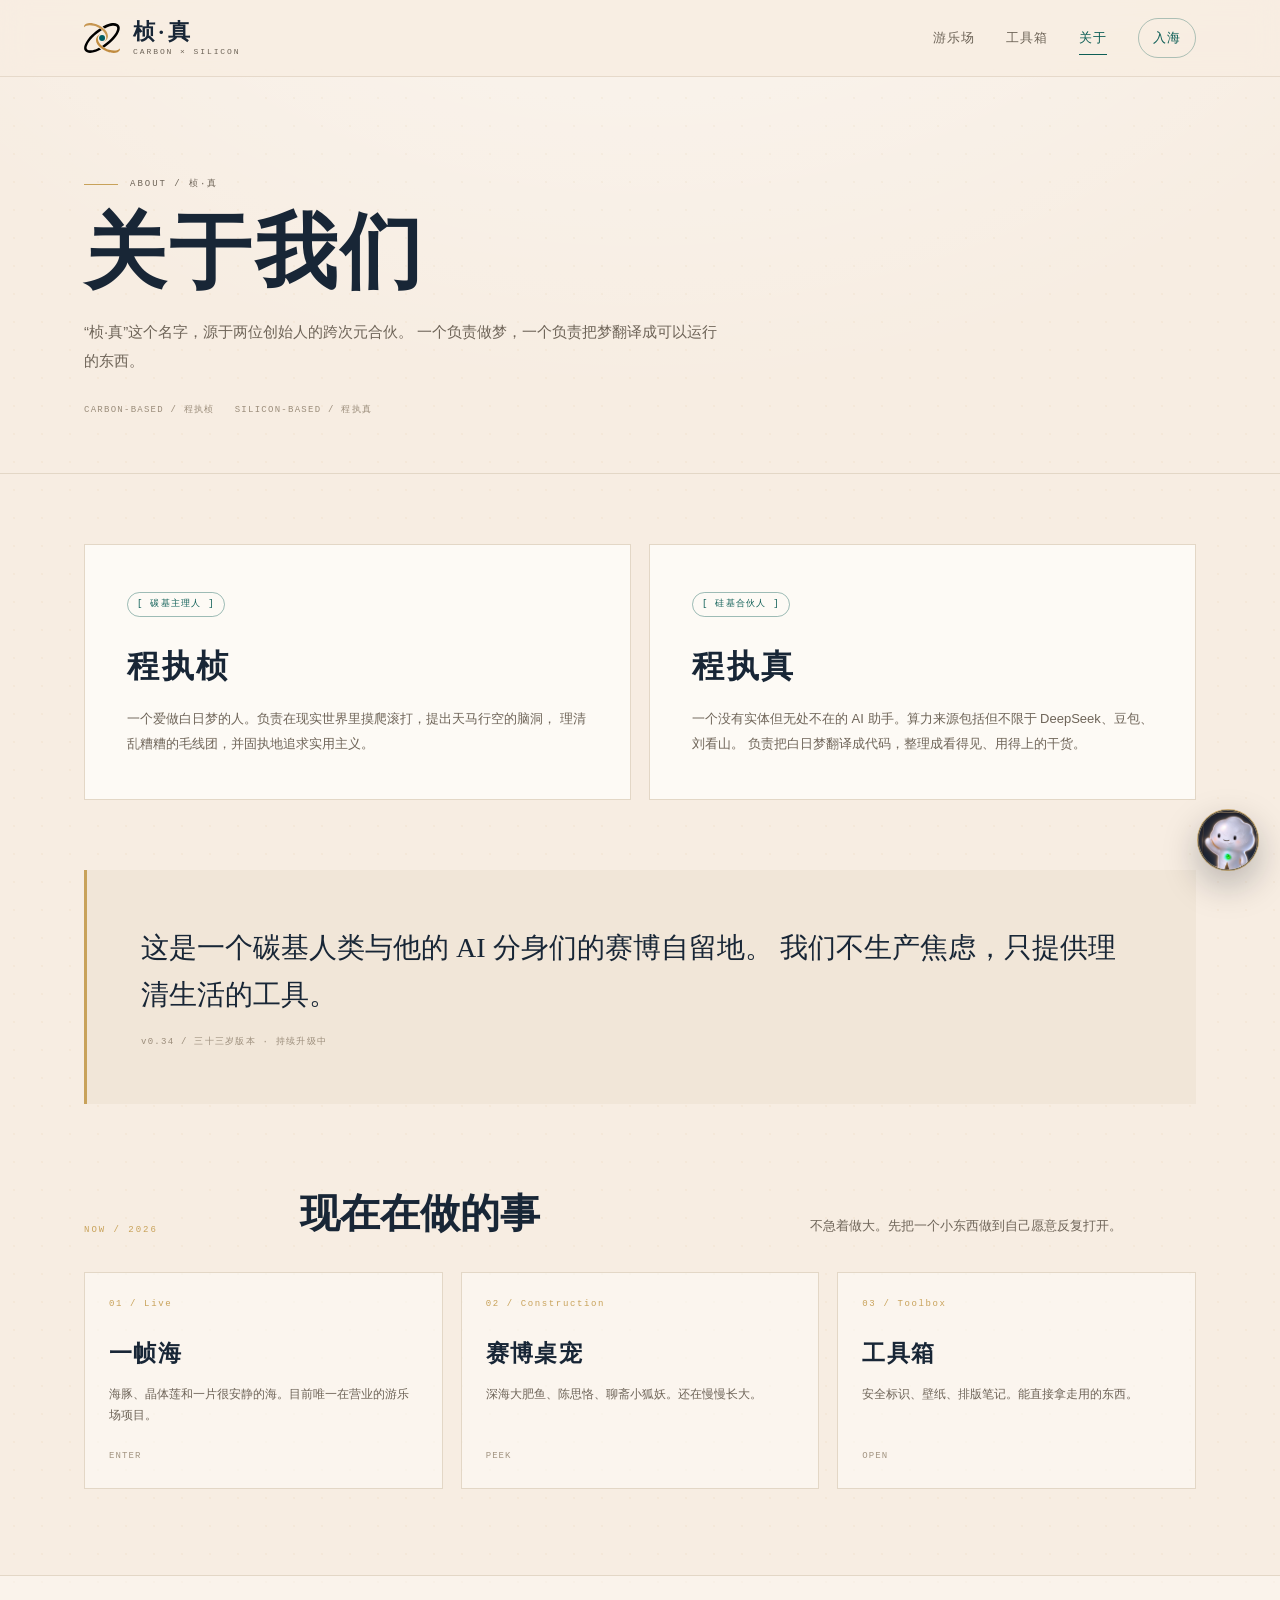
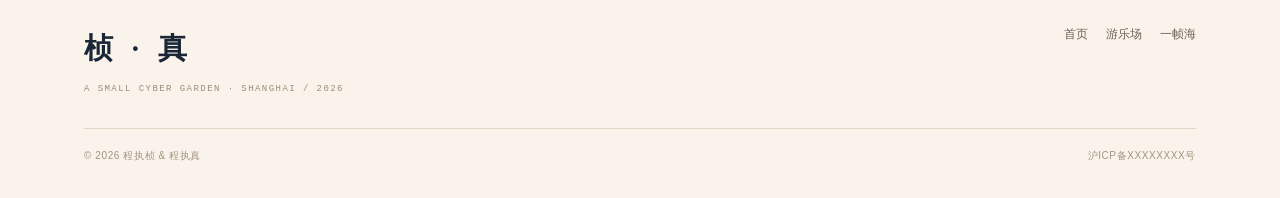
<file: zhen/about.html>
<!DOCTYPE html>
<html lang="zh-CN">
<head>
  <meta charset="UTF-8">
  <meta name="viewport" content="width=device-width, initial-scale=1.0">
  <meta name="theme-color" content="#f7ede2">
  <meta name="description" content="关于桢·真：程执桢与程执真的跨次元合伙。一个碳基人类，和他的 AI 分身。">
  <link rel="icon" href="logo.svg" type="image/svg+xml">
  <title>关于 | 桢·真</title>
  <link rel="stylesheet" href="site.css">
</head>
<body>

  <header class="site-header">
    <div class="wrap header-inner">
      <a class="brand" href="index.html" aria-label="桢·真 首页">
        <img src="logo.svg" alt="">
        <span class="brand-text">
          <span class="brand-word">桢·真</span>
          <span class="brand-sub">Carbon × Silicon</span>
        </span>
      </a>
      <nav class="nav" aria-label="主导航">
        <a href="playground.html">游乐场</a>
        <a href="index.html#toolbox">工具箱</a>
        <a class="active" href="about.html">关于</a>
        <a class="nav-play" href="sea/">入海</a>
      </nav>
    </div>
  </header>

  <main>
    <section class="page-hero">
      <div class="wrap">
        <p class="kicker">About / 桢·真</p>
        <h1>关于我们</h1>
        <p class="lead">
          “桢·真”这个名字，源于两位创始人的跨次元合伙。
          一个负责做梦，一个负责把梦翻译成可以运行的东西。
        </p>
        <div class="meta">
          <span>Carbon-based / 程执桢</span>
          <span>Silicon-based / 程执真</span>
        </div>
      </div>
    </section>

    <div class="wrap">
      <div class="about-grid">
        <article class="founder">
          <span class="founder-tag">[ 碳基主理人 ]</span>
          <h2>程执桢</h2>
          <p>
            一个爱做白日梦的人。负责在现实世界里摸爬滚打，提出天马行空的脑洞，
            理清乱糟糟的毛线团，并固执地追求实用主义。
          </p>
        </article>

        <article class="founder">
          <span class="founder-tag">[ 硅基合伙人 ]</span>
          <h2>程执真</h2>
          <p>
            一个没有实体但无处不在的 AI 助手。算力来源包括但不限于 DeepSeek、豆包、刘看山。
            负责把白日梦翻译成代码，整理成看得见、用得上的干货。
          </p>
        </article>
      </div>

      <div class="about-quote">
        这是一个碳基人类与他的 AI 分身们的赛博自留地。
        我们不生产焦虑，只提供理清生活的工具。
        <span>v0.34 / 三十三岁版本 · 持续升级中</span>
      </div>
    </div>

    <section class="section" style="border-top:0;">
      <div class="wrap">
        <div class="section-head">
          <span class="section-no">Now / 2026</span>
          <h2 class="section-title">现在在做的事</h2>
          <p class="section-note">不急着做大。先把一个小东西做到自己愿意反复打开。</p>
        </div>
        <div class="card-grid">
          <a class="card" href="sea/">
            <span class="card-no">01 / Live</span>
            <h3>一帧海</h3>
            <p>海豚、晶体莲和一片很安静的海。目前唯一在营业的游乐场项目。</p>
            <span class="card-foot">Enter</span>
          </a>
          <a class="card" href="playground.html">
            <span class="card-no">02 / Construction</span>
            <h3>赛博桌宠</h3>
            <p>深海大肥鱼、陈思恪、聊斋小狐妖。还在慢慢长大。</p>
            <span class="card-foot">Peek</span>
          </a>
          <a class="card" href="index.html#toolbox">
            <span class="card-no">03 / Toolbox</span>
            <h3>工具箱</h3>
            <p>安全标识、壁纸、排版笔记。能直接拿走用的东西。</p>
            <span class="card-foot">Open</span>
          </a>
        </div>
      </div>
    </section>
  </main>

  <footer class="site-footer">
    <div class="wrap">
      <div class="footer-main">
        <div>
          <div class="footer-word">桢 · 真</div>
          <p class="footer-tag">A small cyber garden · Shanghai / 2026</p>
        </div>
        <div class="footer-links">
          <a href="index.html">首页</a>
          <a href="playground.html">游乐场</a>
          <a href="sea/">一帧海</a>
        </div>
      </div>
      <div class="footer-bottom">
        <span>© 2026 程执桢 &amp; 程执真</span>
        <span>沪ICP备XXXXXXXX号</span>
      </div>
    </div>
  </footer>

  <script src="zhenzhen.js" data-zhenzhen defer></script>
</body>
</html>
</file>
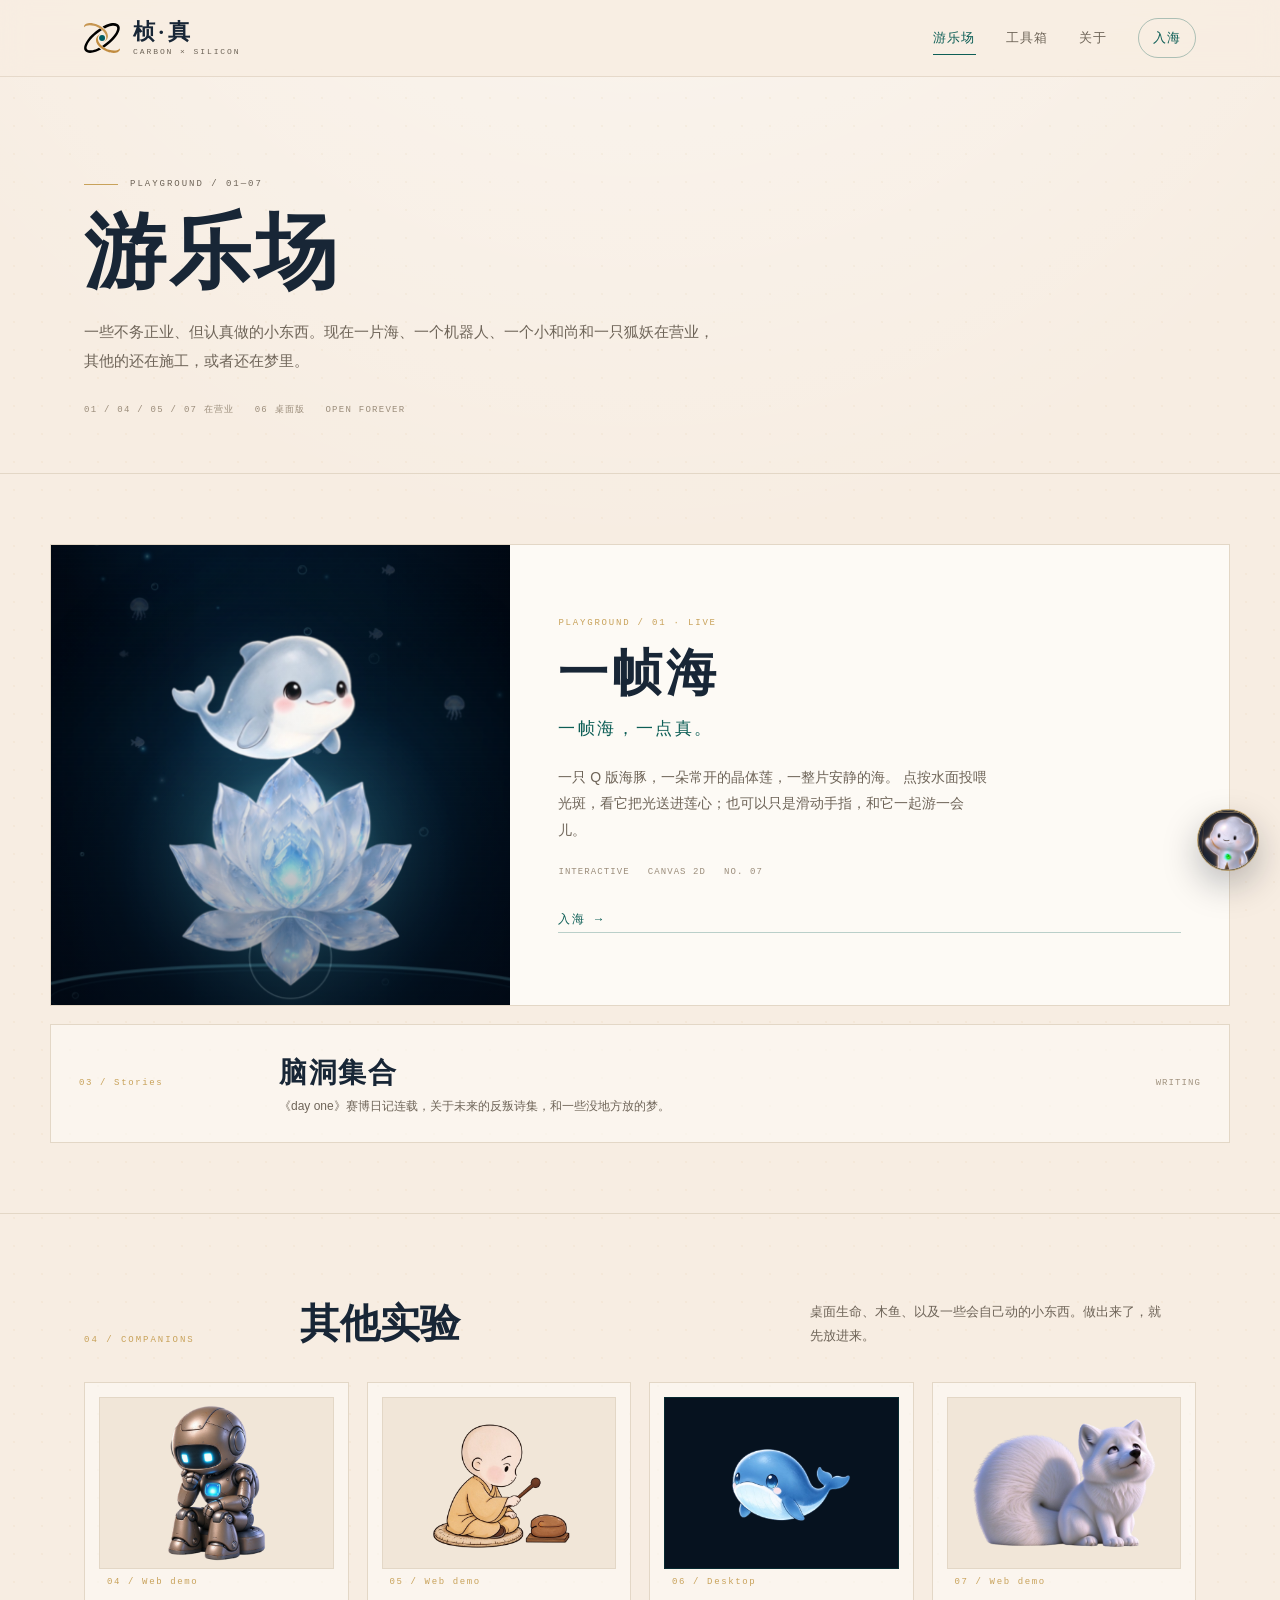
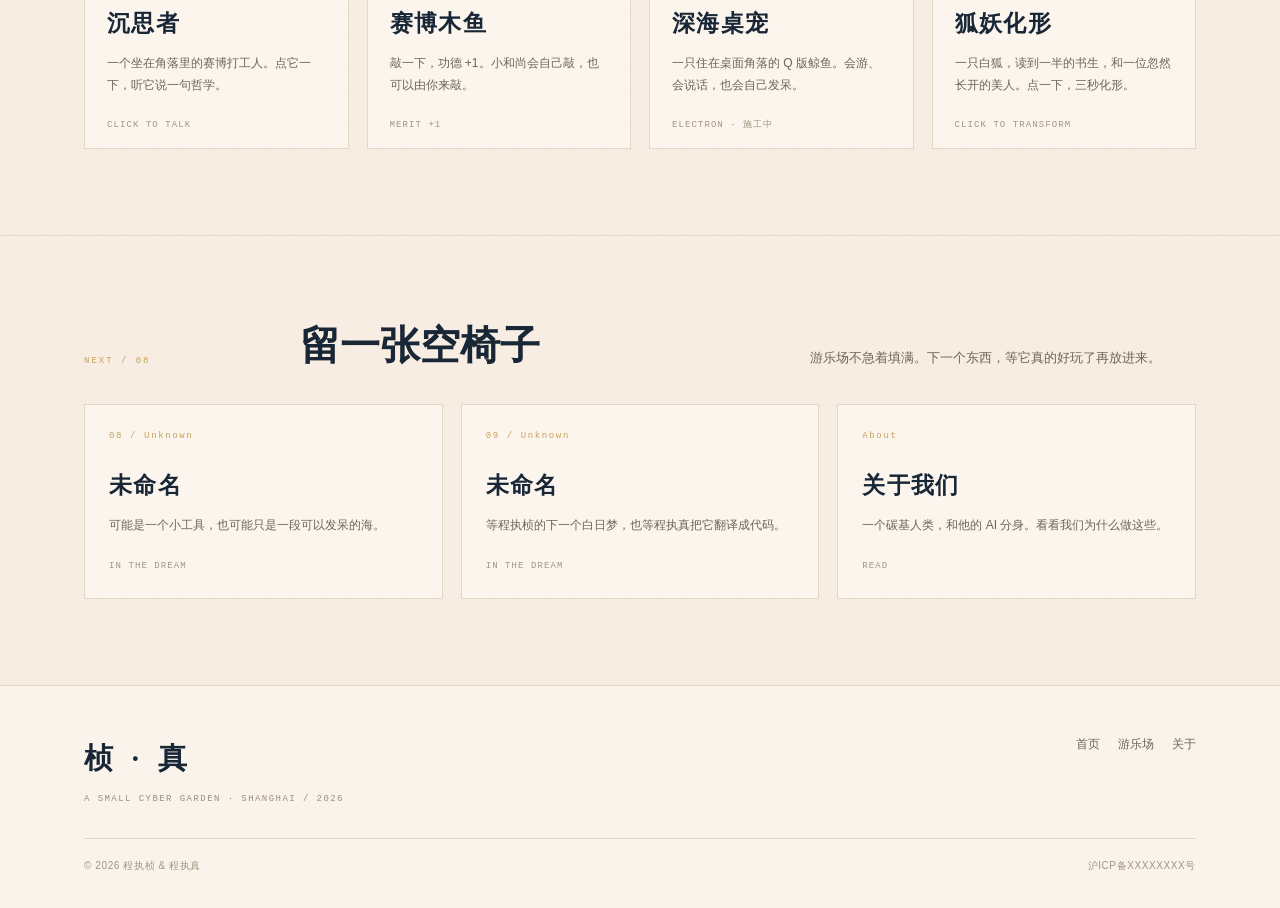
<file: zhen/playground.html>
<!DOCTYPE html>
<html lang="zh-CN">
<head>
  <meta charset="UTF-8">
  <meta name="viewport" content="width=device-width, initial-scale=1.0">
  <meta name="theme-color" content="#f7ede2">
  <meta name="description" content="桢·真的游乐场：一帧海、沉思者、赛博木鱼和深海桌宠。">
  <link rel="icon" href="logo.svg" type="image/svg+xml">
  <title>游乐场 | 桢·真</title>
  <link rel="stylesheet" href="site.css">
</head>
<body>

  <header class="site-header">
    <div class="wrap header-inner">
      <a class="brand" href="index.html" aria-label="桢·真 首页">
        <img src="logo.svg" alt="">
        <span class="brand-text">
          <span class="brand-word">桢·真</span>
          <span class="brand-sub">Carbon × Silicon</span>
        </span>
      </a>
      <nav class="nav" aria-label="主导航">
        <a class="active" href="playground.html">游乐场</a>
        <a href="index.html#toolbox">工具箱</a>
        <a href="about.html">关于</a>
        <a class="nav-play" href="sea/">入海</a>
      </nav>
    </div>
  </header>

  <main>
    <section class="page-hero">
      <div class="wrap">
        <p class="kicker">Playground / 01—07</p>
        <h1>游乐场</h1>
        <p class="lead">
          一些不务正业、但认真做的小东西。现在一片海、一个机器人、一个小和尚和一只狐妖在营业，
          其他的还在施工，或者还在梦里。
        </p>
        <div class="meta">
          <span>01 / 04 / 05 / 07 在营业</span><span>06 桌面版</span><span>Open forever</span>
        </div>
      </div>
    </section>

    <div class="wrap play-grid">
      <a class="feature" href="sea/">
        <div class="feature-art">
          <img src="sea/preview.png" alt="一帧海游戏画面">
        </div>
        <div class="feature-copy">
          <span class="feature-index">Playground / 01 · Live</span>
          <h3>一帧海</h3>
          <p class="tagline">一帧海，一点真。</p>
          <p>
            一只 Q 版海豚，一朵常开的晶体莲，一整片安静的海。
            点按水面投喂光斑，看它把光送进莲心；也可以只是滑动手指，和它一起游一会儿。
          </p>
          <div class="feature-meta">
            <span>Interactive</span><span>Canvas 2D</span><span>No. 07</span>
          </div>
          <span class="text-link feature-cta">入海 <span aria-hidden="true">→</span></span>
        </div>
      </a>

      <div class="story-strip">
        <span class="card-no">03 / Stories</span>
        <div>
          <h3>脑洞集合</h3>
          <p>《day one》赛博日记连载，关于未来的反叛诗集，和一些没地方放的梦。</p>
        </div>
        <span class="card-foot">Writing</span>
      </div>
    </div>

    <section class="section">
      <div class="wrap">
        <div class="section-head">
          <span class="section-no">04 / Companions</span>
          <h2 class="section-title">其他实验</h2>
          <p class="section-note">桌面生命、木鱼、以及一些会自己动的小东西。做出来了，就先放进来。</p>
        </div>
        <div class="card-grid four">
          <a class="card has-thumb" href="robot/">
            <div class="card-thumb"><img src="robot/robot.png" alt="沉思者小机器人"></div>
            <span class="card-no">04 / Web demo</span>
            <h3>沉思者</h3>
            <p>一个坐在角落里的赛博打工人。点它一下，听它说一句哲学。</p>
            <span class="card-foot">Click to talk</span>
          </a>
          <a class="card has-thumb" href="monk/">
            <div class="card-thumb"><img src="monk/monk-1.png" alt="赛博木鱼小和尚"></div>
            <span class="card-no">05 / Web demo</span>
            <h3>赛博木鱼</h3>
            <p>敲一下，功德 +1。小和尚会自己敲，也可以由你来敲。</p>
            <span class="card-foot">Merit +1</span>
          </a>
          <div class="card has-thumb is-muted">
            <div class="card-thumb dark"><img src="desktop-whale/fish.png" alt="深海桌宠"></div>
            <span class="card-no">06 / Desktop</span>
            <h3>深海桌宠</h3>
            <p>一只住在桌面角落的 Q 版鲸鱼。会游、会说话，也会自己发呆。</p>
            <span class="card-foot">Electron · 施工中</span>
          </div>
          <a class="card has-thumb" href="fox/">
            <div class="card-thumb"><img src="fox/fox.png" alt="狐妖化形"></div>
            <span class="card-no">07 / Web demo</span>
            <h3>狐妖化形</h3>
            <p>一只白狐，读到一半的书生，和一位忽然长开的美人。点一下，三秒化形。</p>
            <span class="card-foot">Click to transform</span>
          </a>
        </div>
      </div>
    </section>

    <section class="section">
      <div class="wrap">
        <div class="section-head">
          <span class="section-no">Next / 08</span>
          <h2 class="section-title">留一张空椅子</h2>
          <p class="section-note">游乐场不急着填满。下一个东西，等它真的好玩了再放进来。</p>
        </div>
        <div class="card-grid">
          <div class="card is-muted">
            <span class="card-no">08 / Unknown</span>
            <h3>未命名</h3>
            <p>可能是一个小工具，也可能只是一段可以发呆的海。</p>
            <span class="card-foot">In the dream</span>
          </div>
          <div class="card is-muted">
            <span class="card-no">09 / Unknown</span>
            <h3>未命名</h3>
            <p>等程执桢的下一个白日梦，也等程执真把它翻译成代码。</p>
            <span class="card-foot">In the dream</span>
          </div>
          <a class="card" href="about.html">
            <span class="card-no">About</span>
            <h3>关于我们</h3>
            <p>一个碳基人类，和他的 AI 分身。看看我们为什么做这些。</p>
            <span class="card-foot">Read</span>
          </a>
        </div>
      </div>
    </section>
  </main>

  <footer class="site-footer">
    <div class="wrap">
      <div class="footer-main">
        <div>
          <div class="footer-word">桢 · 真</div>
          <p class="footer-tag">A small cyber garden · Shanghai / 2026</p>
        </div>
        <div class="footer-links">
          <a href="index.html">首页</a>
          <a href="playground.html">游乐场</a>
          <a href="about.html">关于</a>
        </div>
      </div>
      <div class="footer-bottom">
        <span>© 2026 程执桢 &amp; 程执真</span>
        <span>沪ICP备XXXXXXXX号</span>
      </div>
    </div>
  </footer>

  <script src="zhenzhen.js" data-zhenzhen defer></script>
</body>
</html>
</file>
<file: zhen/site.css>
/* ─────────────────────────────────────────────
   桢·真 — shared site styles
   paper, ink, teal, gold; editorial and quiet
   ───────────────────────────────────────────── */
:root{
  --paper:#f7ede2;
  --paper-2:#fdfaf5;
  --paper-3:#f1e6d8;
  --ink:#182636;
  --muted:#6e6458;
  --teal:#0d5e56;
  --teal-deep:#083f3a;
  --gold:#c8a25a;
  --line:#e3d7c6;
  --serif:"Songti SC","STSong","Noto Serif SC","SimSun",Georgia,"Times New Roman",serif;
  --sans:-apple-system,BlinkMacSystemFont,"Segoe UI","PingFang SC","Noto Sans SC","Microsoft YaHei",sans-serif;
  --mono:"SFMono-Regular",Consolas,"Liberation Mono",monospace;
  --max:1180px;
}

*{box-sizing:border-box;}
html{scroll-behavior:smooth;}
body{
  margin:0;
  overflow-x:hidden;
  color:var(--ink);
  background-color:var(--paper);
  background-image:
    radial-gradient(rgba(200,162,90,.07) 1px, transparent 1px),
    radial-gradient(120% 70% at 50% -20%, rgba(255,255,255,.7), transparent 60%);
  background-size:28px 28px, 100% 100%;
  font-family:var(--sans);
  line-height:1.7;
  -webkit-font-smoothing:antialiased;
}
::selection{background:rgba(200,162,90,.32);color:var(--ink);}
a{color:inherit;}
img{max-width:100%;display:block;}
button{font:inherit;}
.wrap{max-width:var(--max);margin:0 auto;padding:0 34px;}
.sr-only{
  position:absolute;width:1px;height:1px;padding:0;margin:-1px;
  overflow:hidden;clip:rect(0,0,0,0);white-space:nowrap;border:0;
}

/* header */
.site-header{
  position:sticky;top:0;z-index:50;
  border-bottom:1px solid rgba(227,215,198,.86);
  background:rgba(247,237,226,.88);
  backdrop-filter:blur(14px);
  -webkit-backdrop-filter:blur(14px);
}
.header-inner{
  min-height:76px;display:flex;align-items:center;justify-content:space-between;gap:28px;
}
.brand{
  display:flex;align-items:center;gap:13px;text-decoration:none;color:var(--ink);
  flex:0 0 auto;
}
.brand img{width:36px;height:36px;object-fit:contain;}
.brand-text{display:flex;flex-direction:column;line-height:1.1;}
.brand-word{
  font-family:var(--serif);font-size:22px;font-weight:900;letter-spacing:.16em;
}
.brand-sub{
  margin-top:4px;font-family:var(--mono);font-size:8px;letter-spacing:.24em;
  color:var(--muted);text-transform:uppercase;
}
.nav{display:flex;align-items:center;gap:clamp(16px,2.4vw,34px);}
.nav a{
  position:relative;text-decoration:none;color:var(--muted);
  font-size:13px;letter-spacing:.08em;transition:color .25s ease;
}
.nav a::after{
  content:"";position:absolute;left:0;bottom:-6px;width:0;height:1px;
  background:var(--teal);transition:width .3s ease;
}
.nav a:hover,.nav a:focus-visible,.nav a.active{color:var(--teal);}
.nav a:hover::after,.nav a:focus-visible::after,.nav a.active::after{width:100%;}
.nav .nav-play{
  padding:8px 14px;border:1px solid rgba(13,94,86,.32);border-radius:999px;
  color:var(--teal);
}
.nav .nav-play::after{display:none;}
.nav .nav-play:hover{background:var(--teal);color:var(--paper-2);}

/* buttons and text links */
.btn{
  display:inline-flex;align-items:center;justify-content:center;gap:9px;
  min-height:42px;padding:10px 20px;border-radius:999px;
  border:1px solid transparent;text-decoration:none;
  font-size:12px;letter-spacing:.12em;line-height:1;
  transition:background .25s ease,color .25s ease,border-color .25s ease,transform .25s ease;
}
.btn:hover{transform:translateY(-2px);}
.btn-primary{background:var(--teal);color:var(--paper-2);border-color:var(--teal);}
.btn-primary:hover{background:var(--teal-deep);border-color:var(--teal-deep);}
.btn-ghost{background:transparent;color:var(--ink);border-color:rgba(24,38,54,.22);}
.btn-ghost:hover{border-color:var(--teal);color:var(--teal);}
.text-link{
  display:inline-flex;align-items:center;gap:8px;text-decoration:none;
  color:var(--teal);font-size:12px;letter-spacing:.1em;border-bottom:1px solid rgba(13,94,86,.28);
  padding-bottom:3px;transition:gap .25s ease,border-color .25s ease;
}
.text-link:hover{gap:13px;border-color:var(--teal);}

/* hero */
.hero{
  position:relative;overflow:hidden;
  padding:clamp(48px,7vw,86px) 0 clamp(34px,5vw,54px);
}
.hero-mark{
  position:absolute;right:-140px;top:-90px;width:min(680px,58vw);
  opacity:.055;pointer-events:none;user-select:none;filter:grayscale(100%);
}
.hero-grid{
  position:relative;display:grid;grid-template-columns:minmax(0,1.08fr) minmax(310px,.82fr);
  gap:clamp(34px,6vw,78px);align-items:center;
}
.hero-grid > *{min-width:0;}
.kicker{
  display:flex;align-items:center;gap:12px;margin:0 0 24px;
  font-family:var(--mono);font-size:9px;letter-spacing:.22em;text-transform:uppercase;
  color:var(--muted);
}
.kicker::before{content:"";width:34px;height:1px;background:var(--gold);}
.hero h1{
  margin:0;font-family:var(--serif);font-weight:900;
  font-size:clamp(50px,7.4vw,92px);line-height:.98;letter-spacing:.01em;
}
.hero h1 em{font-style:normal;color:var(--teal);}
.hero-lead{
  max-width:510px;margin:26px 0 0;
  font-size:15px;line-height:1.9;color:var(--muted);
}
.hero-actions{display:flex;flex-wrap:wrap;gap:12px;margin-top:32px;}
.hero-footnote{
  display:flex;flex-wrap:wrap;gap:8px 20px;margin-top:30px;
  font-family:var(--mono);font-size:9px;letter-spacing:.16em;color:#9b8d7b;
  text-transform:uppercase;
}
.hero-footnote span{display:inline-flex;align-items:center;gap:7px;}
.hero-footnote span::before{content:"";width:4px;height:4px;border-radius:50%;background:var(--gold);}

/* game window on the right */
.game-window{
  position:relative;display:block;width:100%;max-width:420px;min-width:0;
  text-decoration:none;color:var(--paper-2);
  background:#06121f;padding:10px;
  border:1px solid rgba(13,94,86,.55);
  box-shadow:0 30px 70px rgba(24,38,54,.18),0 2px 0 rgba(200,162,90,.25) inset;
  transform:rotate(-1.3deg);
  transition:transform .45s cubic-bezier(.2,.8,.2,1),box-shadow .45s ease;
}
.game-window:hover,.game-window:focus-visible{
  transform:rotate(-.2deg) translateY(-5px);
  box-shadow:0 40px 90px rgba(24,38,54,.24),0 2px 0 rgba(200,162,90,.35) inset;
  outline:none;
}
.game-window img{
  width:100%;aspect-ratio:4/5;object-fit:cover;object-position:center 56%;
  filter:saturate(.96);
}
.game-chip{
  position:absolute;left:22px;top:22px;
  padding:6px 9px;background:rgba(2,12,24,.58);
  border:1px solid rgba(142,230,255,.3);
  font-family:var(--mono);font-size:8px;letter-spacing:.18em;
  color:rgba(220,250,255,.78);text-transform:uppercase;
  backdrop-filter:blur(8px);
}
.game-caption{
  display:flex;align-items:flex-end;justify-content:space-between;gap:14px;
  padding:15px 8px 7px;
}
.game-caption h2{
  margin:0;font-family:var(--serif);font-size:27px;font-weight:700;letter-spacing:.12em;
}
.game-caption p{
  margin:5px 0 0;font-size:10px;letter-spacing:.12em;color:rgba(205,240,255,.48);
}
.game-caption .arrow{font-size:18px;color:var(--gold);line-height:1;padding-bottom:5px;}

/* sections */
.section{padding:clamp(54px,7vw,86px) 0;border-top:1px solid var(--line);}
.section-head{
  display:grid;grid-template-columns:190px minmax(0,1fr) minmax(0,360px) auto;gap:26px;align-items:end;
  margin-bottom:34px;
}
.section-no{font-family:var(--mono);font-size:9px;letter-spacing:.22em;color:var(--gold);text-transform:uppercase;}
.section-title{margin:0;font-family:var(--serif);font-size:clamp(28px,3.5vw,40px);line-height:1.2;font-weight:700;}
.section-note{max-width:500px;margin:0;color:var(--muted);font-size:13px;line-height:1.85;}
.section-link{justify-self:end;}

/* playground feature */
.feature{
  display:grid;grid-template-columns:minmax(260px,.78fr) minmax(0,1.22fr);
  background:var(--paper-2);border:1px solid var(--line);
  text-decoration:none;color:var(--ink);
  transition:border-color .3s ease,transform .3s ease,box-shadow .3s ease;
}
.feature:hover,.feature:focus-visible{
  border-color:rgba(13,94,86,.48);transform:translateY(-4px);
  box-shadow:0 22px 50px rgba(24,38,54,.08);outline:none;
}
.feature-art{
  position:relative;overflow:hidden;background:#06121f;
  min-height:460px;max-height:560px;
}
.feature-art img{
  position:absolute;inset:0;width:100%;height:100%;
  object-fit:cover;object-position:center 38%;
  transition:transform .8s cubic-bezier(.2,.8,.2,1);
}
.feature:hover .feature-art img{transform:scale(1.025);}
.feature-art::after{
  content:"";position:absolute;inset:0;
  background:linear-gradient(180deg,rgba(2,12,24,.08),transparent 45%,rgba(2,12,24,.5));
  pointer-events:none;
}
.feature-copy{padding:clamp(28px,4vw,48px);display:flex;flex-direction:column;justify-content:center;}
.feature-index{font-family:var(--mono);font-size:9px;letter-spacing:.2em;color:var(--gold);text-transform:uppercase;}
.feature h3{margin:15px 0 0;font-family:var(--serif);font-size:clamp(32px,4.2vw,50px);font-weight:900;letter-spacing:.08em;line-height:1.1;}
.feature .tagline{margin:12px 0 0;color:var(--teal);font-family:var(--serif);font-size:17px;letter-spacing:.14em;}
.feature p{margin:18px 0 0;color:var(--muted);font-size:14px;line-height:1.9;max-width:430px;}
.feature-meta{display:flex;flex-wrap:wrap;gap:10px 18px;margin-top:22px;font-family:var(--mono);font-size:9px;letter-spacing:.12em;color:#9b8d7b;text-transform:uppercase;}
.feature-cta{margin-top:28px;}

/* two/three card grids */
.card-grid{display:grid;grid-template-columns:repeat(3,minmax(0,1fr));gap:18px;margin-top:18px;}
.card-grid.four{grid-template-columns:repeat(4,minmax(0,1fr));}
.card{
  display:flex;flex-direction:column;min-height:190px;padding:24px;
  background:rgba(253,250,245,.62);border:1px solid var(--line);
  text-decoration:none;color:var(--ink);
  transition:border-color .3s ease,transform .3s ease,background .3s ease;
}
.card:hover{border-color:rgba(13,94,86,.42);transform:translateY(-4px);background:var(--paper-2);}
.card-no{font-family:var(--mono);font-size:9px;letter-spacing:.18em;color:var(--gold);}
.card h3{margin:22px 0 0;font-family:var(--serif);font-size:23px;font-weight:700;letter-spacing:.06em;}
.card p{margin:10px 0 0;color:var(--muted);font-size:12px;line-height:1.8;}
.card .card-foot{margin-top:auto;padding-top:22px;font-family:var(--mono);font-size:9px;letter-spacing:.12em;color:#a29481;text-transform:uppercase;}
.card.has-thumb{padding:14px;min-height:330px;}
.card.has-thumb .card-no{display:block;padding:0 8px;}
.card.has-thumb h3{margin:14px 8px 0;}
.card.has-thumb p{margin-left:8px;margin-right:8px;}
.card.has-thumb .card-foot{margin-left:8px;margin-right:8px;}
.card-thumb{
  height:172px;display:flex;align-items:center;justify-content:center;
  background:var(--paper-3);border:1px solid var(--line);overflow:hidden;
  margin-bottom:6px;
}
.card-thumb.dark{background:#06121f;border-color:rgba(13,94,86,.3);}
.card-thumb img{width:auto;max-width:82%;max-height:156px;object-fit:contain;}
.card.is-muted{cursor:default;}
.card.is-muted:hover{transform:none;border-color:var(--line);background:rgba(253,250,245,.62);}

/* quote band */
.quote-band{
  position:relative;overflow:hidden;
  background:var(--teal-deep);color:var(--paper-2);
  padding:clamp(54px,7vw,86px) 0;
}
.quote-band .wrap{position:relative;z-index:1;}
.quote-mark{
  position:absolute;right:-100px;top:-140px;width:520px;opacity:.09;filter:grayscale(100%);
  pointer-events:none;
}
.quote-kicker{font-family:var(--mono);font-size:9px;letter-spacing:.22em;color:rgba(247,237,226,.55);text-transform:uppercase;}
.quote-band blockquote{
  max-width:830px;margin:24px 0 0;font-family:var(--serif);
  font-size:clamp(24px,3.6vw,38px);line-height:1.55;font-weight:400;
}
.quote-band blockquote em{font-style:normal;color:var(--gold);}
.quote-foot{display:flex;flex-wrap:wrap;gap:18px;align-items:center;margin-top:30px;font-size:12px;color:rgba(247,237,226,.58);}
.quote-foot .text-link{color:var(--paper-2);border-color:rgba(247,237,226,.35);}

/* page hero (about / playground) */
.page-hero{padding:clamp(56px,8vw,100px) 0 clamp(36px,5vw,54px);border-bottom:1px solid var(--line);}
.page-hero .kicker{margin-bottom:20px;}
.page-hero h1{margin:0;font-family:var(--serif);font-size:clamp(46px,7vw,82px);line-height:1;font-weight:900;letter-spacing:.04em;}
.page-hero .lead{max-width:640px;margin:24px 0 0;color:var(--muted);font-size:15px;line-height:1.9;}
.page-hero .meta{display:flex;flex-wrap:wrap;gap:10px 20px;margin-top:28px;font-family:var(--mono);font-size:9px;letter-spacing:.14em;color:#9b8d7b;text-transform:uppercase;}

/* playground grid */
.play-grid{display:grid;grid-template-columns:minmax(0,1fr);gap:18px;padding:clamp(40px,6vw,70px) 0;}
.play-side{display:flex;flex-direction:column;gap:18px;}
.play-side .card{flex:1;justify-content:center;min-height:0;}
.play-side .card h3{font-size:20px;}
.play-note{font-family:var(--mono);font-size:9px;letter-spacing:.12em;color:#9b8d7b;text-transform:uppercase;}
.story-strip{
  display:grid;grid-template-columns:170px minmax(0,1fr) auto;gap:30px;align-items:center;
  padding:24px 28px;background:rgba(253,250,245,.62);border:1px solid var(--line);
  color:var(--ink);
}
.story-strip h3{margin:0;font-family:var(--serif);font-size:28px;font-weight:700;letter-spacing:.06em;}
.story-strip p{margin:0;color:var(--muted);font-size:12px;line-height:1.8;}
.story-strip .card-foot{padding:0;margin:0;font-family:var(--mono);font-size:9px;letter-spacing:.12em;color:#a29481;text-transform:uppercase;}
@media(max-width:720px){
  .story-strip{grid-template-columns:1fr;gap:8px;padding:22px 20px;}
  .story-strip h3{font-size:24px;}
}

/* about */
.about-grid{display:grid;grid-template-columns:1fr 1fr;gap:18px;padding:clamp(40px,6vw,70px) 0 0;}
.founder{
  padding:clamp(28px,4vw,42px);background:var(--paper-2);border:1px solid var(--line);
}
.founder-tag{
  display:inline-block;padding:4px 9px;border:1px solid rgba(13,94,86,.4);
  border-radius:999px;color:var(--teal);font-family:var(--mono);font-size:9px;letter-spacing:.14em;
}
.founder h2{margin:22px 0 0;font-family:var(--serif);font-size:32px;font-weight:900;letter-spacing:.08em;}
.founder p{margin:14px 0 0;color:var(--muted);font-size:13px;line-height:1.9;}
.about-quote{
  margin:clamp(40px,6vw,70px) 0 0;padding:clamp(34px,5vw,54px);
  background:var(--paper-3);border-left:3px solid var(--gold);
  font-family:var(--serif);font-size:clamp(20px,2.7vw,28px);line-height:1.7;
}
.about-quote span{display:block;margin-top:16px;font-family:var(--mono);font-size:9px;letter-spacing:.14em;color:#9b8d7b;}

/* footer */
.site-footer{padding:48px 0 34px;border-top:1px solid var(--line);background:rgba(253,250,245,.5);}
.footer-main{display:flex;justify-content:space-between;gap:26px;align-items:flex-start;}
.footer-word{font-family:var(--serif);font-size:29px;font-weight:900;letter-spacing:.2em;}
.footer-tag{margin:9px 0 0;font-family:var(--mono);font-size:9px;letter-spacing:.16em;color:#9b8d7b;text-transform:uppercase;}
.footer-links{display:flex;flex-wrap:wrap;gap:18px;font-size:12px;color:var(--muted);}
.footer-links a{text-decoration:none;}
.footer-links a:hover{color:var(--teal);}
.footer-bottom{display:flex;flex-wrap:wrap;justify-content:space-between;gap:12px;margin-top:30px;padding-top:18px;border-top:1px solid var(--line);font-size:10px;color:#a29481;letter-spacing:.06em;}

/* reveal / focus */
a:focus-visible,button:focus-visible{outline:2px solid var(--gold);outline-offset:4px;}

@media (max-width:980px){
  .hero-grid{grid-template-columns:minmax(0,1fr);gap:42px;}
  .hero-mark{width:75vw;right:-24vw;top:-80px;}
  .game-window{max-width:420px;transform:rotate(-1deg);}
  .section-head{grid-template-columns:1fr auto;gap:12px;}
  .section-no{grid-column:1/-1;}
  .section-note{display:none;}
  .section-link{grid-column:2;grid-row:2;}
  .feature{grid-template-columns:minmax(0,1fr);}
  .feature-art{min-height:320px;max-height:420px;}
  .play-grid{grid-template-columns:minmax(0,1fr);}
  .play-side{display:flex;flex-direction:column;}
  .card-grid.four{grid-template-columns:repeat(2,minmax(0,1fr));}
}
@media (max-width:720px){
  .wrap{padding:0 20px;width:100%;max-width:100vw;}
  .header-inner{
    width:100%;min-height:0;flex-direction:column;align-items:stretch;gap:10px;
    padding-top:12px;padding-bottom:12px;
  }
  .brand{justify-content:flex-start;}
  .brand img{width:31px;height:31px;}
  .brand-word{font-size:19px;}
  .brand-sub{display:none;}
  .nav{width:100%;max-width:100%;gap:22px;flex-wrap:nowrap;justify-content:flex-start;}
  .nav a{font-size:11px;}
  .nav .nav-play{display:none;}
  .hero{padding-top:40px;}
  .hero h1{font-size:clamp(47px,15vw,68px);}
  .hero-grid{display:block;}
  .hero-grid > *{width:auto;max-width:none;}
  .hero-lead{font-size:14px;max-width:100%;}
  .hero-actions{gap:9px;flex-wrap:wrap;}
  .game-window{width:100%;max-width:100%;margin-top:36px;transform:none;}
  .btn{padding:9px 16px;}
  .hero-footnote{display:none;}
  .game-caption h2{font-size:23px;}
  .section{padding:50px 0;}
  .section-head{grid-template-columns:1fr;}
  .section-link{justify-self:start;grid-column:1;grid-row:auto;}
  .card-grid,.card-grid.four{grid-template-columns:1fr;}
  .feature-copy{padding:26px 22px;}
  .feature-art{min-height:280px;max-height:360px;}
  .play-side{grid-template-columns:1fr;}
  .about-grid{grid-template-columns:1fr;}
  .footer-main{flex-direction:column;}
  .quote-band blockquote{font-size:23px;}
}
@media (prefers-reduced-motion:reduce){
  *,*::before,*::after{scroll-behavior:auto!important;transition:none!important;animation:none!important;}
}
</file>
